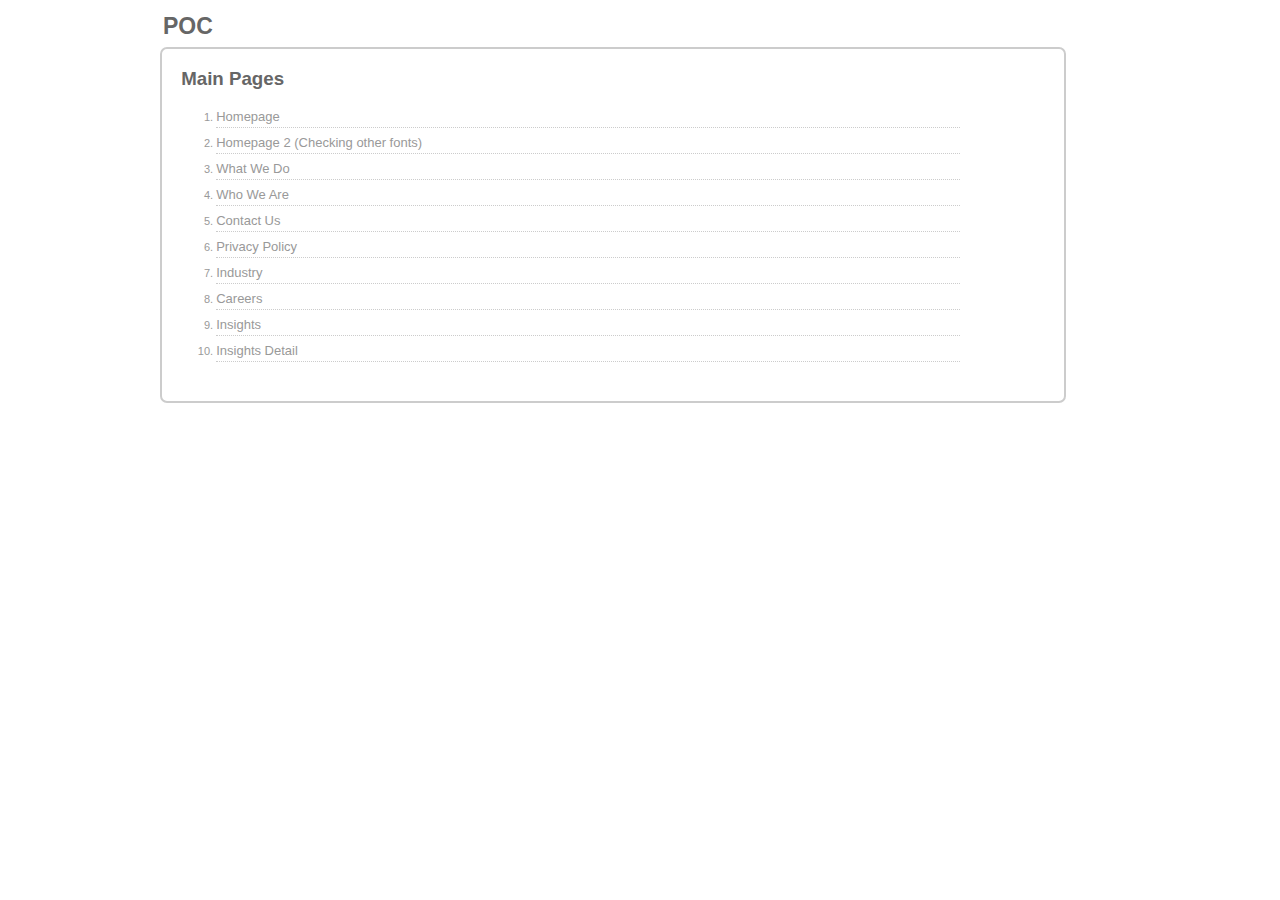
<file: index.html>
<!DOCTYPE html>
<html lang="en">
  <head>
    <meta http-equiv="Content-Type" content="text/html; charset=UTF-8">
    <meta name="viewport" content="width=device-width, initial-scale=1, maximum-scale=1">
    <link rel="icon" type="image/x-icon" href="images/favicon.ico">
    <title>POC</title>
    <style>
      body {
        font-family: Arial, Helvetica, sans-serif;
      }

      .mid_pannel {
        width: 960px;
        margin-right: auto;
        margin-left: auto;
      }

      .pnlleftone {
        float: left;
        width: 100%;
        margin-right: 1%;
      }

      .headingmainaprov {
        width: 100%;
        float: left;
        font-size: 23px;
        text-transform: uppercase;
        color: #666;
        margin: 5px 3px 7px 3px;
        font-weight: bold;
      }

      .panlrittwo {
        float: left;
        width: 49px;
      }

      .pnl_list_main {
        width: 90%;
        float: left;
        border: solid 2px #ccc;
        border-radius: 7px;
        padding: 2%;
      }

      .pnl_list_main ol {
        margin: 0px 3px 20px 35px;
        padding: 0px;
      }

      .pnl_list_main ol li {
        width: 90%;
        font-size: 11px;
        color: #999;
        text-decoration: none;
        margin-bottom: 7px;
        border-bottom: dotted 1px #ccc;
        padding-bottom: 3px;
      }

      .pnl_list_main ol li a {
        font-size: 13px;
        color: #999;
        text-decoration: none;
        width: 100%;
      }

      .pnl_list_main ol li a:hover {
        color: #333;
        text-decoration: underline;
      }

      .pageheading {
        font-size: 14px;
        float: left;
        color: #666;
        margin: 5px 5px 7px 5px;
        width: 100%;
        text-transform: uppercase;
      }

      .pageheading2 {
        font-size: 14px;
        float: left;
        color: #666;
        margin: 9px 5px 7px -29px;
        width: 100%;
        text-transform: uppercase;
      }

      .pageheading3 {
        font-size: 14px;
        float: left;
        color: #666;
        margin: 9px 5px 0px -29px;
        width: 100%;
        text-transform: uppercase;
      }

      h3 {
        color: #666666;
        text-transform: capitalize;
        margin-top: 0;
      }
    </style>
  </head>

  <body>
    <div class="mid_pannel">
      <div class="pnlleftone">
        <div class="headingmainaprov">POC</div>
        <div class="pnl_list_main">

          <h3>Main Pages</h3>
          <ol type="1">
            <li><a href="homepage.html" target="_blank">Homepage</a></li>
            <li><a href="homepage-2.html" target="_blank">Homepage 2 (Checking other fonts)</a></li>
            <li><a href="what-we-do.html" target="_blank">What We Do</a></li>
            <li><a href="who-we-are.html" target="_blank">Who We Are</a></li>
            <li><a href="contact-us.html" target="_blank">Contact Us</a></li>
            <li><a href="privacy-policy.html" target="_blank">Privacy Policy</a></li>
            <li><a href="industry.html" target="_blank">Industry</a></li>
            <li><a href="careers.html" target="_blank">Careers</a></li>
            <li><a href="insights.html" target="_blank">Insights</a></li>
            <li><a href="insights-detail.html" target="_blank">Insights Detail</a></li>
          </ol>
        </div>
      </div>
    </div>
  </body>

</html>
</file>
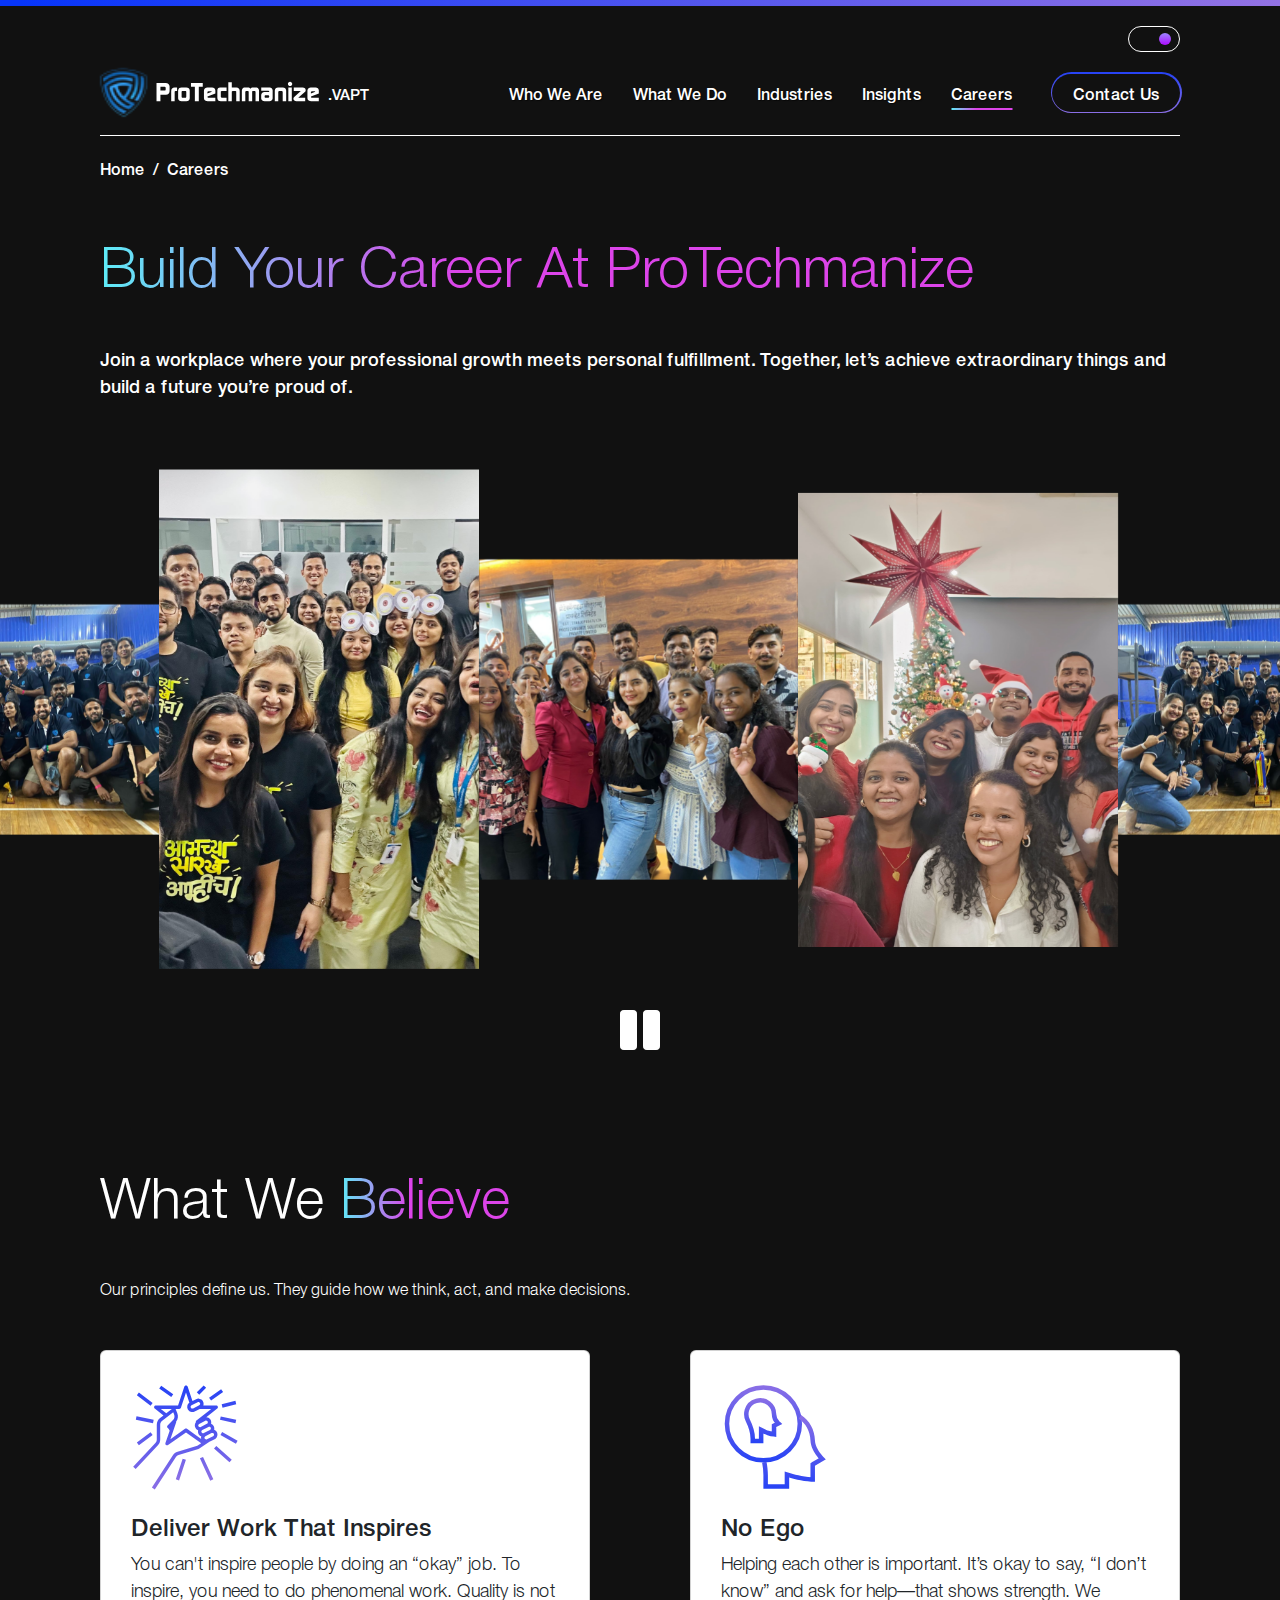
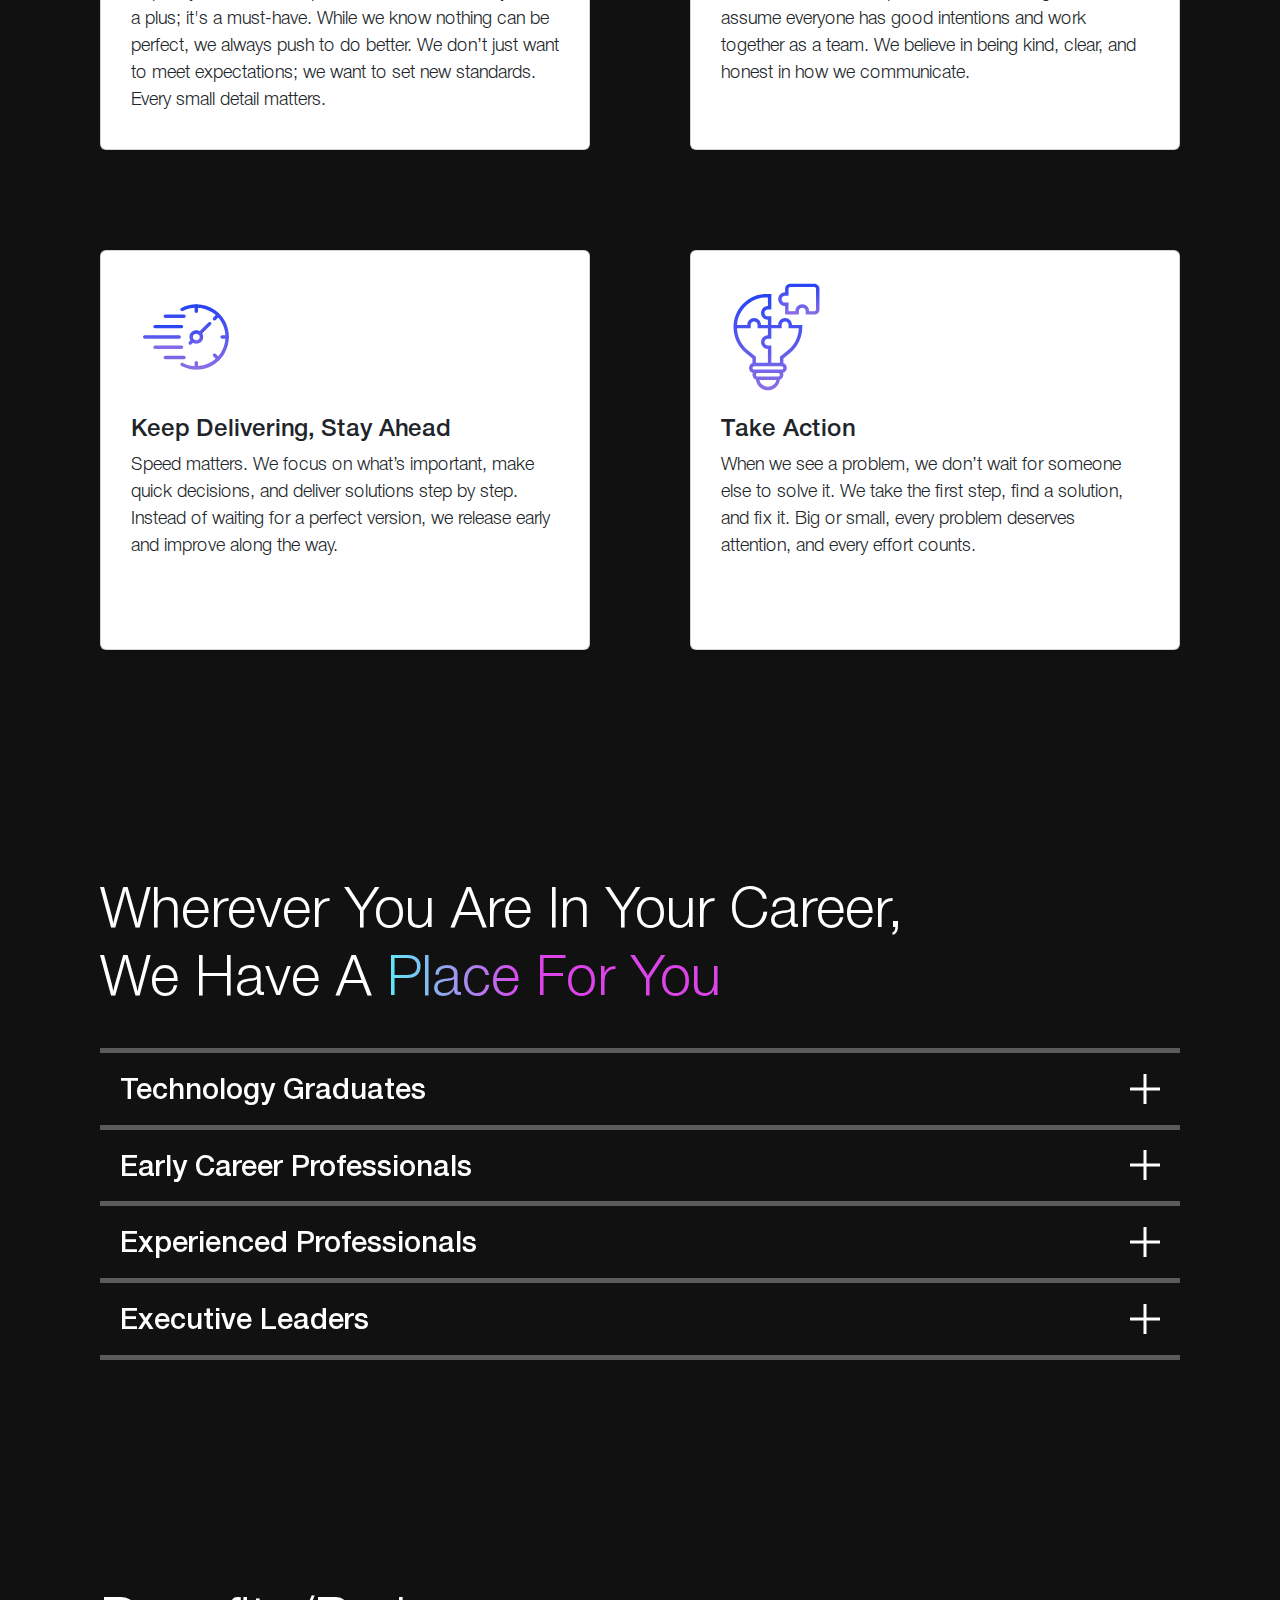
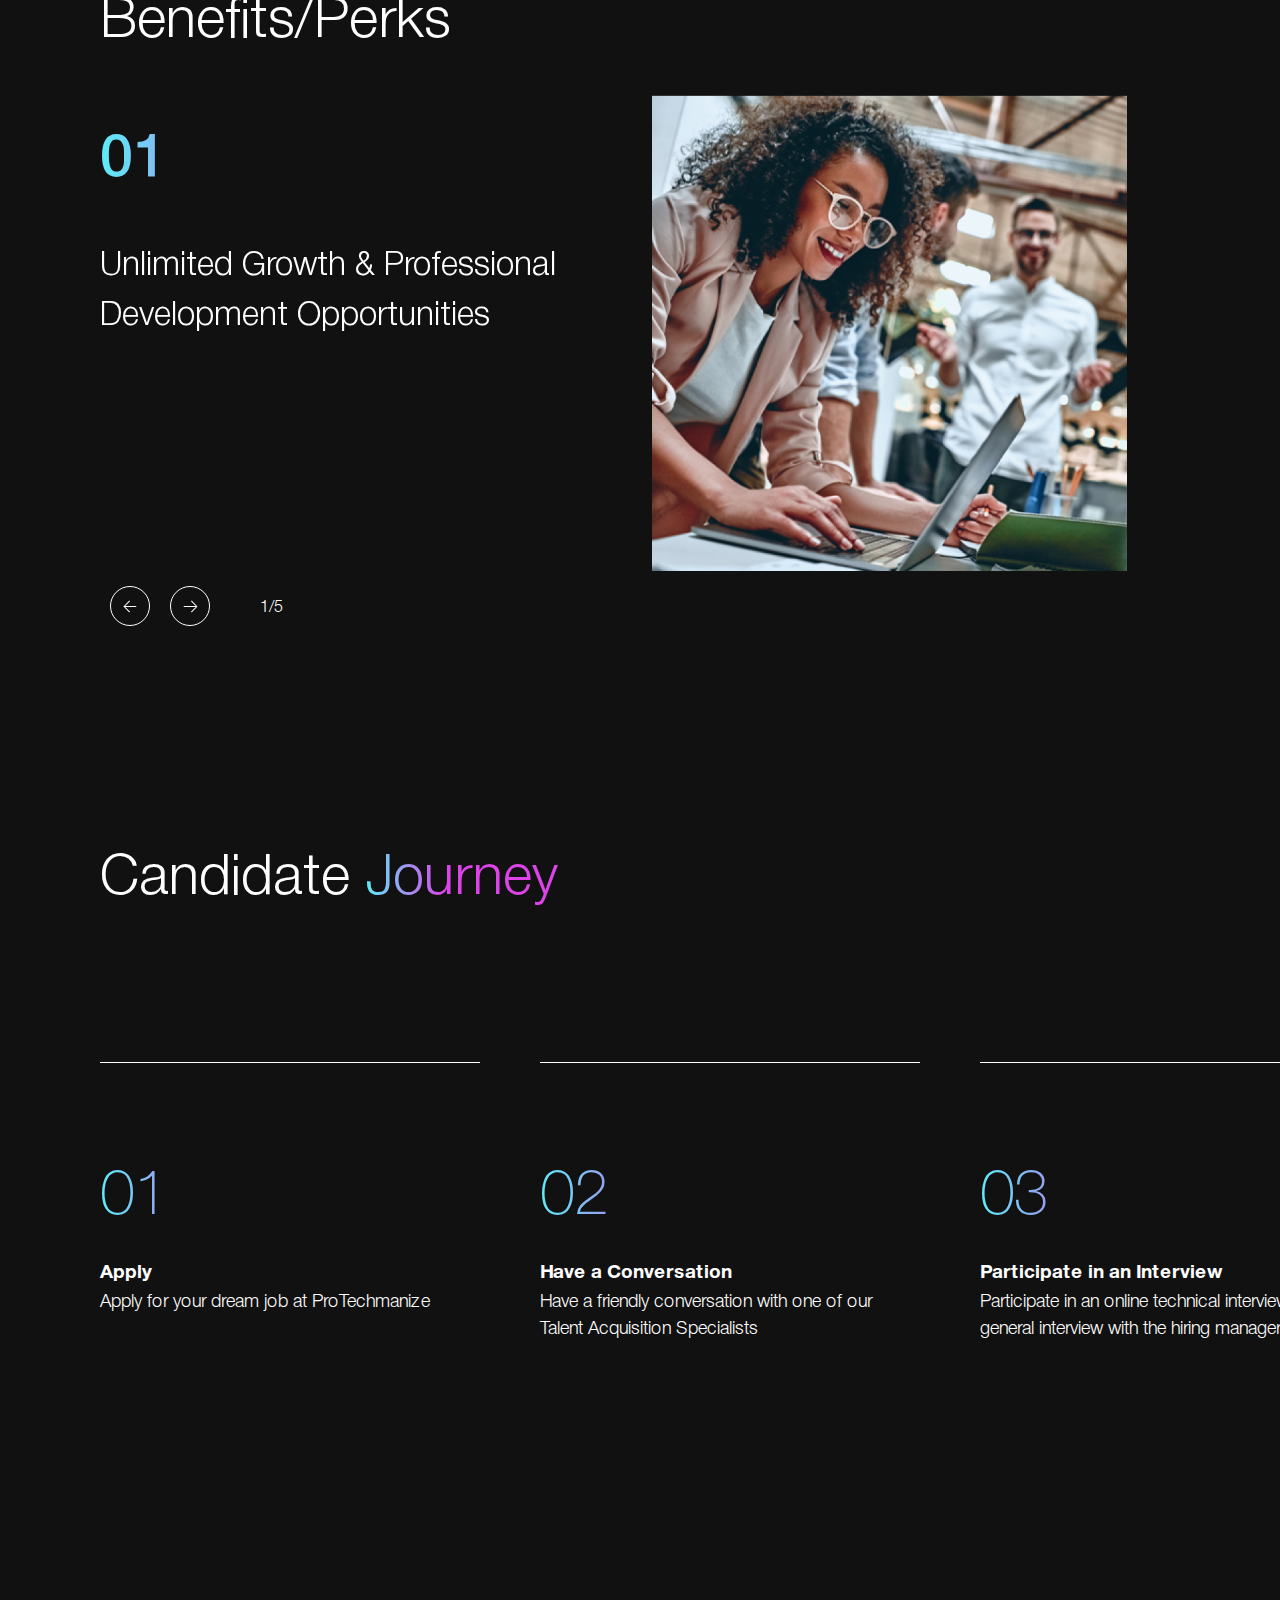
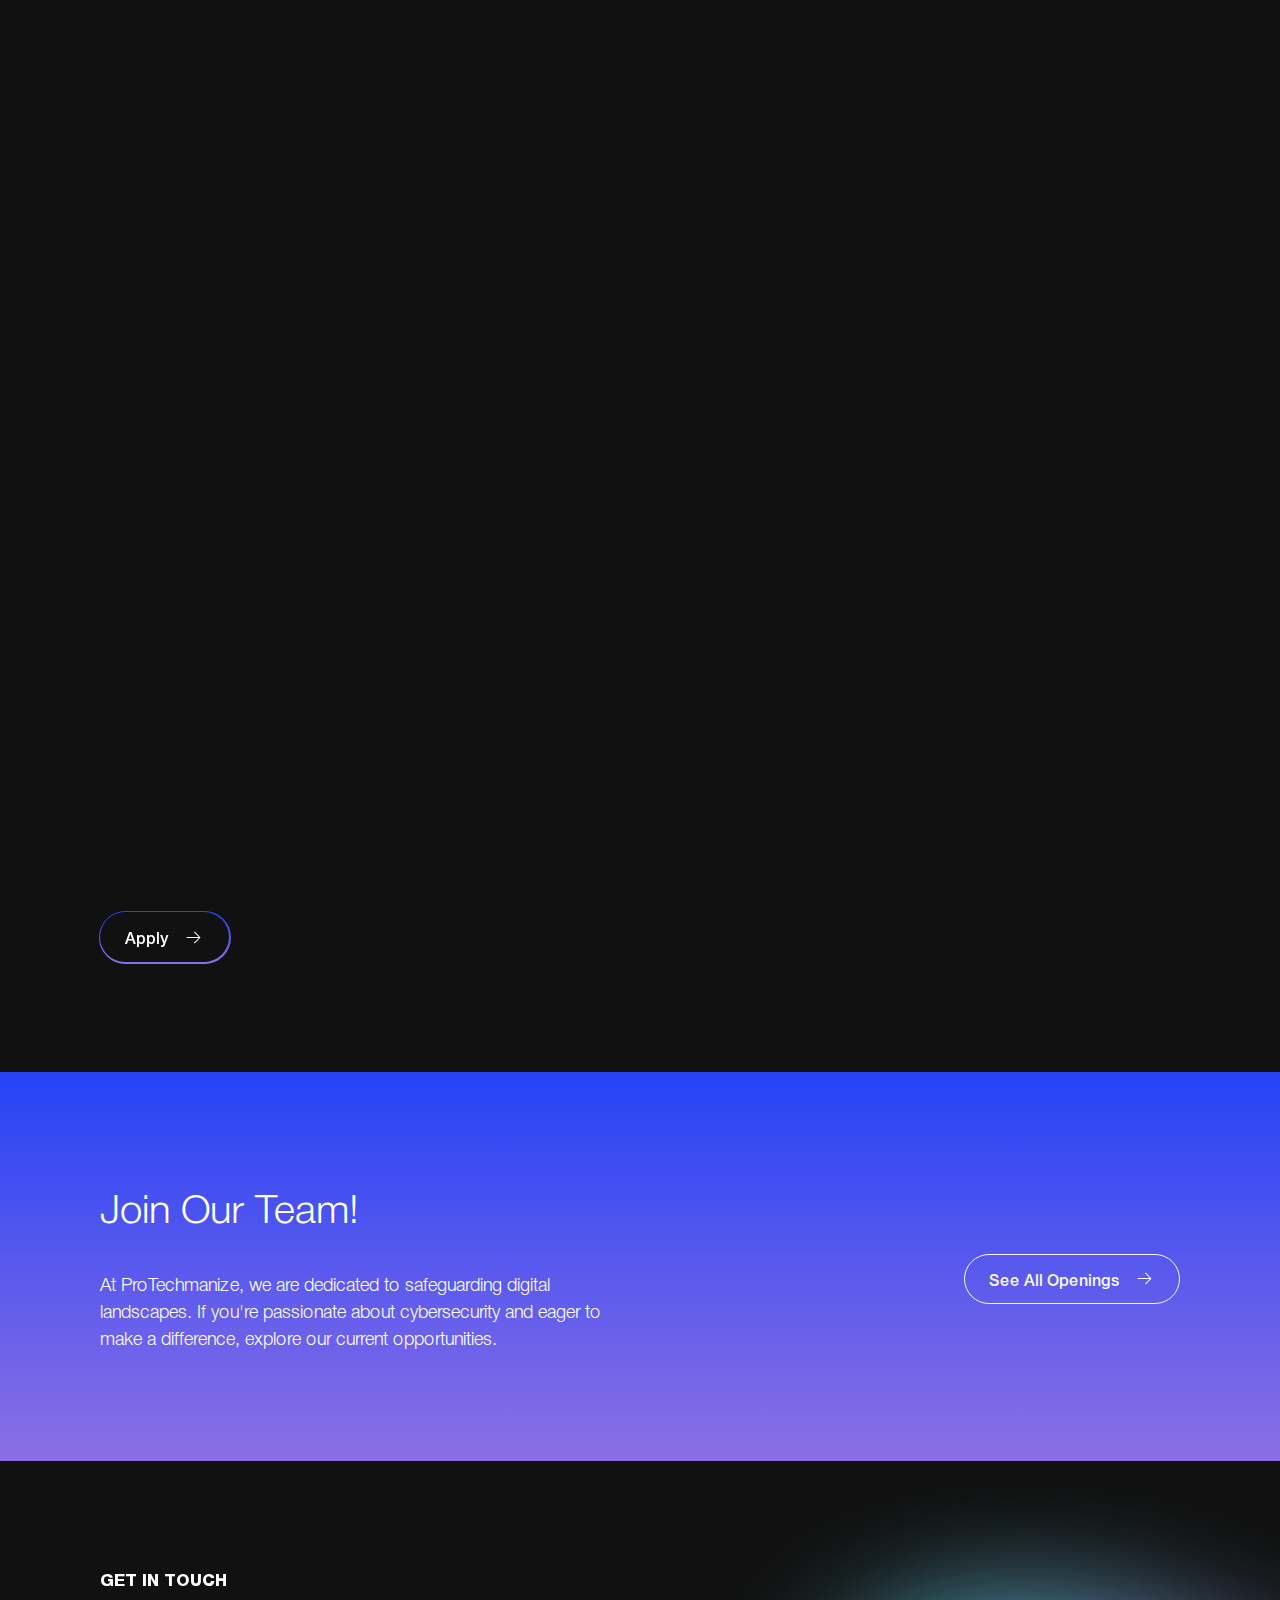
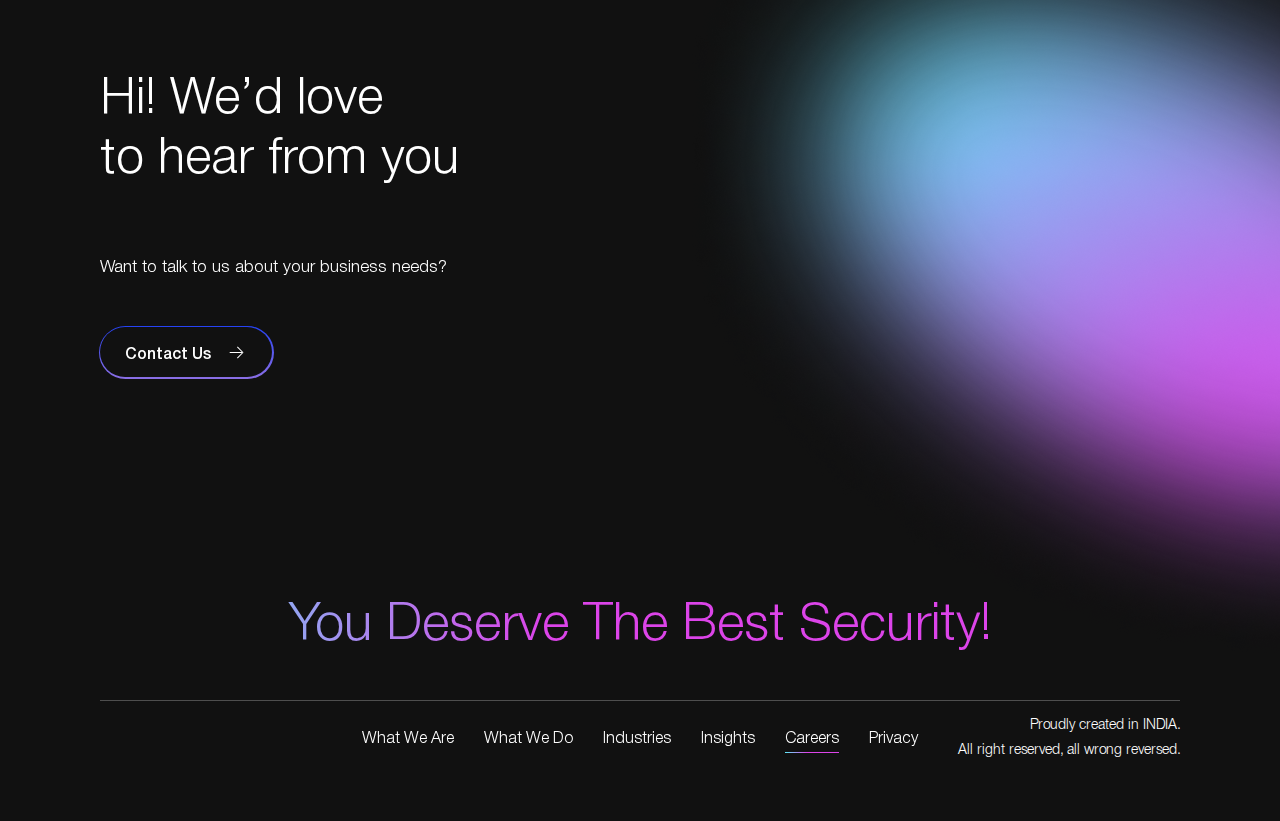
<file: careers.html>
<!DOCTYPE html>
<html lang="en" data-theme="dark">

<head>
  <meta charset="utf-8">
  <meta http-equiv="X-UA-Compatible" content="IE=edge">
  <meta name="viewport" content="width=device-width, initial-scale=1, maximum-scale=1">
  <link rel="shortcut icon" href="#">
  <title>ProTechmanize</title>
  <link rel="stylesheet" href="css/bootstrap.min.css">
  <link rel="stylesheet" href="css/owl.carousel.min.css">
  <link rel="stylesheet" href="css/owl.theme.default.min.css">
  <link rel="stylesheet" href="css/style.css">
  <script src="js/onload.js"></script>
</head>

<body>
  <!-- header -->
  <div class="header__wrap">
    <div class="header-line"></div>
    <div class="container-fluid">
      <!-- header top -->
      <div class="header__top">
        <!-- <div class="input-group search-group">
          <img src="images/icons/search-normal.svg" class="img-fluid" alt="" loading="lazy">
          <input type="text" class="form-control" placeholder="Search...">
          <button class="btn p-1" id="close-search-grp"><img src="images/icons/cross.svg" class="img-fluid"
              alt=""></button>
        </div>
        <div class="input-group country-select">
          <img src="images/icons/global.svg" class="img-fluid" alt="" loading="lazy">
          <select class="form-select">
            <option disabled>Country</option>
            <option value="1" selected>India</option>
            <option value="2">Australia</option>
            <option value="2">Africa</option>
          </select>
        </div> -->
        <label class="theme-switch">
          <input type="checkbox" hidden>
          <span class="slider"></span>
        </label>
      </div>
      <!-- /header top -->
      <!-- main header -->
      <header class="header">
        <nav class="navbar navbar-expand-lg navbar-dark">
          <div class="logo navbar-brand">
            <a href="homepage.html" class="d-block">
              <img src="images/logo/main-logo.svg" class="img-fluid dark-theme-logo" alt="" loading="eager">
              <img src="images/logo/main-logo-light.svg" class="img-fluid light-theme-logo" alt="" loading="eager">
            </a>
            <div class="logo-text">
              <span>
                .VAPT <br>
                .Network Security <br>
                .Cloud Security <br>
                .GRC <br>
                .SOC <br>
                .VAPT <br>
              </span>
            </div>
          </div>
          <div class="header__actions">
            <!-- <button class="btn p-1" id="search-btn"><img src="images/icons/search-normal.svg" class="img-fluid" alt=""
                loading="lazy"></button> -->
            <button class="navbar-toggler" type="button" data-bs-toggle="collapse" data-bs-target="#navbarNav"
              aria-controls="navbarNav" aria-expanded="false" aria-label="Toggle navigation">
              <span class="bar"></span>
              <span class="bar"></span>
              <span class="bar"></span>
            </button>
            <div class="search-box">
              <input type="text" class="form-control" placeholder="Search Here....">
              <button class="btn p-1" id="close-search-box"><img src="images/icons/cross.svg" class="img-fluid"
                  alt=""></button>
            </div>
          </div>

          <div class="collapse navbar-collapse" id="navbarNav">
            <div class="navbar-collapse__content">
              <ul class="navbar-nav">
                <li class="nav-item">
                  <a class="nav-link" href="who-we-are.html">Who We Are</a>
                </li>
                <li class="nav-item">
                  <a class="nav-link" href="what-we-do.html">What We Do</a>
                </li>
                <li class="nav-item">
                  <a class="nav-link" href="industry.html">Industries</a>
                </li>
                <li class="nav-item">
                  <a class="nav-link" href="insights.html">Insights</a>
                </li>
                <li class="nav-item">
                  <a class="nav-link active" href="careers.html">Careers</a>
                </li>
              </ul>
              <div class="contact-us">
                <a href="contact-us.html" class="btn btn-link">Contact Us</a>
              </div>
            </div>
            <div class="mobile-only-action">
              <!-- <div class="input-group country-select">
                <img src="images/icons/global.svg" class="img-fluid" alt="" loading="lazy">
                <select class="form-select">
                  <option disabled>Country</option>
                  <option value="1" selected>India</option>
                </select>
              </div> -->
              <div></div>
              <label class="theme-switch-2">
                <input type="checkbox" hidden>
                <span class="slider"></span>
              </label>
            </div>
          </div>
        </nav>
      </header>
      <!-- /main header -->
    </div>
  </div>

  <!-- careers -->
  <div class="careers">
    <!-- breadcrumb -->
    <div class="container-fluid">
      <nav aria-label="breadcrumb">
        <ol class="breadcrumb">
          <li class="breadcrumb-item"><a href="homepage.html">Home</a></li>
          <li class="breadcrumb-item active" aria-current="page">Careers</li>
        </ol>
      </nav>
    </div>

    <!-- inner-page-banner -->
    <section class="inner-page-banner">
      <div class="container-fluid">
        <div class="inner-page-banner__top">
          <h2 class="inner-page-title mb-5"><span>Build Your Career At ProTechmanize</span>
          </h2>
          <p>Join a workplace where your professional growth meets personal fulfillment. Together, let’s achieve
            extraordinary things and build a future you’re proud of.</p>
        </div>
      </div>
      <div class="career-banner-carosuel owl-carousel owl-theme">
        <div class="item">
          <img src="images/banner/carosuel/career-banner-1.png" class="img-fluid" alt="">
        </div>
        <div class="item">
          <img src="images/banner/carosuel/career-banner-2.png" class="img-fluid" alt="">
        </div>
        <div class="item">
          <img src="images/banner/carosuel/career-banner-3.png" class="img-fluid" alt="">
        </div>
        <div class="item">
          <img src="images/banner/carosuel/career-banner-4.png" class="img-fluid" alt="">
        </div>
      </div>
      <div class="career-banner-carosuel__actions">
        <button class="btn" id="playpausebtn"><img src="images/icons/pause.svg" class="img-fluid" alt=""></button>
      </div>
    </section>

    <!-- what-we-believe -->
    <section class="what-we-believe">
      <div class="container-fluid">
        <h2 class="inner-page-title mb-5">What We <span>Believe</span>
        </h2>
        <p>Our principles define us. They guide how we think, act, and make decisions.</p>
        <ul class="list-unstyled mb-0">
          <li>
            <div class="card">
              <div class="card-body">
                <img src="images/careers/inspire.svg" class="img-fluid" alt="" loading="lazy">
                <h4>Deliver Work That Inspires</h4>
                <p>You can't inspire people by doing an “okay” job. To inspire, you need to do phenomenal work. Quality
                  is not a plus; it's a must-have. While we know nothing can be perfect, we always push to do better. We
                  don’t just want to meet expectations; we want to set new standards. Every small detail matters.</p>
              </div>
            </div>
          </li>
          <li>
            <div class="card">
              <div class="card-body">
                <img src="images/careers/no-ego.svg" class="img-fluid" alt="" loading="lazy">
                <h4>No Ego</h4>
                <p>Helping each other is important. It’s okay to say, “I don’t know” and ask for help—that shows
                  strength. We assume everyone has good intentions and work together as a team. We believe in being
                  kind, clear, and honest in how we communicate.</p>
              </div>
            </div>
          </li>
          <li>
            <div class="card">
              <div class="card-body">
                <img src="images/careers/stay-ahead.svg" class="img-fluid" alt="" loading="lazy">
                <h4>Keep Delivering, Stay Ahead</h4>
                <p>Speed matters. We focus on what’s important, make quick decisions, and deliver solutions step by
                  step. Instead of waiting for a perfect version, we release early and improve along the way.</p>
              </div>
            </div>
          </li>
          <li>
            <div class="card">
              <div class="card-body">
                <img src="images/careers/take-action.svg" class="img-fluid" alt="" loading="lazy">
                <h4>Take Action</h4>
                <p>When we see a problem, we don’t wait for someone else to solve it. We take the first step, find a
                  solution, and fix it. Big or small, every problem deserves attention, and every effort counts.</p>
              </div>
            </div>
          </li>
        </ul>
      </div>
    </section>

    <!-- place-for-you -->
    <section class="place-for-you">
      <div class="container-fluid">
        <h2 class="inner-page-title mb-5">Wherever You Are in Your Career, <br>We Have a <span>Place for You</span>
        </h2>
        <div class="accordion" id="careersAccordion">
          <div class="accordion-item">
            <h2 class="accordion-header">
              <button class="accordion-button collapsed" type="button" data-bs-toggle="collapse"
                data-bs-target="#technical-graduates" aria-expanded="false">
                Technology Graduates
              </button>
            </h2>
            <div id="technical-graduates" class="accordion-collapse collapse" data-bs-parent="#careersAccordion">
              <div class="accordion-body">
                <div class="row align-items-center">
                  <div class="col-md-8">
                    <p>Start your journey with us! From internships to hands-on projects, this is the perfect place to
                      grow your skills, explore your potential, and kickstart an exciting career in technology.</p>
                  </div>
                  <div class="col-md-4">
                    <div class="img-box">
                      <img src="images/icons/technology-graduates.svg" class="img-fluid" alt="">
                    </div>
                  </div>
                </div>
              </div>
            </div>
          </div>
          <div class="accordion-item">
            <h2 class="accordion-header">
              <button class="accordion-button collapsed" type="button" data-bs-toggle="collapse"
                data-bs-target="#early-career" aria-expanded="false">
                Early Career Professionals
              </button>
            </h2>
            <div id="early-career" class="accordion-collapse collapse" data-bs-parent="#careersAccordion">
              <div class="accordion-body">
                <div class="row align-items-center">
                  <div class="col-md-8">
                    <p>Bring your passion and ideas to the table! Work with cutting-edge technology and help solve
                      meaningful challenges while growing into tomorrow’s leaders.</p>
                  </div>
                  <div class="col-md-4">
                    <div class="img-box">
                      <img src="images/icons/early-professional.svg" class="img-fluid" alt="">
                    </div>
                  </div>
                </div>
              </div>
            </div>
          </div>
          <div class="accordion-item">
            <h2 class="accordion-header">
              <button class="accordion-button collapsed" type="button" data-bs-toggle="collapse"
                data-bs-target="#experienced-professional" aria-expanded="false">
                Experienced Professionals
              </button>
            </h2>
            <div id="experienced-professional" class="accordion-collapse collapse" data-bs-parent="#careersAccordion">
              <div class="accordion-body">
                <div class="row align-items-center">
                  <div class="col-md-8">
                    <p>Your expertise matters. Join our team of innovators to design solutions, drive transformation,
                      and make a lasting impact across industries.</p>
                  </div>
                  <div class="col-md-4">
                    <div class="img-box">
                      <img src="images/icons/expert-professional.svg" class="img-fluid" alt="">
                    </div>
                  </div>
                </div>
              </div>
            </div>
          </div>
          <div class="accordion-item">
            <h2 class="accordion-header">
              <button class="accordion-button collapsed" type="button" data-bs-toggle="collapse"
                data-bs-target="#executive-leaders" aria-expanded="false">
                Executive Leaders
              </button>
            </h2>
            <div id="executive-leaders" class="accordion-collapse collapse" data-bs-parent="#careersAccordion">
              <div class="accordion-body">
                <div class="row align-items-center">
                  <div class="col-md-8">
                    <p>Lead the way with vision and ingenuity. Tackle big challenges, inspire change, and shape the
                      future with us.</p>
                  </div>
                  <div class="col-md-4">
                    <div class="img-box">
                      <img src="images/icons/executive-leaders.svg" class="img-fluid" alt="">
                    </div>
                  </div>
                </div>
              </div>
            </div>
          </div>
        </div>
      </div>
    </section>

    <!-- benifits-perks -->
    <section class="benifits-perks">
      <div class="container-fluid">
        <h2 class="inner-page-title mb-5">Benefits/Perks</h2>
        <div class="benifits-perks-carousel owl-carousel owl-theme">
          <div class="item">
            <div class="row">
              <div class="col-md-6">
                <h2>01</h2>
                <p>Unlimited Growth & Professional Development Opportunities</p>
              </div>
              <div class="col-md-6">
                <div class="img-box">
                  <img src="images/careers/growth-opportunities.png" class="img-fluid" alt="">
                </div>
              </div>
            </div>
          </div>
          <div class="item">
            <div class="row">
              <div class="col-md-6">
                <h2>02</h2>
                <p>Challenging & Exciting Projects</p>
              </div>
              <div class="col-md-6">
                <div class="img-box">
                  <img src="images/careers/challenging-projects.png" class="img-fluid" alt="">
                </div>
              </div>
            </div>
          </div>
          <div class="item">
            <div class="row">
              <div class="col-md-6">
                <h2>03</h2>
                <p>Competitive Salary & Comprehensive Benefits Package</p>
              </div>
              <div class="col-md-6">
                <div class="img-box">
                  <img src="images/careers/salary-package.png" class="img-fluid" alt="">
                </div>
              </div>
            </div>
          </div>
          <div class="item">
            <div class="row">
              <div class="col-md-6">
                <h2>04</h2>
                <p>Flexibility - Work From the Office or Remotely</p>
              </div>
              <div class="col-md-6">
                <div class="img-box">
                  <img src="images/careers/flexibility.png" class="img-fluid" alt="">
                </div>
              </div>
            </div>
          </div>
          <div class="item">
            <div class="row">
              <div class="col-md-6">
                <h2>05</h2>
                <p>Collaborate with Friendly & Skilled Colleagues From All Over the World</p>
              </div>
              <div class="col-md-6">
                <div class="img-box">
                  <img src="images/careers/collaborate-with-friend.png" class="img-fluid" alt="">
                </div>
              </div>
            </div>
          </div>
        </div>
        <div class="benifits-perks-carousel__counter"></div>
      </div>
    </section>

    <!-- candidate-journey -->
    <section class="candidate-journey">
      <div class="container-fluid candidate-journey-title">
        <h2 class="inner-page-title mb-5">Candidate <span>Journey</span></h2>
      </div>
      <div class="pinned-scroll" id="pinned-section">
        <div class="horizontal-scroll">
          <div class="content" id="scroll-container">
            <div class="candidate-journey__content">
              <h3>01</h3>
              <span>Apply</span>
              <p>Apply for your dream job at ProTechmanize</p>
            </div>
            <div class="candidate-journey__content">
              <h3>02</h3>
              <span>Have a Conversation</span>
              <p>Have a friendly conversation with one of our Talent Acquisition Specialists</p>
            </div>
            <div class="candidate-journey__content">
              <h3>03</h3>
              <span>Participate in an Interview</span>
              <p>Participate in an online technical interview and general interview with the hiring manager</p>
            </div>
            <div class="candidate-journey__content">
              <h3>04</h3>
              <span>Receive an Offer</span>
              <p>If you pass the interviews receive an offer</p>
            </div>
            <div class="candidate-journey__content">
              <h3>05</h3>
              <span>Welcome Aboard</span>
              <p>Accept our offer and join our team, welcome aboard</p>
            </div>
          </div>
        </div>
      </div>
      <div class="container-fluid apply-container">
        <a href="javascript:void(0);" class="btn btn-link">Apply <img src="images/icons/long-arrow-right.svg"
            alt="" loading="lazy"></a>
      </div>
    </section>

    <!-- join-our-team -->
    <section class="join-our-team">
      <div class="container-fluid">
        <div class="join-our-team__content">
          <div>
            <h2>Join Our Team!</h2>
            <p>At ProTechmanize, we are dedicated to safeguarding digital landscapes. If you're passionate about
              cybersecurity and eager to make a difference, explore our current opportunities.</p>
          </div>
          <button class="btn btn-outline-light mt-4">See All Openings <img src="images/icons/long-arrow-right.svg"
              alt="" loading="lazy"></button>
        </div>
      </div>
    </section>

    <!-- get-in-touch -->
    <section class="get-in-touch">
      <div class="container-fluid">
        <div class="get-in-touch__content">
          <h5>GET IN TOUCH</h5>
          <h3>Hi! We’d love <br>
            to hear from you</h3>
          <p>Want to talk to us about your business needs?</p>
          <a href="contact-us.html" class="btn btn-link">Contact Us <img src="images/icons/long-arrow-right.svg" alt=""
              loading="lazy"></a>
        </div>
      </div>
      <img src="images/get-in-touch-bg.png" class="img-fluid float-img" alt="">
    </section>
  </div>

  <!-- footer -->
  <section class="footer__wrap">
    <div class="container-fluid">
      <h2>You Deserve The Best Security!</h2>
      <footer class="footer">
        <div class="social-links">
          <ul class="navbar-nav">
            <li class="nav-item">
              <a class="nav-link" href="javascript:void(0);">
                <img src="images/social-icon/Twitter.svg" class="img-fluid" alt="" loading="lazy">
              </a>
            </li>
            <li class="nav-item">
              <a class="nav-link" href="javascript:void(0);">
                <img src="images/social-icon/LinkedIn.svg" class="img-fluid" alt="" loading="lazy">
              </a>
            </li>
            <li class="nav-item">
              <a class="nav-link" href="javascript:void(0);">
                <img src="images/social-icon/FB.svg" class="img-fluid" alt="" loading="lazy">
              </a>
            </li>
            <li class="nav-item">
              <a class="nav-link" href="javascript:void(0);">
                <img src="images/social-icon/Insta.svg" class="img-fluid" alt="" loading="lazy">
              </a>
            </li>
          </ul>
        </div>
        <div class="footer__links">
          <ul class="navbar-nav">
            <li class="nav-item">
              <a class="nav-link" href="who-we-are.html">What We Are</a>
            </li>
            <li class="nav-item">
              <a class="nav-link" href="what-we-do.html">What We Do</a>
            </li>
            <li class="nav-item">
              <a class="nav-link" href="industry.html">Industries</a>
            </li>
            <li class="nav-item">
              <a class="nav-link" href="insights.html">Insights</a>
            </li>
            <li class="nav-item">
              <a class="nav-link active" href="careers.html">Careers</a>
            </li>
            <li class="nav-item">
              <a class="nav-link" href="privacy-policy.html">Privacy</a>
            </li>
          </ul>
        </div>
        <div class="copyright">
          Proudly created in INDIA.<br>
          All right reserved, all wrong reversed.
        </div>
      </footer>
    </div>
  </section>

  <script src="js/jquery.min.js"></script>
  <script src="js/owl.carousel.min.js"></script>
  <script src="js/bootstrap.bundle.min.js"></script>
  <script src="js/custom.js"></script>
</body>

</html>
</file>
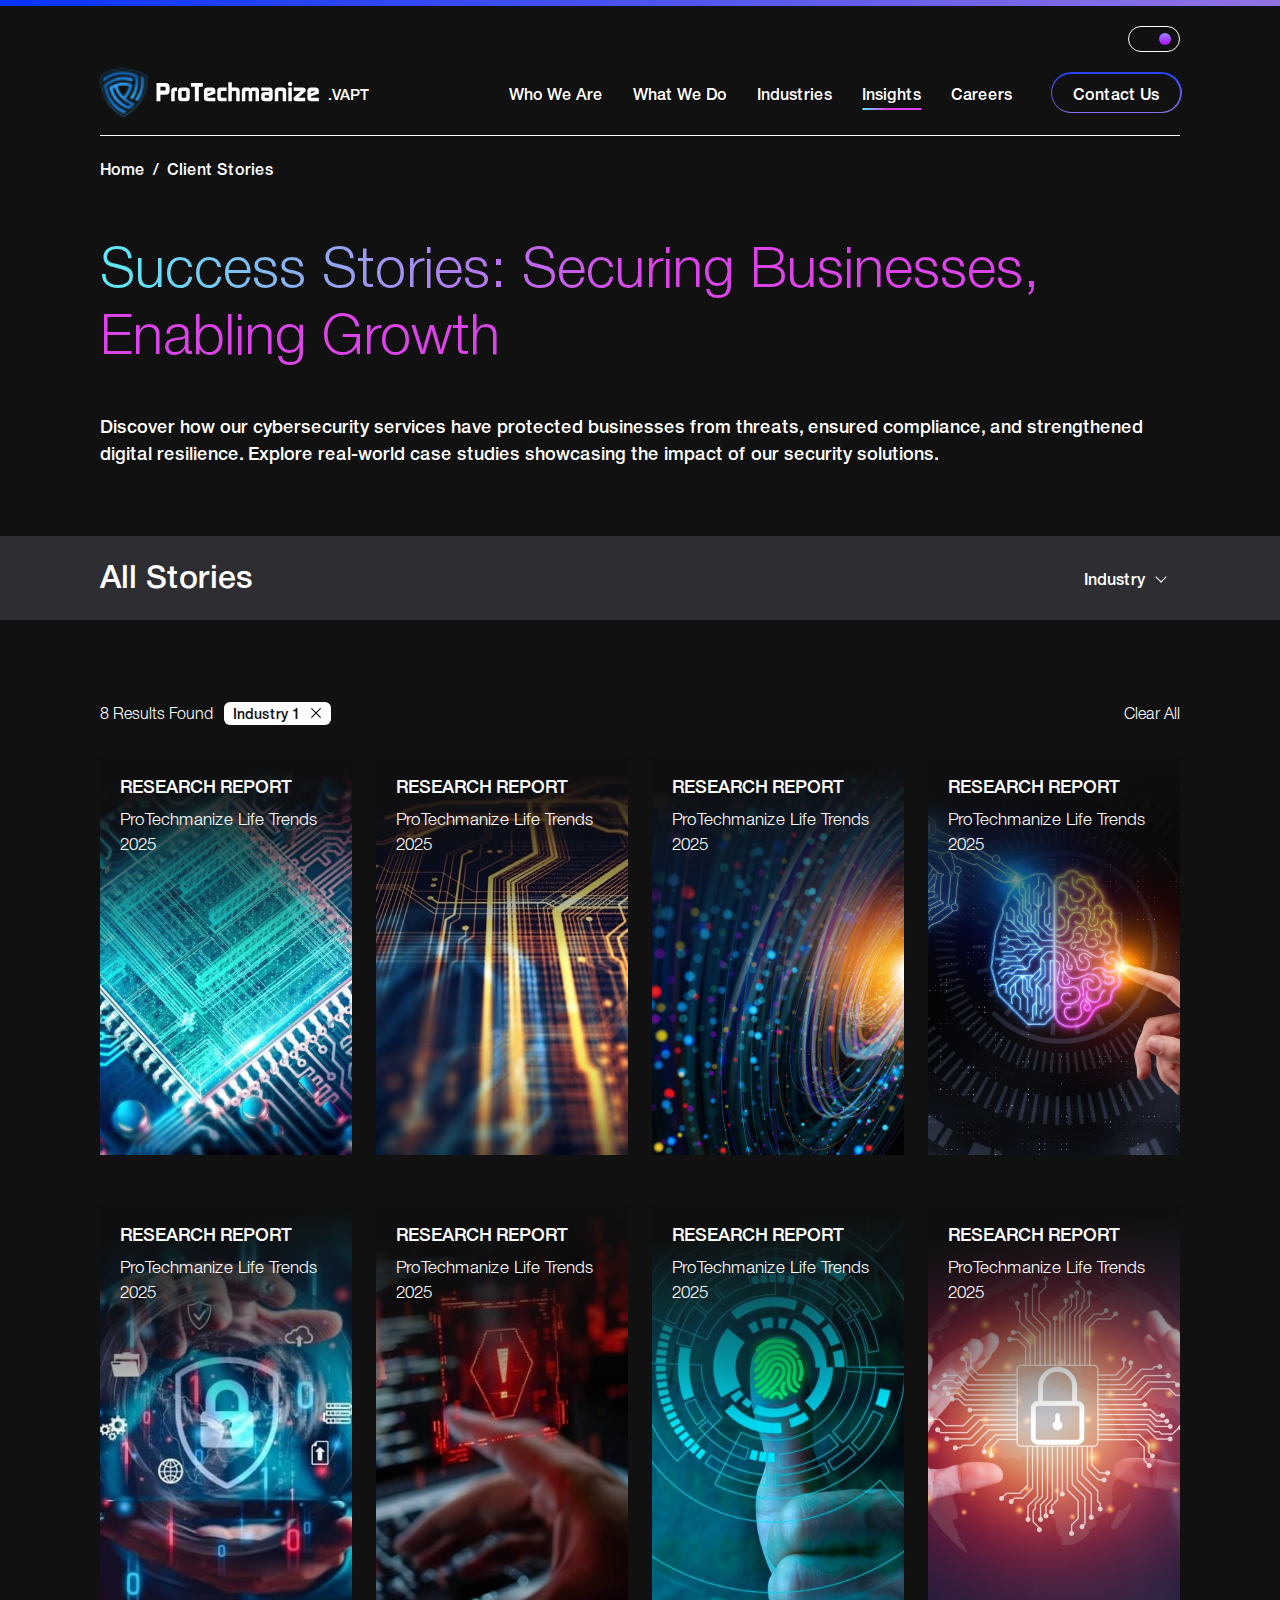
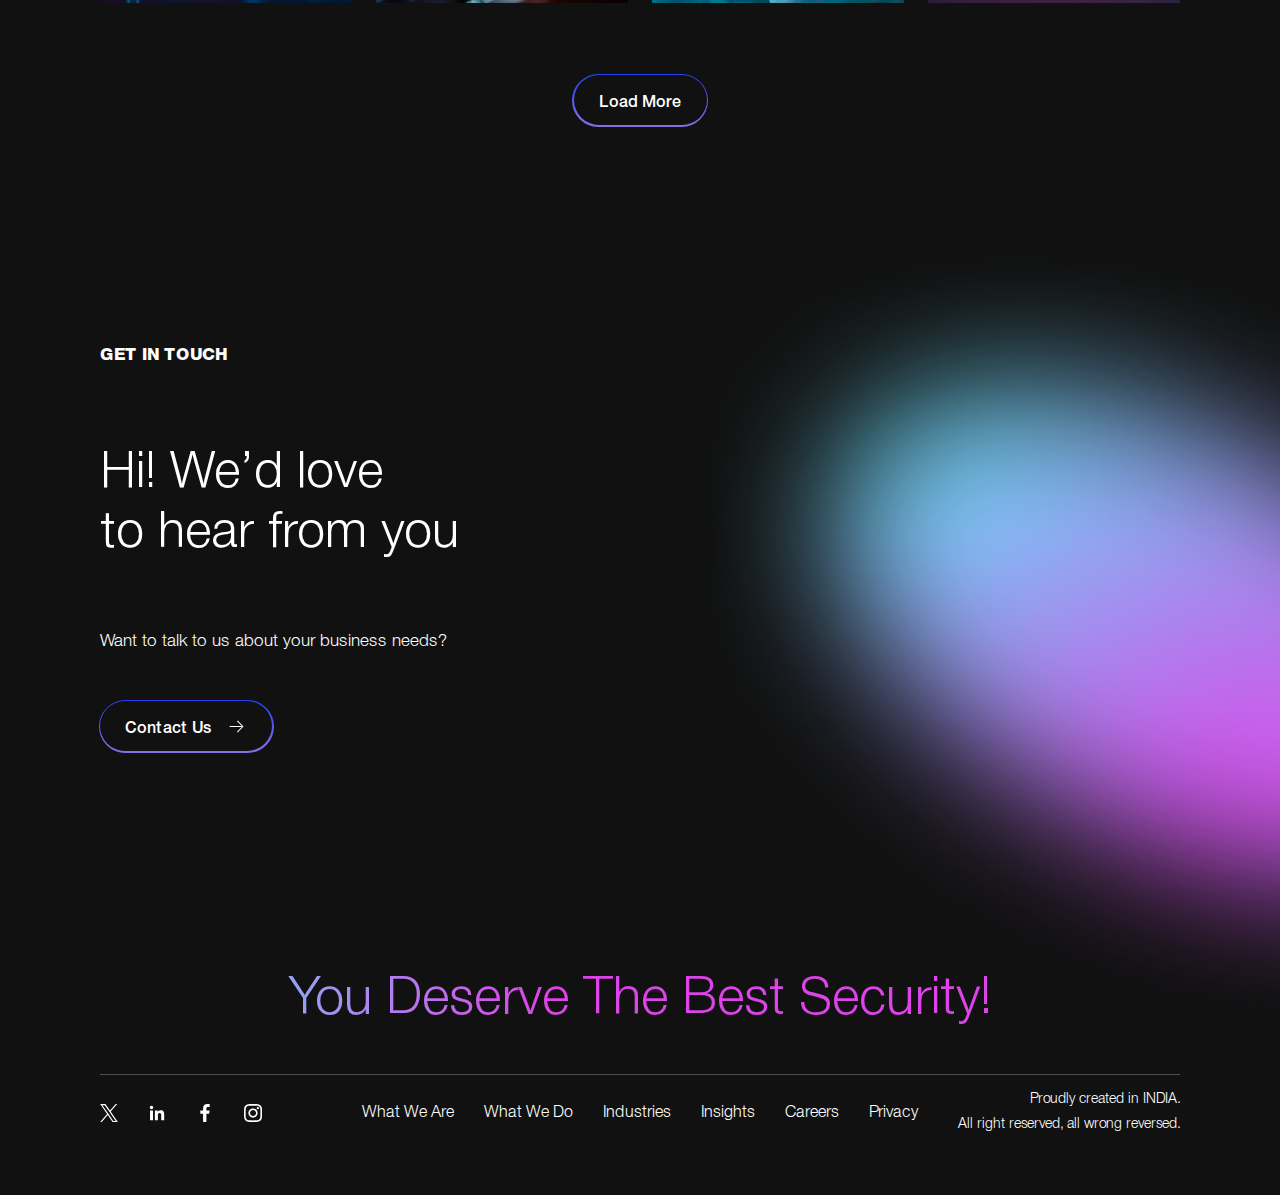
<file: client-stories.html>
<!DOCTYPE html>
<html lang="en" data-theme="dark">

<head>
  <meta charset="utf-8">
  <meta http-equiv="X-UA-Compatible" content="IE=edge">
  <meta name="viewport" content="width=device-width, initial-scale=1, maximum-scale=1">
  <link rel="shortcut icon" href="#">
  <title>ProTechmanize</title>
  <link rel="stylesheet" href="css/bootstrap.min.css">
  <link rel="stylesheet" href="css/owl.carousel.min.css">
  <link rel="stylesheet" href="css/owl.theme.default.min.css">
  <link rel="stylesheet" href="css/style.css">
  <script src="js/onload.js"></script>
</head>

<body>
  <!-- header -->
  <div class="header__wrap">
    <div class="header-line"></div>
    <div class="container-fluid">
      <!-- header top -->
      <div class="header__top">
        <!-- <div class="input-group search-group">
          <img src="images/icons/search-normal.svg" class="img-fluid" alt="" loading="lazy">
          <input type="text" class="form-control" placeholder="Search...">
          <button class="btn p-1" id="close-search-grp"><img src="images/icons/cross.svg" class="img-fluid"
              alt=""></button>
        </div>
        <div class="input-group country-select">
          <img src="images/icons/global.svg" class="img-fluid" alt="" loading="lazy">
          <select class="form-select">
            <option disabled>Country</option>
            <option value="1" selected>India</option>
            <option value="2">Australia</option>
            <option value="2">Africa</option>
          </select>
        </div> -->
        <label class="theme-switch">
          <input type="checkbox" hidden>
          <span class="slider"></span>
        </label>
      </div>
      <!-- /header top -->
      <!-- main header -->
      <header class="header">
        <nav class="navbar navbar-expand-lg navbar-dark">
          <div class="logo navbar-brand">
            <a href="homepage.html" class="d-block">
              <img src="images/logo/main-logo.svg" class="img-fluid dark-theme-logo" alt="" loading="eager">
              <img src="images/logo/main-logo-light.svg" class="img-fluid light-theme-logo" alt="" loading="eager">
            </a>
            <div class="logo-text">
              <span>
                .VAPT <br>
                .Network Security <br>
                .Cloud Security <br>
                .GRC <br>
                .SOC <br>
                .VAPT <br>
              </span>
            </div>
          </div>
          <div class="header__actions">
            <!-- <button class="btn p-1" id="search-btn"><img src="images/icons/search-normal.svg" class="img-fluid" alt=""
                loading="lazy"></button> -->
            <button class="navbar-toggler" type="button" data-bs-toggle="collapse" data-bs-target="#navbarNav"
              aria-controls="navbarNav" aria-expanded="false" aria-label="Toggle navigation">
              <span class="bar"></span>
              <span class="bar"></span>
              <span class="bar"></span>
            </button>
            <div class="search-box">
              <input type="text" class="form-control" placeholder="Search Here....">
              <button class="btn p-1" id="close-search-box"><img src="images/icons/cross.svg" class="img-fluid"
                  alt=""></button>
            </div>
          </div>

          <div class="collapse navbar-collapse" id="navbarNav">
            <div class="navbar-collapse__content">
              <ul class="navbar-nav">
                <li class="nav-item">
                  <a class="nav-link" href="who-we-are.html">Who We Are</a>
                </li>
                <li class="nav-item">
                  <a class="nav-link" href="what-we-do.html">What We Do</a>
                </li>
                <li class="nav-item">
                  <a class="nav-link" href="industry.html">Industries</a>
                </li>
                <li class="nav-item">
                  <a class="nav-link active" href="insights.html">Insights</a>
                </li>
                <li class="nav-item">
                  <a class="nav-link" href="careers.html">Careers</a>
                </li>
              </ul>
              <div class="contact-us">
                <a href="contact-us.html" class="btn btn-link">Contact Us</a>
              </div>
            </div>
            <div class="mobile-only-action">
              <!-- <div class="input-group country-select">
                <img src="images/icons/global.svg" class="img-fluid" alt="" loading="lazy">
                <select class="form-select">
                  <option disabled>Country</option>
                  <option value="1" selected>India</option>
                </select>
              </div> -->
              <div></div>
              <label class="theme-switch-2">
                <input type="checkbox" hidden>
                <span class="slider"></span>
              </label>
            </div>
          </div>
        </nav>
      </header>
      <!-- /main header -->
    </div>
  </div>

  <!-- insights -->
  <div class="insights">
    <!-- breadcrumb -->
    <div class="container-fluid">
      <nav aria-label="breadcrumb">
        <ol class="breadcrumb">
          <li class="breadcrumb-item"><a href="homepage.html">Home</a></li>
          <li class="breadcrumb-item" aria-current="page">Client Stories</li>
        </ol>
      </nav>
    </div>

    <!-- inner-page-banner -->
    <section class="inner-page-banner">
      <div class="container-fluid">
        <div class="inner-page-banner__top">
          <h2 class="inner-page-title mb-5"><span>Success Stories: Securing Businesses, Enabling Growth</span>
          </h2>
          <p>Discover how our cybersecurity services have protected businesses from threats, ensured compliance, and strengthened digital resilience. Explore real-world case studies showcasing the impact of our security solutions.</p>
        </div>
      </div>
    </section>

    <!-- insights-filters -->
    <section class="insights-filters">
      <div class="container-fluid">
        <div class="insights-filters__content">
          <div>
            <h2>All Stories</h2>
            <div class="mobile-only">
              <button class="btn open-filter"><img src="images/icons/filter.svg" class="img-fluid" alt=""></button>
            </div>
          </div>
          <div class="insights-filters__content--btn">
            <div class="insights-filters__content--btn-inner">
              <div class="btn-group">
                <button type="button" class="btn dropdown-toggle" data-bs-toggle="dropdown" data-bs-auto-close="outside"
                  aria-expanded="false">
                  Industry
                </button>
                <ul class="dropdown-menu dropdown-menu-end">
                  <li>
                    <div class="form-check">
                      <input class="form-check-input" type="checkbox" checked value="" id="industry-1">
                      <label class="form-check-label" for="industry-1">
                        Industry 1
                      </label>
                    </div>
                  </li>
                  <li>
                    <div class="form-check">
                      <input class="form-check-input" type="checkbox" value="" id="industry-2">
                      <label class="form-check-label" for="industry-2">
                        Industry 2
                      </label>
                    </div>
                  </li>
                  <li>
                    <div class="form-check">
                      <input class="form-check-input" type="checkbox" value="" id="industry-3">
                      <label class="form-check-label" for="industry-3">
                        Industry 3
                      </label>
                    </div>
                  </li>
                  <li>
                    <div class="form-check">
                      <input class="form-check-input" type="checkbox" value="" id="industry-4">
                      <label class="form-check-label" for="industry-4">
                        Industry 4
                      </label>
                    </div>
                  </li>
                </ul>
              </div>
            </div>
          </div>
        </div>
      </div>
    </section>

    <section class="insights-grid mb-0">
      <div class="container-fluid">
        <div class="insights-grid__results">
          <div class="insights-grid__results--left">
            <span>8 results found</span>
            <ul class="list-unstyled mb-0">
              <li><span class="badge bg-light">Industry 1 <button class="btn"><img src="images/icons/cross.svg" class="img-fluid"
                      alt=""></button></span></li>
            </ul>
          </div>
          <div>
            <a href="javascript:void(0);">Clear All</a>
          </div>
        </div>
        <div class="row">
          <div class="col-lg-3 col-md-4 col-sm-6 mb-5">
            <a href="insights-detail.html">
              <div class="insights-grid__content">
                <img src="images/insights/insights-1.jpg" class="img-fluid" alt="">
                <div class="insights-grid__content--top">
                  <h4>Research report</h4>
                  <span>ProTechmanize Life Trends 2025</span>
                </div>
                <div class="insights-grid__content--bottom">
                  <p>In the gen AI era, securing the digital core is vital to protect data, systems, and trust. By
                    leveraging AI-powered threat detection, encryption, and zero trust frameworks, businesses can
                    prevent threats, ensure resilience, and thrive in a rapidly evolving digital landscape.</p>
                  <div class="text-end">
                    <span>Expand <img src="images/icons/long-arrow-right.svg" class="img-fluid" alt=""></span>
                  </div>
                </div>
              </div>
            </a>
          </div>
          <div class="col-lg-3 col-md-4 col-sm-6 mb-5">
            <a href="insights-detail.html">
              <div class="insights-grid__content">
                <img src="images/insights/insights-2.jpg" class="img-fluid" alt="">
                <div class="insights-grid__content--top">
                  <h4>Research report</h4>
                  <span>ProTechmanize Life Trends 2025</span>
                </div>
                <div class="insights-grid__content--bottom">
                  <p>In the gen AI era, securing the digital core is vital to protect data, systems, and trust. By
                    leveraging AI-powered threat detection, encryption, and zero trust frameworks, businesses can
                    prevent threats, ensure resilience, and thrive in a rapidly evolving digital landscape.</p>
                  <div class="text-end">
                    <span>Expand <img src="images/icons/long-arrow-right.svg" class="img-fluid" alt=""></span>
                  </div>
                </div>
              </div>
            </a>
          </div>
          <div class="col-lg-3 col-md-4 col-sm-6 mb-5">
            <a href="insights-detail.html">
              <div class="insights-grid__content">
                <img src="images/insights/insights-3.jpg" class="img-fluid" alt="">
                <div class="insights-grid__content--top">
                  <h4>Research report</h4>
                  <span>ProTechmanize Life Trends 2025</span>
                </div>
                <div class="insights-grid__content--bottom">
                  <p>In the gen AI era, securing the digital core is vital to protect data, systems, and trust. By
                    leveraging AI-powered threat detection, encryption, and zero trust frameworks, businesses can
                    prevent threats, ensure resilience, and thrive in a rapidly evolving digital landscape.</p>
                  <div class="text-end">
                    <span>Expand <img src="images/icons/long-arrow-right.svg" class="img-fluid" alt=""></span>
                  </div>
                </div>
              </div>
            </a>
          </div>
          <div class="col-lg-3 col-md-4 col-sm-6 mb-5">
            <a href="insights-detail.html">
              <div class="insights-grid__content">
                <img src="images/insights/insights-4.jpg" class="img-fluid" alt="">
                <div class="insights-grid__content--top">
                  <h4>Research report</h4>
                  <span>ProTechmanize Life Trends 2025</span>
                </div>
                <div class="insights-grid__content--bottom">
                  <p>In the gen AI era, securing the digital core is vital to protect data, systems, and trust. By
                    leveraging AI-powered threat detection, encryption, and zero trust frameworks, businesses can
                    prevent threats, ensure resilience, and thrive in a rapidly evolving digital landscape.</p>
                  <div class="text-end">
                    <span>Expand <img src="images/icons/long-arrow-right.svg" class="img-fluid" alt=""></span>
                  </div>
                </div>
              </div>
            </a>
          </div>
          <div class="col-lg-3 col-md-4 col-sm-6 mb-5">
            <a href="insights-detail.html">
              <div class="insights-grid__content">
                <img src="images/insights/insights-5.jpg" class="img-fluid" alt="">
                <div class="insights-grid__content--top">
                  <h4>Research report</h4>
                  <span>ProTechmanize Life Trends 2025</span>
                </div>
                <div class="insights-grid__content--bottom">
                  <p>In the gen AI era, securing the digital core is vital to protect data, systems, and trust. By
                    leveraging AI-powered threat detection, encryption, and zero trust frameworks, businesses can
                    prevent threats, ensure resilience, and thrive in a rapidly evolving digital landscape.</p>
                  <div class="text-end">
                    <span>Expand <img src="images/icons/long-arrow-right.svg" class="img-fluid" alt=""></span>
                  </div>
                </div>
              </div>
            </a>
          </div>
          <div class="col-lg-3 col-md-4 col-sm-6 mb-5">
            <a href="insights-detail.html">
              <div class="insights-grid__content">
                <img src="images/insights/insights-6.jpg" class="img-fluid" alt="">
                <div class="insights-grid__content--top">
                  <h4>Research report</h4>
                  <span>ProTechmanize Life Trends 2025</span>
                </div>
                <div class="insights-grid__content--bottom">
                  <p>In the gen AI era, securing the digital core is vital to protect data, systems, and trust. By
                    leveraging AI-powered threat detection, encryption, and zero trust frameworks, businesses can
                    prevent threats, ensure resilience, and thrive in a rapidly evolving digital landscape.</p>
                  <div class="text-end">
                    <span>Expand <img src="images/icons/long-arrow-right.svg" class="img-fluid" alt=""></span>
                  </div>
                </div>
              </div>
            </a>
          </div>
          <div class="col-lg-3 col-md-4 col-sm-6 mb-5">
            <a href="insights-detail.html">
              <div class="insights-grid__content">
                <img src="images/insights/insights-7.jpg" class="img-fluid" alt="">
                <div class="insights-grid__content--top">
                  <h4>Research report</h4>
                  <span>ProTechmanize Life Trends 2025</span>
                </div>
                <div class="insights-grid__content--bottom">
                  <p>In the gen AI era, securing the digital core is vital to protect data, systems, and trust. By
                    leveraging AI-powered threat detection, encryption, and zero trust frameworks, businesses can
                    prevent threats, ensure resilience, and thrive in a rapidly evolving digital landscape.</p>
                  <div class="text-end">
                    <span>Expand <img src="images/icons/long-arrow-right.svg" class="img-fluid" alt=""></span>
                  </div>
                </div>
              </div>
            </a>
          </div>
          <div class="col-lg-3 col-md-4 col-sm-6 mb-5">
            <a href="insights-detail.html">
              <div class="insights-grid__content">
                <img src="images/insights/insights-8.jpg" class="img-fluid" alt="">
                <div class="insights-grid__content--top">
                  <h4>Research report</h4>
                  <span>ProTechmanize Life Trends 2025</span>
                </div>
                <div class="insights-grid__content--bottom">
                  <p>In the gen AI era, securing the digital core is vital to protect data, systems, and trust. By
                    leveraging AI-powered threat detection, encryption, and zero trust frameworks, businesses can
                    prevent threats, ensure resilience, and thrive in a rapidly evolving digital landscape.</p>
                  <div class="text-end">
                    <span>Expand <img src="images/icons/long-arrow-right.svg" class="img-fluid" alt=""></span>
                  </div>
                </div>
              </div>
            </a>
          </div>
        </div>
        <div class="text-center mt-4">
          <button class="btn btn-link">Load More</button>
        </div>
      </div>
    </section>

    <!-- get-in-touch -->
    <section class="get-in-touch">
      <div class="container-fluid">
        <div class="get-in-touch__content">
          <h5>GET IN TOUCH</h5>
          <h3>Hi! We’d love <br>
            to hear from you</h3>
          <p>Want to talk to us about your business needs?</p>
          <a href="contact-us.html" class="btn btn-link">Contact Us <img src="images/icons/long-arrow-right.svg" alt=""
              loading="lazy"></a>
        </div>
      </div>
      <img src="images/get-in-touch-bg.png" class="img-fluid float-img" alt="">
    </section>
  </div>

  <!-- footer -->
  <section class="footer__wrap">
    <div class="container-fluid">
      <h2>You Deserve The Best Security!</h2>
      <footer class="footer">
        <div class="social-links">
          <ul class="navbar-nav">
            <li class="nav-item">
              <a class="nav-link" href="javascript:void(0);">
                <img src="images/social-icon/Twitter.svg" class="img-fluid" alt="" loading="lazy">
              </a>
            </li>
            <li class="nav-item">
              <a class="nav-link" href="javascript:void(0);">
                <img src="images/social-icon/LinkedIn.svg" class="img-fluid" alt="" loading="lazy">
              </a>
            </li>
            <li class="nav-item">
              <a class="nav-link" href="javascript:void(0);">
                <img src="images/social-icon/FB.svg" class="img-fluid" alt="" loading="lazy">
              </a>
            </li>
            <li class="nav-item">
              <a class="nav-link" href="javascript:void(0);">
                <img src="images/social-icon/Insta.svg" class="img-fluid" alt="" loading="lazy">
              </a>
            </li>
          </ul>
        </div>
        <div class="footer__links">
          <ul class="navbar-nav">
            <li class="nav-item">
              <a class="nav-link" href="who-we-are.html">What We Are</a>
            </li>
            <li class="nav-item">
              <a class="nav-link" href="what-we-do.html">What We Do</a>
            </li>
            <li class="nav-item">
              <a class="nav-link" href="industry.html">Industries</a>
            </li>
            <li class="nav-item">
              <a class="nav-link" href="insights.html">Insights</a>
            </li>
            <li class="nav-item">
              <a class="nav-link" href="careers.html">Careers</a>
            </li>
            <li class="nav-item">
              <a class="nav-link" href="privacy-policy.html">Privacy</a>
            </li>
          </ul>
        </div>
        <div class="copyright">
          Proudly created in INDIA.<br>
          All right reserved, all wrong reversed.
        </div>
      </footer>
    </div>
  </section>

  <script src="js/jquery.min.js"></script>
  <script src="js/owl.carousel.min.js"></script>
  <script src="js/bootstrap.bundle.min.js"></script>
  <script src="js/custom.js"></script>
</body>

</html>
</file>
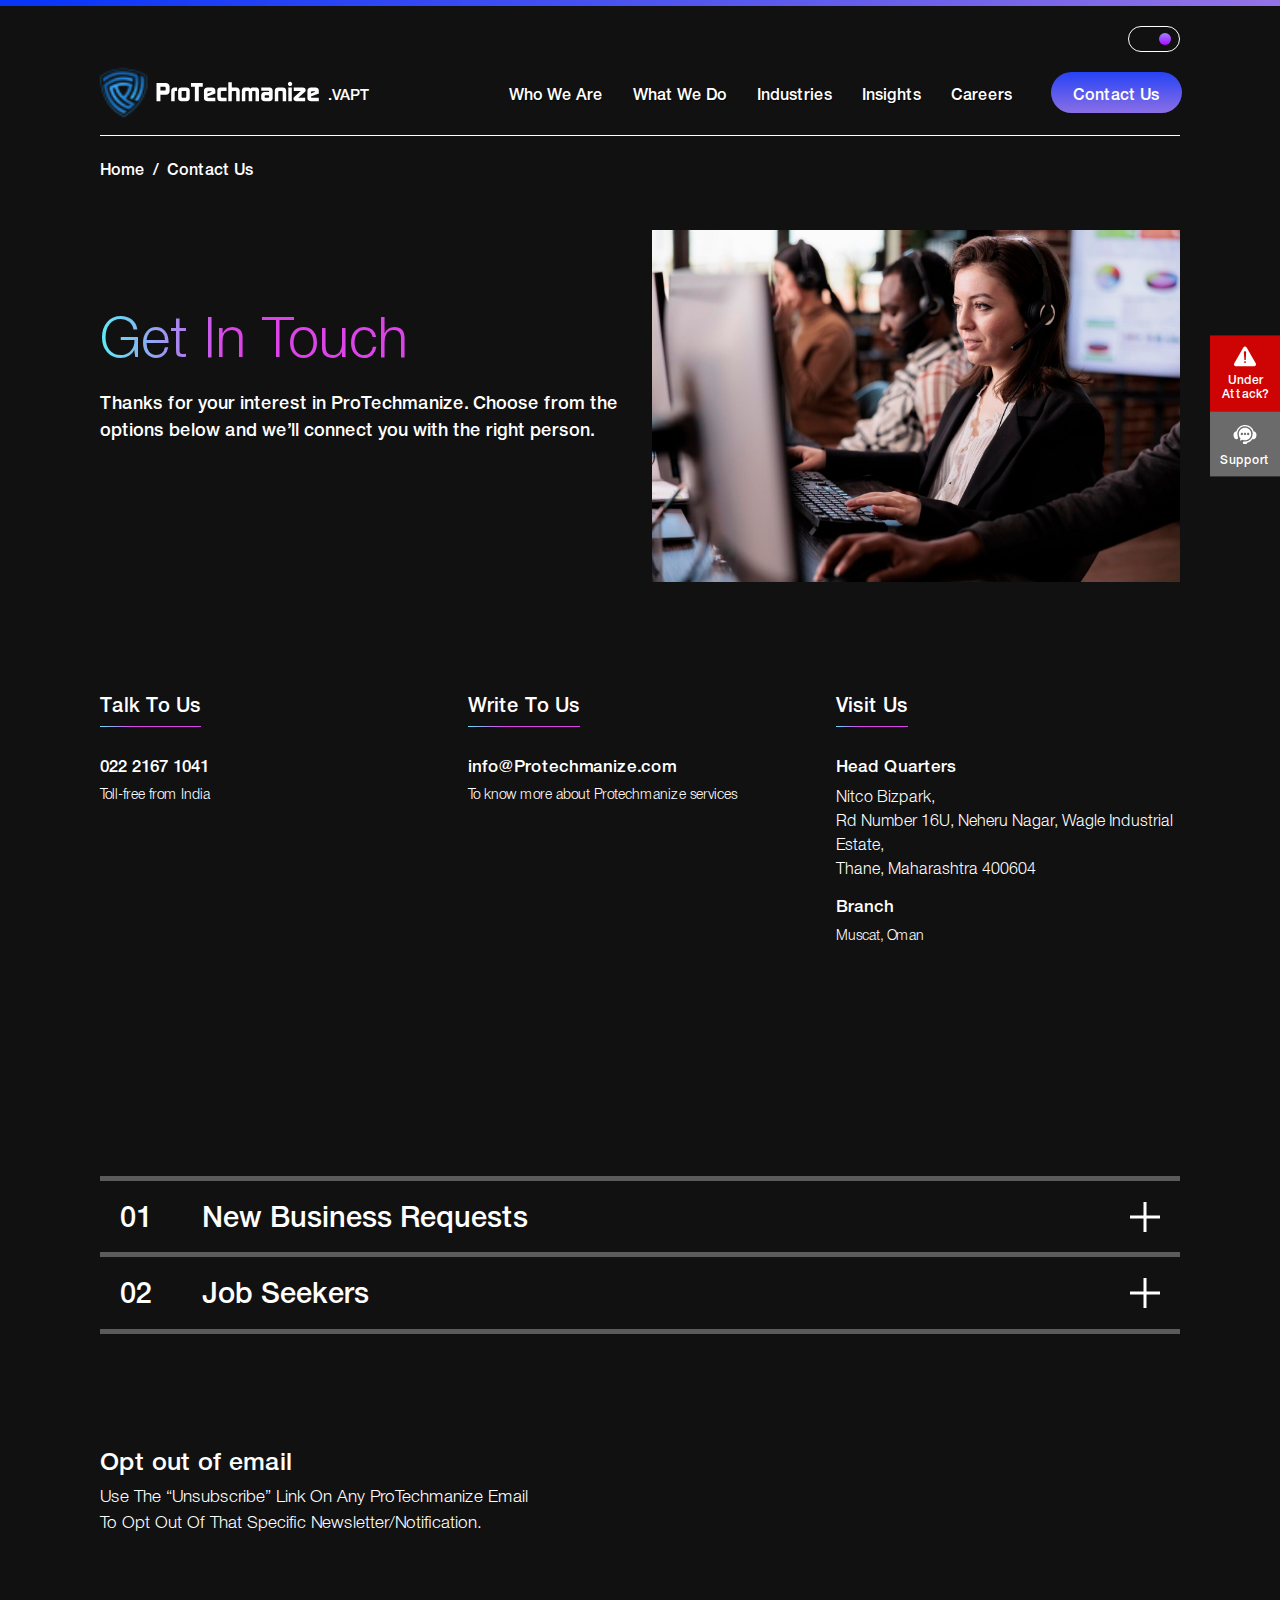
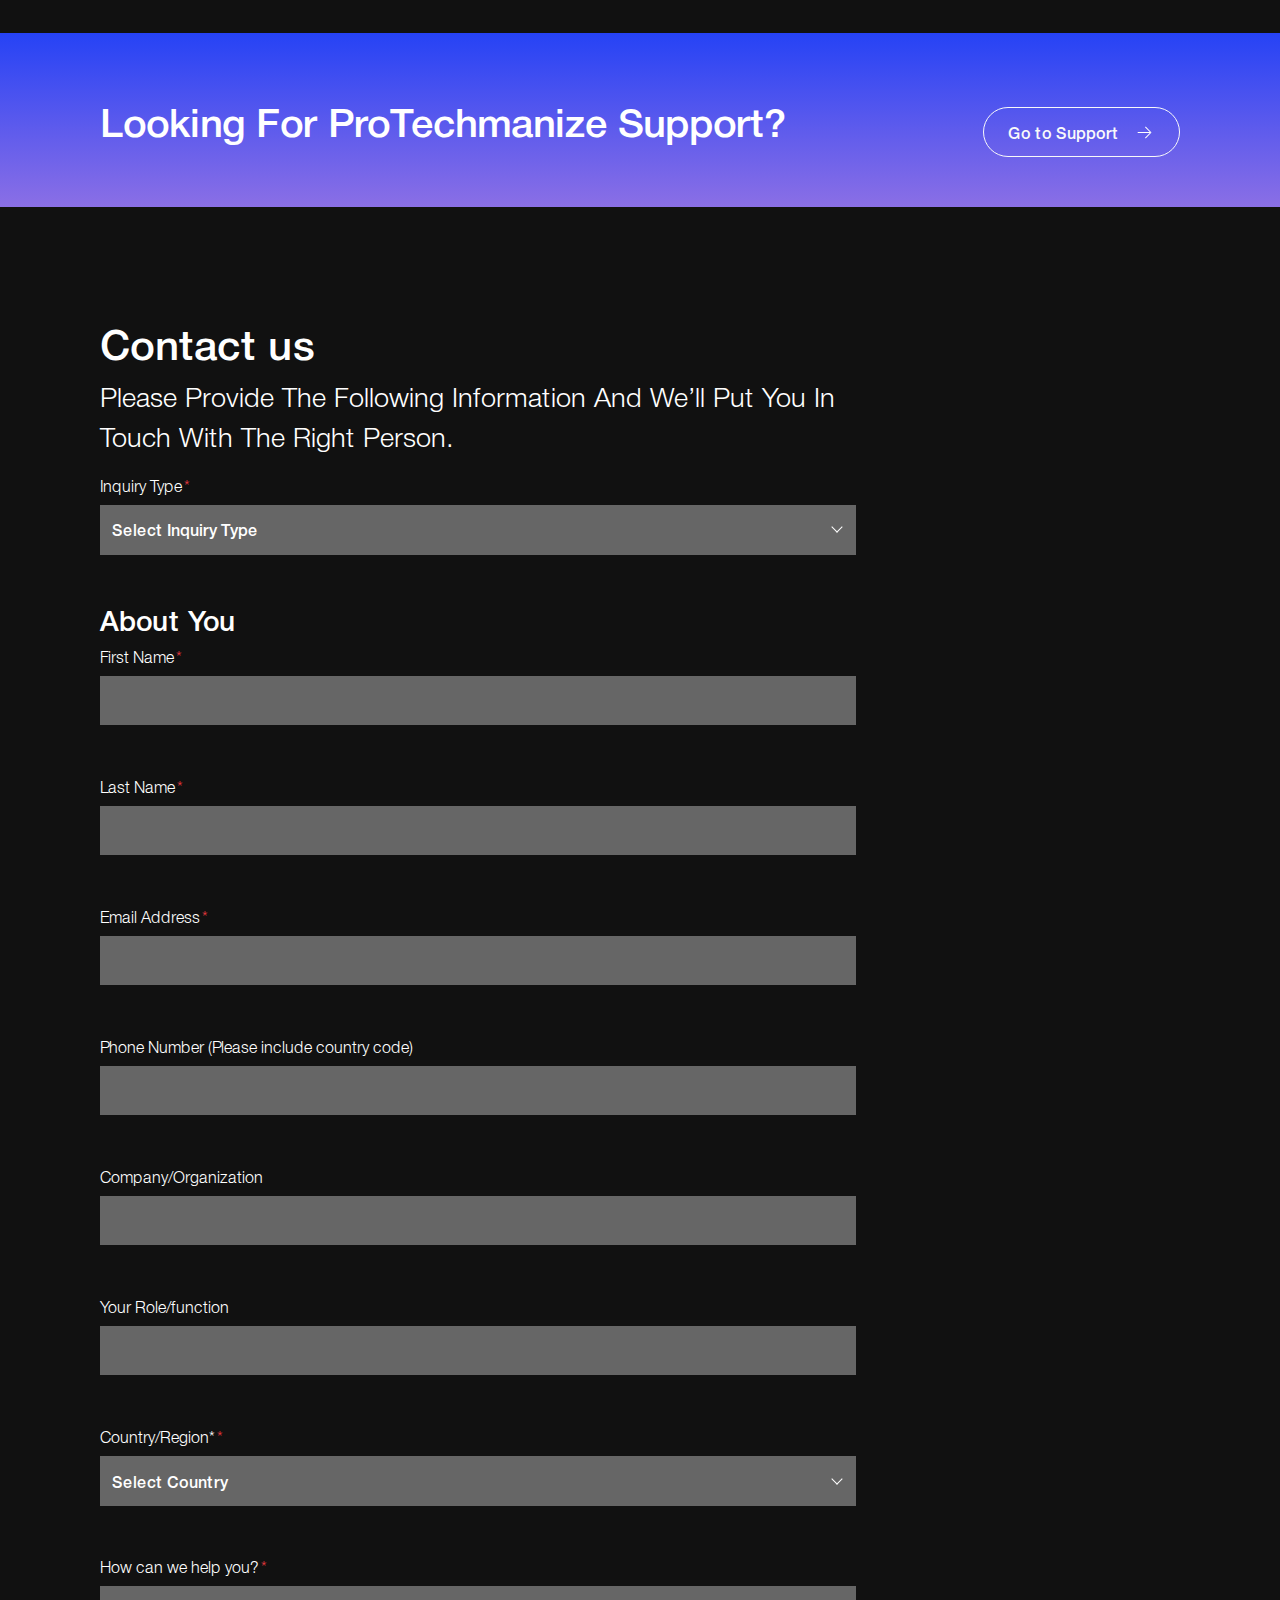
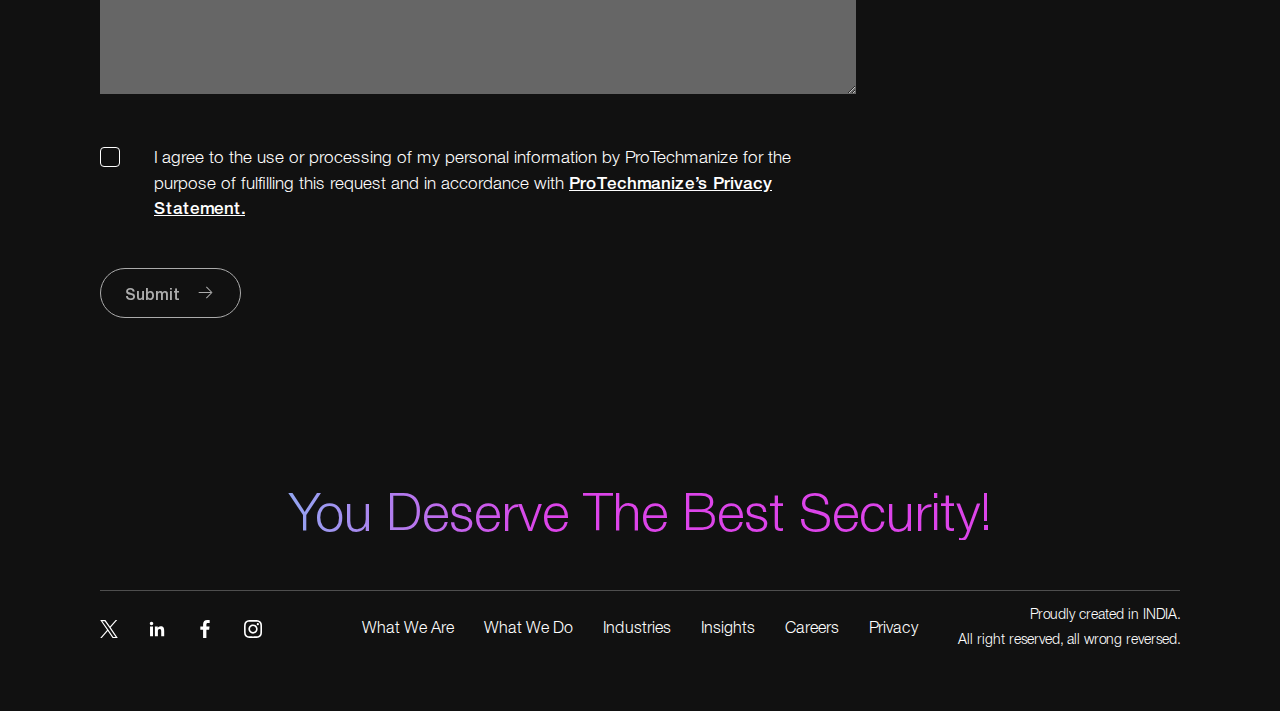
<file: contact-us.html>
<!DOCTYPE html>
<html lang="en" data-theme="dark">

<head>
  <meta charset="utf-8">
  <meta http-equiv="X-UA-Compatible" content="IE=edge">
  <meta name="viewport" content="width=device-width, initial-scale=1, maximum-scale=1">
  <link rel="shortcut icon" href="#">
  <title>ProTechmanize</title>
  <link rel="stylesheet" href="css/bootstrap.min.css">
  <link rel="stylesheet" href="css/owl.carousel.min.css">
  <link rel="stylesheet" href="css/owl.theme.default.min.css">
  <link rel="stylesheet" href="css/style.css">
  <script src="js/onload.js"></script>
</head>

<body>
  <!-- header -->
  <div class="header__wrap">
    <div class="header-line"></div>
    <div class="container-fluid">
      <!-- header top -->
      <div class="header__top">
        <!-- <div class="input-group search-group">
          <img src="images/icons/search-normal.svg" class="img-fluid" alt="" loading="lazy">
          <input type="text" class="form-control" placeholder="Search...">
          <button class="btn p-1" id="close-search-grp"><img src="images/icons/cross.svg" class="img-fluid"
              alt=""></button>
        </div>
        <div class="input-group country-select">
          <img src="images/icons/global.svg" class="img-fluid" alt="" loading="lazy">
          <select class="form-select">
            <option disabled>Country</option>
            <option value="1" selected>India</option>
            <option value="2">Australia</option>
            <option value="2">Africa</option>
          </select>
        </div> -->
        <label class="theme-switch">
          <input type="checkbox" hidden>
          <span class="slider"></span>
        </label>
      </div>
      <!-- /header top -->
      <!-- main header -->
      <header class="header">
        <nav class="navbar navbar-expand-lg navbar-dark">
          <div class="logo navbar-brand">
            <a href="homepage.html" class="d-block">
              <img src="images/logo/main-logo.svg" class="img-fluid dark-theme-logo" alt="" loading="eager">
              <img src="images/logo/main-logo-light.svg" class="img-fluid light-theme-logo" alt="" loading="eager">
            </a>
            <div class="logo-text">
              <span>
                .VAPT <br>
                .Network Security <br>
                .Cloud Security <br>
                .GRC <br>
                .SOC <br>
                .VAPT <br>
              </span>
            </div>
          </div>
          <div class="header__actions">
            <!-- <button class="btn p-1" id="search-btn"><img src="images/icons/search-normal.svg" class="img-fluid" alt=""
                loading="lazy"></button> -->
            <button class="navbar-toggler" type="button" data-bs-toggle="collapse" data-bs-target="#navbarNav"
              aria-controls="navbarNav" aria-expanded="false" aria-label="Toggle navigation">
              <span class="bar"></span>
              <span class="bar"></span>
              <span class="bar"></span>
            </button>
            <div class="search-box">
              <input type="text" class="form-control" placeholder="Search Here....">
              <button class="btn p-1" id="close-search-box"><img src="images/icons/cross.svg" class="img-fluid"
                  alt=""></button>
            </div>
          </div>

          <div class="collapse navbar-collapse" id="navbarNav">
            <div class="navbar-collapse__content">
              <ul class="navbar-nav">
                <li class="nav-item">
                  <a class="nav-link" href="who-we-are.html">Who We Are</a>
                </li>
                <li class="nav-item">
                  <a class="nav-link" href="what-we-do.html">What We Do</a>
                </li>
                <li class="nav-item">
                  <a class="nav-link" href="industry.html">Industries</a>
                </li>
                <li class="nav-item">
                  <a class="nav-link" href="insights.html">Insights</a>
                </li>
                <li class="nav-item">
                  <a class="nav-link" href="careers.html">Careers</a>
                </li>
              </ul>
              <div class="contact-us">
                <a href="contact-us.html" class="btn btn-link active">Contact Us</a>
              </div>
            </div>
            <div class="mobile-only-action">
              <!-- <div class="input-group country-select">
                <img src="images/icons/global.svg" class="img-fluid" alt="" loading="lazy">
                <select class="form-select">
                  <option disabled>Country</option>
                  <option value="1" selected>India</option>
                </select>
              </div> -->
              <div></div>
              <label class="theme-switch-2">
                <input type="checkbox" hidden>
                <span class="slider"></span>
              </label>
            </div>
          </div>
        </nav>
      </header>
      <!-- /main header -->
    </div>
  </div>

  <!-- contact-us -->
  <div class="contact-us">
    <!-- breadcrumb -->
    <div class="container-fluid">
      <nav aria-label="breadcrumb">
        <ol class="breadcrumb">
          <li class="breadcrumb-item"><a href="homepage.html">Home</a></li>
          <li class="breadcrumb-item active" aria-current="page">Contact Us</li>
        </ol>
      </nav>
    </div>

    <!-- inner-page-banner -->
    <section class="inner-page-banner">
      <div class="container-fluid">
        <div class="row align-items-center">
          <div class="col-md-6">
            <div class="inner-page-banner__top">
              <h2 class="inner-page-title"><span>Get In Touch</span></h2>
              <p>Thanks for your interest in ProTechmanize. Choose from the options below and we’ll connect you with the
                right person.</p>
            </div>
          </div>
          <div class="col-md-6">
            <img src="images/banner/contact-us.png" class="img-fluid" alt="">
          </div>
        </div>
      </div>
      <div class="banner-links">
        <ul class="list-unstyled mb-0">
          <li>
            <a href="javascript:void(0);" class="danger-btn"><img src="images/icons/danger.svg" alt="" loading="lazy"
                class="img-fluid">
              Under <br>Attack?</a>
          </li>
          <li>
            <a href="javascript:void(0);" class="support-btn"><img src="images/icons/support.svg" alt="" loading="lazy"
                class="img-fluid">
              Support</a>
          </li>
        </ul>
      </div>
    </section>

    <!-- contact-us__contacts -->
    <section class="contact-us__contacts">
      <div class="container-fluid">
        <div class="row">
          <div class="col-md-4 col-6 mb-4 mb-md-0">
            <div class="contact-us__contacts--content">
              <h5>Talk To Us</h5>
              <h6><a href="tel:02221671041">022 2167 1041</a></h6>
              <p>Toll-free from India</p>
            </div>
          </div>
          <div class="col-md-4 col-6 mb-4 mb-md-0">
            <div class="contact-us__contacts--content">
              <h5>Write To Us</h5>
              <h6><a href="mailto:info@Protechmanize.com">info@Protechmanize.com</a></h6>
              <p>To know more about Protechmanize services</p>
            </div>
          </div>
          <div class="col-md-4">
            <div class="contact-us__contacts--content">
              <h5>Visit Us</h5>
              <h6>Head Quarters</h6>
              <address>Nitco Bizpark,<br>
                Rd Number 16U, Neheru Nagar, Wagle Industrial Estate,<br>
                Thane, Maharashtra 400604</address>
              <h6>Branch</h6>
              <p>Muscat, Oman</p>
            </div>
          </div>
        </div>
      </div>
    </section>

    <!-- contact-us__accordion -->
    <section class="contact-us__accordion">
      <div class="container-fluid">
        <div class="accordion" id="contactUsAccordion">
          <div class="accordion-item">
            <h2 class="accordion-header">
              <button class="accordion-button collapsed" type="button" data-bs-toggle="collapse"
                data-bs-target="#new-business" aria-expanded="false">
                <span>01</span> New Business Requests
              </button>
            </h2>
            <div id="new-business" class="accordion-collapse collapse" data-bs-parent="#contactUsAccordion">
              <div class="accordion-body">
                <p>Seeking a strategic partnership or have a specific project in mind? We're here to listen and eager to
                  explore how we can collaborate with you. Drop us a message below if you have a request for proposal or
                  aspire to partner with ProTechmanize.</p>
                <div class="d-flex flex-wrap gap-4 mb-3">
                  <a href="#contact-form" class="btn btn-link select-link" data-value="new-business-request">Message for
                    new business request</a>
                  <a href="#contact-form" class="btn btn-link select-link" data-value="new-partnerships">Message for new
                    partnerships</a>
                </div>
              </div>
            </div>
          </div>
          <div class="accordion-item">
            <h2 class="accordion-header">
              <button class="accordion-button collapsed" type="button" data-bs-toggle="collapse"
                data-bs-target="#job-seeker" aria-expanded="false">
                <span>02</span> Job Seekers
              </button>
            </h2>
            <div id="job-seeker" class="accordion-collapse collapse" data-bs-parent="#contactUsAccordion">
              <div class="accordion-body">
                <a class="link" href="javascript:void(0);">Careers Homepage</a>
                <p>ProTechmanize seeks a diverse range of professionals to deliver value to our clients, partners,
                  shareholders, people and communities. We are proud to be consistently recognized as one of the leading cybersecurity company in INDIA.</p>
                <a href="#contact-form" class="btn btn-link select-link mb-3" data-value="job-seeker">Get in Touch</a>
              </div>
            </div>
          </div>
          <!-- <div class="accordion-item">
            <h2 class="accordion-header">
              <button class="accordion-button collapsed" type="button" data-bs-toggle="collapse"
                data-bs-target="#media-press" aria-expanded="false">
                <span>03</span> Media and Press
              </button>
            </h2>
            <div id="media-press" class="accordion-collapse collapse" data-bs-parent="#contactUsAccordion">
              <div class="accordion-body">
                <div class="row mb-3">
                  <div class="col-md-4 mb-2">
                    <div class="media-press__content">
                      <h4>Rachel Frey</h4>
                      <span>Head of corporate communications</span>
                      <a href="tel:1-(917)-452-4421" class="link">1-(917)-452-4421</a>
                    </div>
                  </div>
                  <div class="col-md-8 mb-2">
                    <div class="media-press__content">
                      <h4>Peter Y. Soh</h4>
                      <span>Senior Director of Corporate Communications</span>
                      <a href="tel:1-(703)-947-2571" class="link">1-(703)-947-2571</a>
                    </div>
                  </div>
                  <div class="col-md-4 mb-2">
                    <div class="media-press__content">
                      <h4>Jeff Frances</h4>
                      <span>Global Analyst Relations</span>
                    </div>
                  </div>
                </div>
                <a href="#contact-form" class="btn btn-link select-link mb-3" data-value="media-press">Send Media
                  Inquiry</a>
              </div>
            </div>
          </div>
          <div class="accordion-item">
            <h2 class="accordion-header">
              <button class="accordion-button collapsed" type="button" data-bs-toggle="collapse"
                data-bs-target="#investors" aria-expanded="false">
                <span>04</span> Investors
              </button>
            </h2>
            <div id="investors" class="accordion-collapse collapse" data-bs-parent="#contactUsAccordion">
              <div class="accordion-body">
                <div class="row mb-3">
                  <div class="col-md-4 mb-2">
                    <div class="media-press__content">
                      <h4>Investor Relations Hotline</h4>
                      <span>Global</span>
                      <a href="tel:1-(917)-452-4421" class="link">1-(917)-452-4421</a>
                    </div>
                  </div>
                  <div class="col-md-8 mb-2">
                    <div class="media-press__content">
                      <h4>Sabeen Kuraishi (New York)</h4>
                      <span>Senior Manager, Investor Relations</span>
                      <a href="tel:1-(973)-301-3135" class="link">1-(973)-301-3135</a>
                    </div>
                  </div>
                </div>
              </div>
            </div>
          </div>
          <div class="accordion-item">
            <h2 class="accordion-header">
              <button class="accordion-button collapsed" type="button" data-bs-toggle="collapse"
                data-bs-target="#suppliers" aria-expanded="false">
                <span>05</span> Suppliers
              </button>
            </h2>
            <div id="suppliers" class="accordion-collapse collapse" data-bs-parent="#contactUsAccordion">
              <div class="accordion-body">
                <p>A self-enabled site where our valued current or potential suppliers can centrally find important
                  information.</p>
                <div class="d-flex flex-wrap gap-4 mb-3">
                  <a href="#contact-form" class="btn btn-link select-link" data-value="procurement-vendors">Message
                    procurement & vendors</a>
                  <a href="#contact-form" class="btn btn-link select-link" data-value="payables-receivables">Message
                    payables & receivables</a>
                </div>
              </div>
            </div>
          </div>
          <div class="accordion-item">
            <h2 class="accordion-header">
              <button class="accordion-button collapsed" type="button" data-bs-toggle="collapse"
                data-bs-target="#new-hires" aria-expanded="false">
                <span>06</span> ProTechmanize New Hires
              </button>
            </h2>
            <div id="new-hires" class="accordion-collapse collapse" data-bs-parent="#contactUsAccordion">
              <div class="accordion-body">
                <a href="javascript:void(0);" class="link">Countdown to ProTechmanize</a>
                <p>Learn more about what you should expect leading up to your first day at ProTechmanize.</p>
                <a href="javascript:void(0);" class="link">Onboarding Dashboard</a>
                <p>Keep track of your tasks required before onboarding.</p>
                <a href="#contact-form" class="btn btn-link select-link mb-3" data-value="protechmanize-new-hires">Get
                  in Touch</a>
              </div>
            </div>
          </div>
          <div class="accordion-item">
            <h2 class="accordion-header">
              <button class="accordion-button collapsed" type="button" data-bs-toggle="collapse"
                data-bs-target="#employees" aria-expanded="false">
                <span>07</span> ProTechmanize Employees
              </button>
            </h2>
            <div id="employees" class="accordion-collapse collapse" data-bs-parent="#contactUsAccordion">
              <div class="accordion-body">
                <p>If you are an ProTechmanize employee with a question about company-related benefits, services or
                  administrative issues, please use the resources available to you below.</p>
                <p>Note that you will need your Enterprise ID and password to access both the ProTechmanize Portal and
                  Resource Center.</p>
                <a href="javascript:void(0);" class="link">ProTechmanize Portal</a>
                <p>Access this password-protected intranet to view internal ProTechmanize employee information including
                  benefits, training, employee contact information, and links to ProTechmanize webmail.</p>
                <a href="javascript:void(0);" class="link">ProTechmanize Alumni</a>
                <p>Your gateway to all aspects of our alumni program—including news, events and jobs.</p>
                <a href="javascript:void(0);" class="link">ProTechmanize Support</a>
                <p>Update your personal information as a former employee.</p>
                <a href="#contact-form" class="btn btn-link select-link mb-3" data-value="protechmanize-employees">Get
                  in Touch</a>
              </div>
            </div>
          </div>
          <div class="accordion-item">
            <h2 class="accordion-header">
              <button class="accordion-button collapsed" type="button" data-bs-toggle="collapse"
                data-bs-target="#former-employees" aria-expanded="false">
                <span>08</span> Former ProTechmanize Employees
              </button>
            </h2>
            <div id="former-employees" class="accordion-collapse collapse" data-bs-parent="#contactUsAccordion">
              <div class="accordion-body">
                <a href="javascript:void(0);" class="link">ProTechmanize Alumini</a>
                <p>Your gateway to all aspects of our alumni program—including news, events and jobs.</p>
                <a href="#contact-form" class="btn btn-link select-link mb-3"
                  data-value="protechmanize-former-employees">Get in Touch</a>
              </div>
            </div>
          </div> -->
        </div>
      </div>
    </section>

    <!-- opt-email -->
    <section class="opt-email">
      <div class="container-fluid">
        <div class="opt-email__content">
          <h4>Opt out of email</h4>
          <p>Use the “Unsubscribe” link on any ProTechmanize email to opt out of that specific newsletter/notification.
          </p>
        </div>
      </div>
    </section>

    <!-- support -->
    <section class="support">
      <div class="container-fluid">
        <div class="support__content">
          <h2>Looking For ProTechmanize Support?</h2>
          <button class="btn btn-outline-light mt-4">Go to Support <img src="images/icons/long-arrow-right.svg" alt=""
              loading="lazy"></button>
        </div>
      </div>
    </section>

    <!-- contact-form -->
    <section class="contact-form" id="contact-form">
      <div class="container-fluid">
        <div class="contact-form__top">
          <h2>Contact us</h2>
          <p>Please provide the following information and we’ll put you in touch with the right person.</p>
        </div>
        <div class="contact-form__form">
          <form novalidate>
            <div class="mb-5">
              <label class="form-label required">Inquiry Type</label>
              <div class="select-form">
                <select class="form-select" id="inquirySelect" required>
                  <option selected disabled value="">Select Inquiry Type</option>
                  <option value="new-business-request">New Business Request</option>
                  <option value="new-partnerships">New Partnerships</option>
                  <option value="job-seeker">Job Seeker</option>
                  <!-- <option value="media-press">Media and Press Inquiries</option>
                  <option value="procurement-vendors">Procurement & Vendors</option>
                  <option value="payables-receivables">Accounts Payables & receivables</option>
                  <option value="protechmanize-new-hires">ProTechmanize New Hires</option>
                  <option value="protechmanize-employees">Current Employee Request (IT & HR)</option>
                  <option value="protechmanize-former-employees">Former Employee</option> -->
                </select>
              </div>
            </div>
            <h3>About You</h3>
            <div class="mb-5">
              <label class="form-label required">First Name</label>
              <input class="form-control" type="text" placeholder="" required>
              <div class="invalid-feedback">
                First Name field is required and cannot be empty.
              </div>
            </div>
            <div class="mb-5">
              <label class="form-label required">Last Name</label>
              <input class="form-control" type="text" placeholder="" required>
              <div class="invalid-feedback">
                Last Name field is required and cannot be empty.
              </div>
            </div>
            <div class="mb-5">
              <label class="form-label required">Email Address</label>
              <input class="form-control" type="email" placeholder="" required>
              <div class="invalid-feedback">
                Email field is required and cannot be empty.
              </div>
            </div>
            <div class="mb-5">
              <label class="form-label">Phone Number (Please include country code)</label>
              <input class="form-control" type="number" placeholder="">
            </div>
            <div class="mb-5">
              <label class="form-label">Company/Organization</label>
              <input class="form-control" type="text" placeholder="">
              <div class="invalid-feedback">
                Company/Organization field is required and cannot be empty.
              </div>
            </div>
            <div class="mb-5">
              <label class="form-label">Your Role/function</label>
              <input class="form-control" type="text" placeholder="">
            </div>
            <div class="mb-5">
              <label class="form-label required">Country/Region*</label>
              <div class="select-form">
                <select class="form-select" required>
                  <option selected disabled value="">Select Country</option>
                  <option value="1">India</option>
                  <option value="2">Australia</option>
                  <option value="2">Africa</option>
                </select>
              </div>
              <div class="invalid-feedback">
                This field is required. Please select your country or region.
              </div>
            </div>
            <div class="mb-5">
              <label class="form-label required">How can we help you?</label>
              <textarea class="form-control" rows="4" required></textarea>
              <div class="invalid-feedback">
                Comments field is required and cannot be empty.
              </div>
            </div>
            <div class="mb-5">
              <div class="form-check">
                <input class="form-check-input" type="checkbox" value="" id="flexCheckDefault">
                <label class="form-check-label" for="flexCheckDefault">
                  I agree to the use or processing of my personal information by ProTechmanize for the purpose of
                  fulfilling this request and in accordance with <a href="privacy-policy.html">ProTechmanize’s Privacy
                    Statement.</a>
                </label>
              </div>
            </div>
            <div>
              <button class="btn btn-outline-light" disabled>Submit <img src="images/icons/long-arrow-right.svg" alt=""
                  loading="lazy"></button>
            </div>
          </form>
        </div>
      </div>
    </section>
  </div>

  <!-- footer -->
  <section class="footer__wrap">
    <div class="container-fluid">
      <h2>You Deserve The Best Security!</h2>
      <footer class="footer">
        <div class="social-links">
          <ul class="navbar-nav">
            <li class="nav-item">
              <a class="nav-link" href="javascript:void(0);">
                <img src="images/social-icon/Twitter.svg" class="img-fluid" alt="" loading="lazy">
              </a>
            </li>
            <li class="nav-item">
              <a class="nav-link" href="javascript:void(0);">
                <img src="images/social-icon/LinkedIn.svg" class="img-fluid" alt="" loading="lazy">
              </a>
            </li>
            <li class="nav-item">
              <a class="nav-link" href="javascript:void(0);">
                <img src="images/social-icon/FB.svg" class="img-fluid" alt="" loading="lazy">
              </a>
            </li>
            <li class="nav-item">
              <a class="nav-link" href="javascript:void(0);">
                <img src="images/social-icon/Insta.svg" class="img-fluid" alt="" loading="lazy">
              </a>
            </li>
          </ul>
        </div>
        <div class="footer__links">
          <ul class="navbar-nav">
            <li class="nav-item">
              <a class="nav-link" href="who-we-are.html">What We Are</a>
            </li>
            <li class="nav-item">
              <a class="nav-link" href="what-we-do.html">What We Do</a>
            </li>
            <li class="nav-item">
              <a class="nav-link" href="industry.html">Industries</a>
            </li>
            <li class="nav-item">
              <a class="nav-link" href="insights.html">Insights</a>
            </li>
            <li class="nav-item">
              <a class="nav-link" href="careers.html">Careers</a>
            </li>
            <li class="nav-item">
              <a class="nav-link" href="privacy-policy.html">Privacy</a>
            </li>
          </ul>
        </div>
        <div class="copyright">
          Proudly created in INDIA.<br>
          All right reserved, all wrong reversed.
        </div>
      </footer>
    </div>
  </section>

  <script src="js/jquery.min.js"></script>
  <script src="js/owl.carousel.min.js"></script>
  <script src="js/bootstrap.bundle.min.js"></script>
  <script src="js/custom.js"></script>
</body>

</html>
</file>
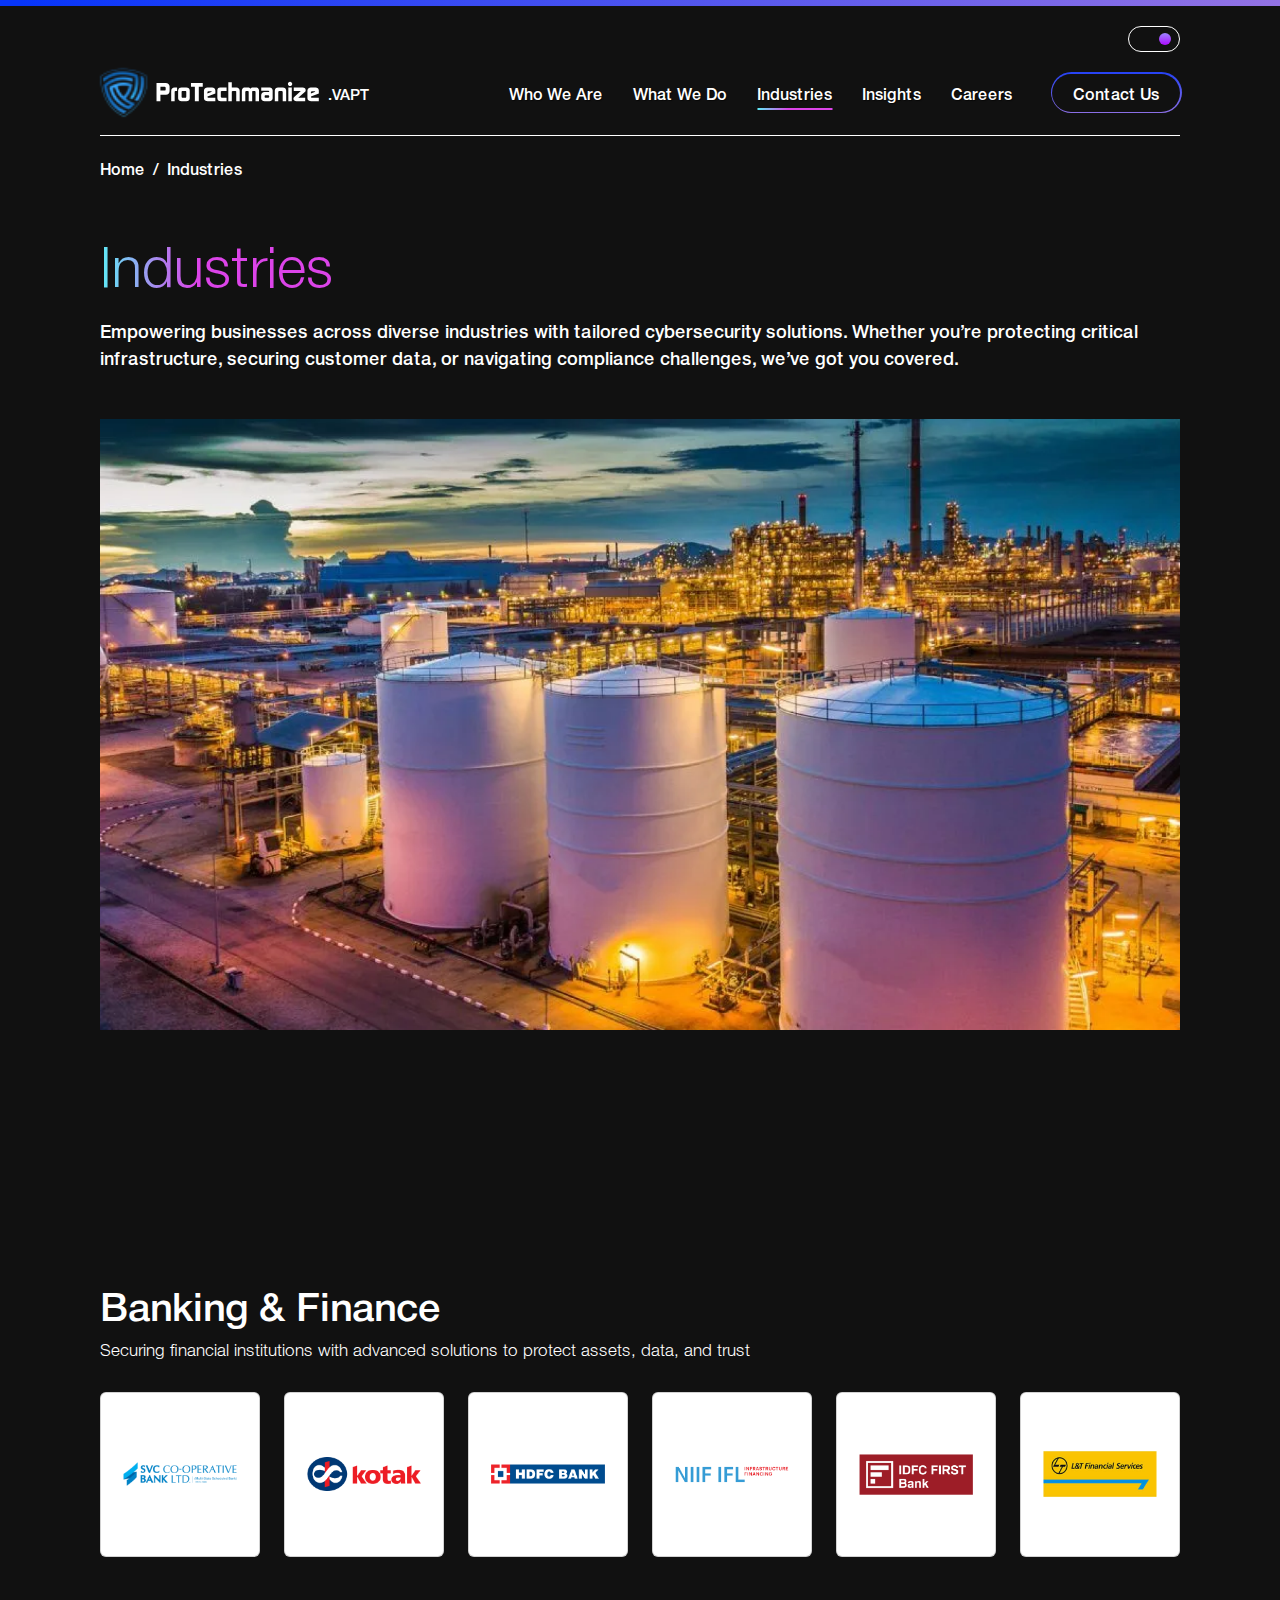
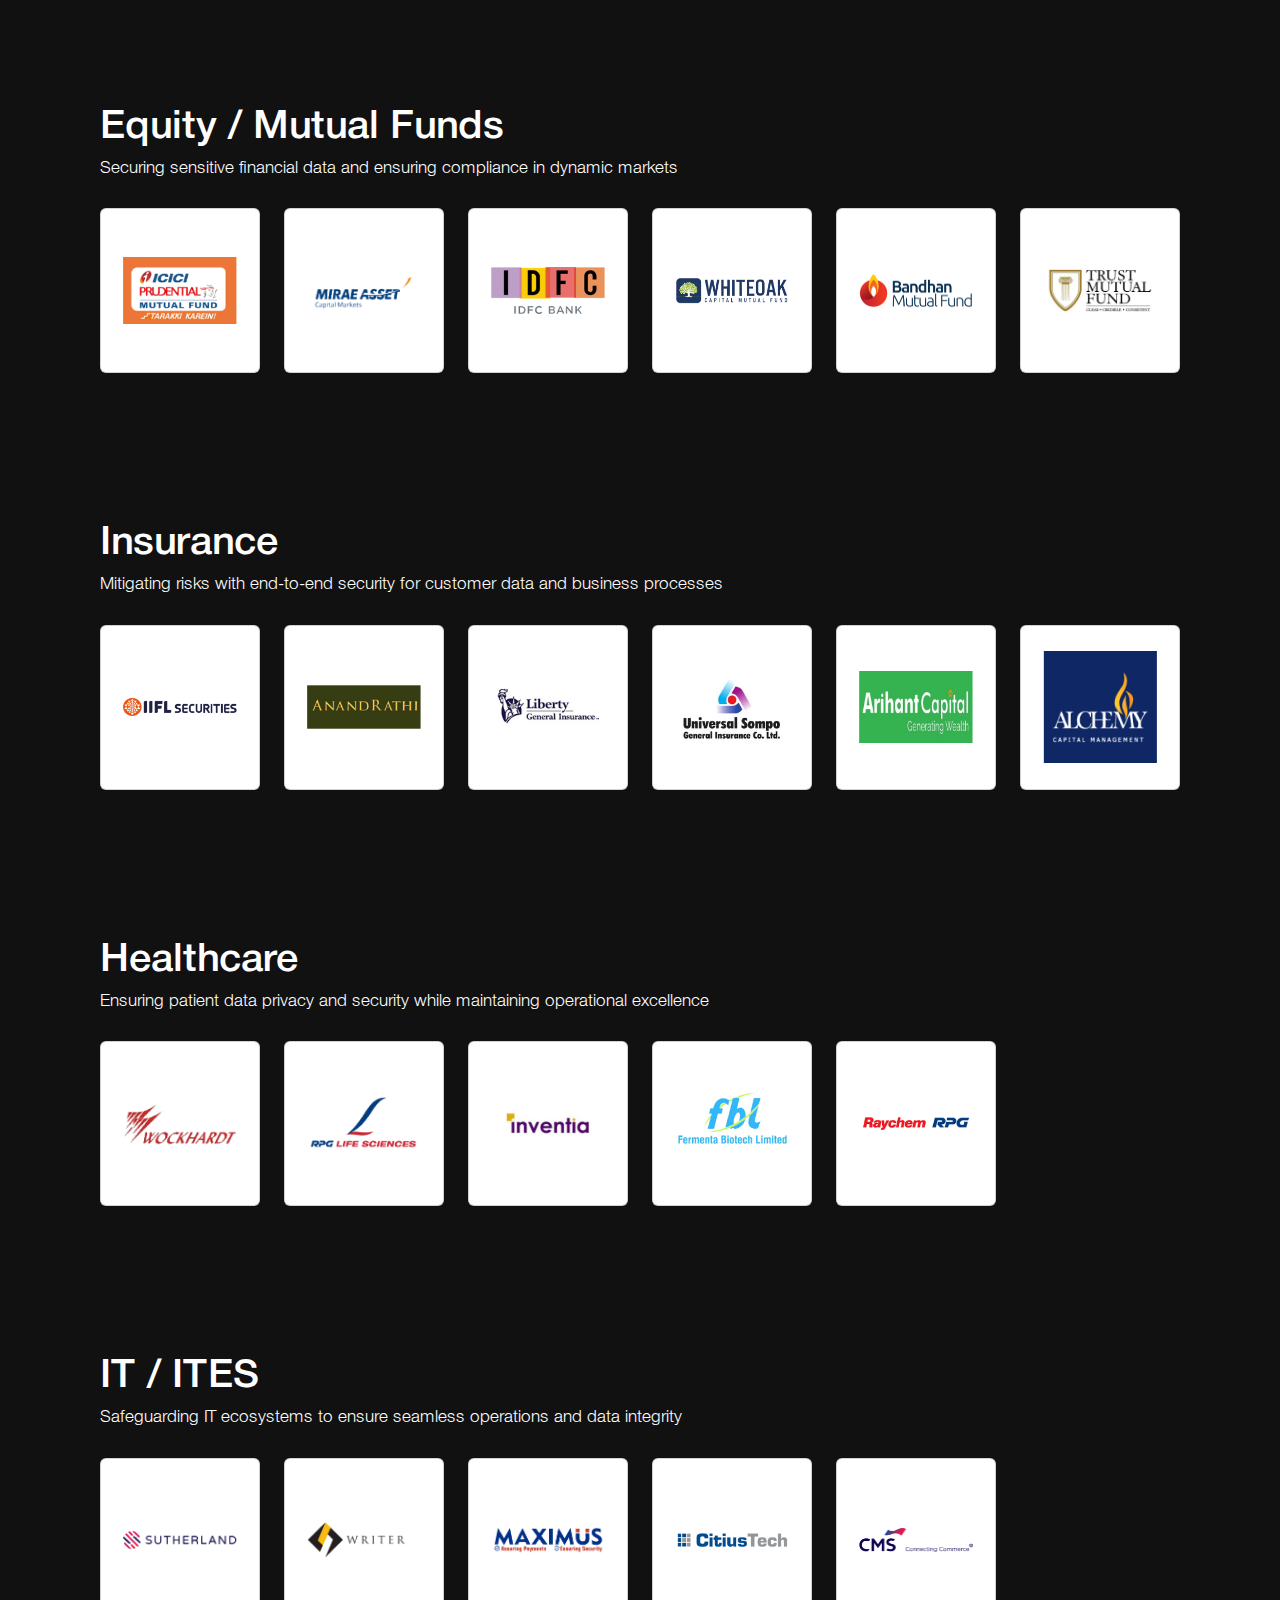
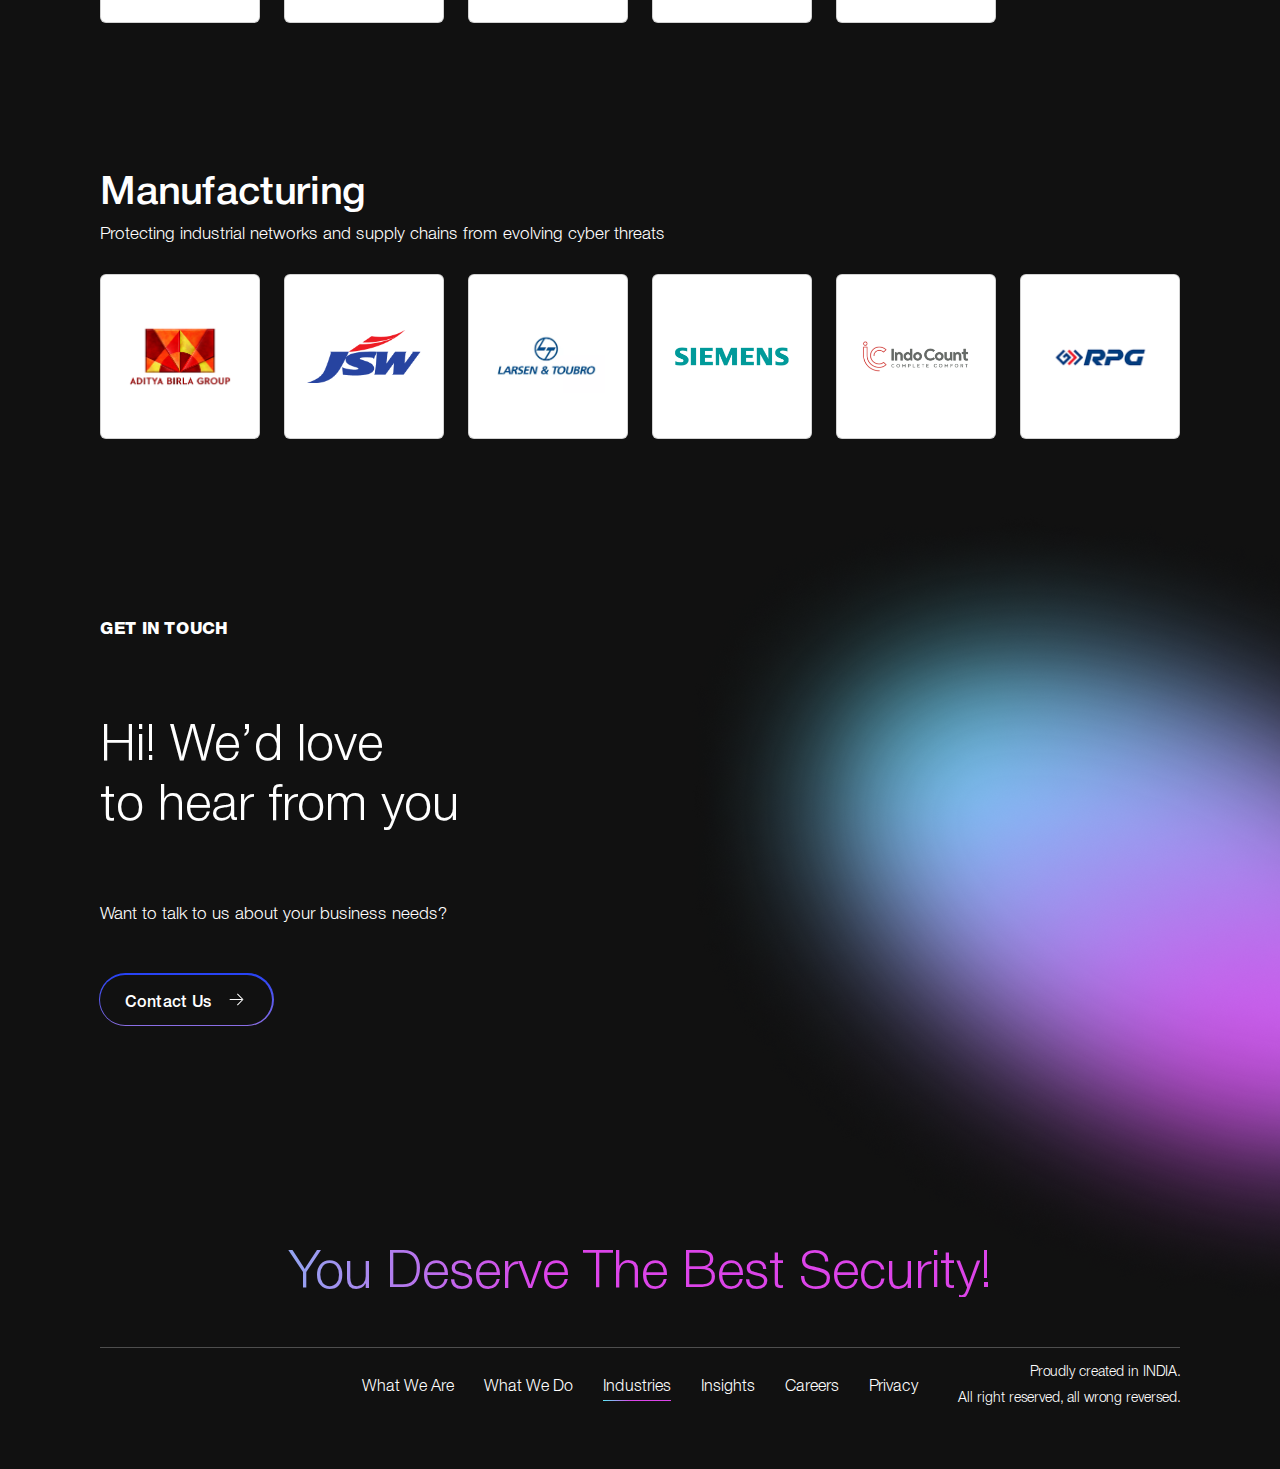
<file: industry.html>
<!DOCTYPE html>
<html lang="en" data-theme="dark">

<head>
  <meta charset="utf-8">
  <meta http-equiv="X-UA-Compatible" content="IE=edge">
  <meta name="viewport" content="width=device-width, initial-scale=1, maximum-scale=1">
  <link rel="shortcut icon" href="#">
  <title>ProTechmanize</title>
  <link rel="stylesheet" href="css/bootstrap.min.css">
  <link rel="stylesheet" href="css/owl.carousel.min.css">
  <link rel="stylesheet" href="css/owl.theme.default.min.css">
  <link rel="stylesheet" href="css/style.css">
  <script src="js/onload.js"></script>
</head>

<body>
  <!-- header -->
  <div class="header__wrap">
    <div class="header-line"></div>
    <div class="container-fluid">
      <!-- header top -->
      <div class="header__top">
        <!-- <div class="input-group search-group">
          <img src="images/icons/search-normal.svg" class="img-fluid" alt="" loading="lazy">
          <input type="text" class="form-control" placeholder="Search...">
          <button class="btn p-1" id="close-search-grp"><img src="images/icons/cross.svg" class="img-fluid"
              alt=""></button>
        </div>
        <div class="input-group country-select">
          <img src="images/icons/global.svg" class="img-fluid" alt="" loading="lazy">
          <select class="form-select">
            <option disabled>Country</option>
            <option value="1" selected>India</option>
            <option value="2">Australia</option>
            <option value="2">Africa</option>
          </select>
        </div> -->
        <label class="theme-switch">
          <input type="checkbox" hidden>
          <span class="slider"></span>
        </label>
      </div>
      <!-- /header top -->
      <!-- main header -->
      <header class="header">
        <nav class="navbar navbar-expand-lg navbar-dark">
          <div class="logo navbar-brand">
            <a href="homepage.html" class="d-block">
              <img src="images/logo/main-logo.svg" class="img-fluid dark-theme-logo" alt="" loading="eager">
              <img src="images/logo/main-logo-light.svg" class="img-fluid light-theme-logo" alt="" loading="eager">
            </a>
            <div class="logo-text">
              <span>
                .VAPT <br>
                .Network Security <br>
                .Cloud Security <br>
                .GRC <br>
                .SOC <br>
                .VAPT <br>
              </span>
            </div>
          </div>
          <div class="header__actions">
            <!-- <button class="btn p-1" id="search-btn"><img src="images/icons/search-normal.svg" class="img-fluid" alt=""
                loading="lazy"></button> -->
            <button class="navbar-toggler" type="button" data-bs-toggle="collapse" data-bs-target="#navbarNav"
              aria-controls="navbarNav" aria-expanded="false" aria-label="Toggle navigation">
              <span class="bar"></span>
              <span class="bar"></span>
              <span class="bar"></span>
            </button>
            <div class="search-box">
              <input type="text" class="form-control" placeholder="Search Here....">
              <button class="btn p-1" id="close-search-box"><img src="images/icons/cross.svg" class="img-fluid"
                  alt=""></button>
            </div>
          </div>

          <div class="collapse navbar-collapse" id="navbarNav">
            <div class="navbar-collapse__content">
              <ul class="navbar-nav">
                <li class="nav-item">
                  <a class="nav-link" href="who-we-are.html">Who We Are</a>
                </li>
                <li class="nav-item">
                  <a class="nav-link" href="what-we-do.html">What We Do</a>
                </li>
                <li class="nav-item">
                  <a class="nav-link active" href="industry.html">Industries</a>
                </li>
                <li class="nav-item">
                  <a class="nav-link" href="insights.html">Insights</a>
                </li>
                <li class="nav-item">
                  <a class="nav-link" href="careers.html">Careers</a>
                </li>
              </ul>
              <div class="contact-us">
                <a href="contact-us.html" class="btn btn-link">Contact Us</a>
              </div>
            </div>
            <div class="mobile-only-action">
              <!-- <div class="input-group country-select">
                <img src="images/icons/global.svg" class="img-fluid" alt="" loading="lazy">
                <select class="form-select">
                  <option disabled>Country</option>
                  <option value="1" selected>India</option>
                </select>
              </div> -->
              <label class="theme-switch-2">
                <input type="checkbox" hidden>
                <span class="slider"></span>
              </label>
            </div>
          </div>
        </nav>
      </header>
      <!-- /main header -->
    </div>
  </div>

  <!-- industry -->
  <div class="industry">
    <!-- breadcrumb -->
    <div class="container-fluid">
      <nav aria-label="breadcrumb">
        <ol class="breadcrumb">
          <li class="breadcrumb-item"><a href="homepage.html">Home</a></li>
          <li class="breadcrumb-item active" aria-current="page">Industries</li>
        </ol>
      </nav>
    </div>

    <!-- inner-page-banner -->
    <section class="inner-page-banner">
      <div class="container-fluid">
        <div class="inner-page-banner__top">
          <h2 class="inner-page-title"><span>Industries</span></h2>
          <p class="mb-5">Empowering businesses across diverse industries with tailored cybersecurity solutions. Whether
            you’re protecting critical infrastructure, securing customer data, or navigating compliance challenges,
            we’ve got you covered.</p>
          <img src="images/banner/industry-banner.png" class="img-fluid w-100" alt="">
        </div>
      </div>
    </section>

    <section class="industry__content">
      <div class="container-fluid">
        <div class="industry__content--inner" id="banking-&-finance">
          <h2>Banking & Finance</h2>
          <p>Securing financial institutions with advanced solutions to protect assets, data, and trust</p>
          <div class="row">
            <div class="col-lg-2 col-md-3 col-4 mb-4 mb-lg-0">
              <div class="card">
                <div class="card-body">
                  <img src="images/industry/svc-bank.png" class="img-fluid" alt="">
                </div>
              </div>
            </div>
            <div class="col-lg-2 col-md-3 col-4 mb-4 mb-lg-0">
              <div class="card">
                <div class="card-body">
                  <img src="images/industry/kotak-bank.png" class="img-fluid" alt="">
                </div>
              </div>
            </div>
            <div class="col-lg-2 col-md-3 col-4 mb-4 mb-lg-0">
              <div class="card">
                <div class="card-body">
                  <img src="images/industry/hdfc-bank.png" class="img-fluid" alt="">
                </div>
              </div>
            </div>
            <div class="col-lg-2 col-md-3 col-4 mb-4 mb-lg-0">
              <div class="card">
                <div class="card-body">
                  <img src="images/industry/niif-bank.png" class="img-fluid" alt="">
                </div>
              </div>
            </div>
            <div class="col-lg-2 col-md-3 col-4 mb-4 mb-md-0">
              <div class="card">
                <div class="card-body">
                  <img src="images/industry/idfc-bank.png" class="img-fluid" alt="">
                </div>
              </div>
            </div>
            <div class="col-lg-2 col-md-3 col-4">
              <div class="card">
                <div class="card-body">
                  <img src="images/industry/l&t-bank.png" class="img-fluid" alt="">
                </div>
              </div>
            </div>
          </div>
        </div>
        <div class="industry__content--inner" id="equity-mutual-funds">
          <h2>Equity / Mutual Funds</h2>
          <p>Securing sensitive financial data and ensuring compliance in dynamic markets</p>
          <div class="row">
            <div class="col-lg-2 col-md-3 col-4 mb-4 mb-lg-0">
              <div class="card">
                <div class="card-body">
                  <img src="images/industry/icici-fund.png" class="img-fluid" alt="">
                </div>
              </div>
            </div>
            <div class="col-lg-2 col-md-3 col-4 mb-4 mb-lg-0">
              <div class="card">
                <div class="card-body">
                  <img src="images/industry/mirae-fund.png" class="img-fluid" alt="">
                </div>
              </div>
            </div>
            <div class="col-lg-2 col-md-3 col-4 mb-4 mb-lg-0">
              <div class="card">
                <div class="card-body">
                  <img src="images/industry/idfc-fund.png" class="img-fluid" alt="">
                </div>
              </div>
            </div>
            <div class="col-lg-2 col-md-3 col-4 mb-4 mb-lg-0">
              <div class="card">
                <div class="card-body">
                  <img src="images/industry/whiteoak-fund.png" class="img-fluid" alt="">
                </div>
              </div>
            </div>
            <div class="col-lg-2 col-md-3 col-4 mb-4 mb-md-0">
              <div class="card">
                <div class="card-body">
                  <img src="images/industry/bandhan-fund.png" class="img-fluid" alt="">
                </div>
              </div>
            </div>
            <div class="col-lg-2 col-md-3 col-4">
              <div class="card">
                <div class="card-body">
                  <img src="images/industry/trust-mutual-fund.png" class="img-fluid" alt="">
                </div>
              </div>
            </div>
          </div>
        </div>
        <div class="industry__content--inner" id="insurance">
          <h2>Insurance</h2>
          <p>Mitigating risks with end-to-end security for customer data and business processes</p>
          <div class="row">
            <div class="col-lg-2 col-md-3 col-4 mb-4 mb-lg-0">
              <div class="card">
                <div class="card-body">
                  <img src="images/industry/iifl-insurance.png" class="img-fluid" alt="">
                </div>
              </div>
            </div>
            <div class="col-lg-2 col-md-3 col-4 mb-4 mb-lg-0">
              <div class="card">
                <div class="card-body">
                  <img src="images/industry/anandrathi-insurance.png" class="img-fluid" alt="">
                </div>
              </div>
            </div>
            <div class="col-lg-2 col-md-3 col-4 mb-4 mb-lg-0">
              <div class="card">
                <div class="card-body">
                  <img src="images/industry/Liberty-Insurance.png" class="img-fluid" alt="">
                </div>
              </div>
            </div>
            <div class="col-lg-2 col-md-3 col-4 mb-4 mb-lg-0">
              <div class="card">
                <div class="card-body">
                  <img src="images/industry/UniversalSompo-insurance.png" class="img-fluid" alt="">
                </div>
              </div>
            </div>
            <div class="col-lg-2 col-md-3 col-4 mb-4 mb-md-0">
              <div class="card">
                <div class="card-body">
                  <img src="images/industry/ArihantCapital-insurance.png" class="img-fluid" alt="">
                </div>
              </div>
            </div>
            <div class="col-lg-2 col-md-3 col-4">
              <div class="card">
                <div class="card-body">
                  <img src="images/industry/Alchmey-insurance.png" class="img-fluid" alt="">
                </div>
              </div>
            </div>
          </div>
        </div>
        <div class="industry__content--inner" id="healthcare">
          <h2>Healthcare</h2>
          <p>Ensuring patient data privacy and security while maintaining operational excellence</p>
          <div class="row">
            <div class="col-lg-2 col-md-3 col-4 mb-4 mb-lg-0">
              <div class="card">
                <div class="card-body">
                  <img src="images/industry/wockhardt-healthcare.png" class="img-fluid" alt="">
                </div>
              </div>
            </div>
            <div class="col-lg-2 col-md-3 col-4 mb-4 mb-lg-0">
              <div class="card">
                <div class="card-body">
                  <img src="images/industry/rpg-life-healthcare.png" class="img-fluid" alt="">
                </div>
              </div>
            </div>
            <div class="col-lg-2 col-md-3 col-4 mb-4 mb-lg-0">
              <div class="card">
                <div class="card-body">
                  <img src="images/industry/inventia-healthcare.png" class="img-fluid" alt="">
                </div>
              </div>
            </div>
            <div class="col-lg-2 col-md-3 col-4 mb-4 mb-lg-0">
              <div class="card">
                <div class="card-body">
                  <img src="images/industry/Fermenta-healthcare.png" class="img-fluid" alt="">
                </div>
              </div>
            </div>
            <div class="col-lg-2 col-md-3 col-4">
              <div class="card">
                <div class="card-body">
                  <img src="images/industry/raychem-healthcare.png" class="img-fluid" alt="">
                </div>
              </div>
            </div>
          </div>
        </div>
        <div class="industry__content--inner" id="it-ites">
          <h2>IT / ITES</h2>
          <p>Safeguarding IT ecosystems to ensure seamless operations and data integrity</p>
          <div class="row">
            <div class="col-lg-2 col-md-3 col-4 mb-4 mb-lg-0">
              <div class="card">
                <div class="card-body">
                  <img src="images/industry/sutherland-it.png" class="img-fluid" alt="">
                </div>
              </div>
            </div>
            <div class="col-lg-2 col-md-3 col-4 mb-4 mb-lg-0">
              <div class="card">
                <div class="card-body">
                  <img src="images/industry/writer-it.png" class="img-fluid" alt="">
                </div>
              </div>
            </div>
            <div class="col-lg-2 col-md-3 col-4 mb-4 mb-lg-0">
              <div class="card">
                <div class="card-body">
                  <img src="images/industry/maximus-it.png" class="img-fluid" alt="">
                </div>
              </div>
            </div>
            <div class="col-lg-2 col-md-3 col-4 mb-4 mb-lg-0">
              <div class="card">
                <div class="card-body">
                  <img src="images/industry/citiustech-it.png" class="img-fluid" alt="">
                </div>
              </div>
            </div>
            <div class="col-lg-2 col-md-3 col-4">
              <div class="card">
                <div class="card-body">
                  <img src="images/industry/cms-it.png" class="img-fluid" alt="">
                </div>
              </div>
            </div>
          </div>
        </div>
        <div class="industry__content--inner" id="manufacturing">
          <h2>Manufacturing</h2>
          <p>Protecting industrial networks and supply chains from evolving cyber threats</p>
          <div class="row">
            <div class="col-lg-2 col-md-3 col-4 mb-4 mb-lg-0">
              <div class="card">
                <div class="card-body">
                  <img src="images/industry/aditya-birla-manufature.png" class="img-fluid" alt="">
                </div>
              </div>
            </div>
            <div class="col-lg-2 col-md-3 col-4 mb-4 mb-lg-0">
              <div class="card">
                <div class="card-body">
                  <img src="images/industry/jsw-manufacture.png" class="img-fluid" alt="">
                </div>
              </div>
            </div>
            <div class="col-lg-2 col-md-3 col-4 mb-4 mb-lg-0">
              <div class="card">
                <div class="card-body">
                  <img src="images/industry/larsen-toubro-manufature.png" class="img-fluid" alt="">
                </div>
              </div>
            </div>
            <div class="col-lg-2 col-md-3 col-4 mb-4 mb-lg-0">
              <div class="card">
                <div class="card-body">
                  <img src="images/industry/siemens-manufacture.png" class="img-fluid" alt="">
                </div>
              </div>
            </div>
            <div class="col-lg-2 col-md-3 col-4 mb-4 mb-md-0">
              <div class="card">
                <div class="card-body">
                  <img src="images/industry/indocount-manufacture.png" class="img-fluid" alt="">
                </div>
              </div>
            </div>
            <div class="col-lg-2 col-md-3 col-4">
              <div class="card">
                <div class="card-body">
                  <img src="images/industry/rpg-manufacture.png" class="img-fluid" alt="">
                </div>
              </div>
            </div>
          </div>
        </div>
      </div>
    </section>

    <!-- get-in-touch -->
    <section class="get-in-touch">
      <div class="container-fluid">
        <div class="get-in-touch__content">
          <h5>GET IN TOUCH</h5>
          <h3>Hi! We’d love <br>
            to hear from you</h3>
          <p>Want to talk to us about your business needs?</p>
          <a href="contact-us.html" class="btn btn-link">Contact Us <img src="images/icons/long-arrow-right.svg"
              alt="" loading="lazy"></a>
        </div>
      </div>
      <img src="images/get-in-touch-bg.png" class="img-fluid float-img" alt="">
    </section>
  </div>

  <!-- footer -->
  <section class="footer__wrap">
    <div class="container-fluid">
      <h2>You Deserve The Best Security!</h2>
      <footer class="footer">
        <div class="social-links">
          <ul class="navbar-nav">
            <li class="nav-item">
              <a class="nav-link" href="javascript:void(0);">
                <img src="images/social-icon/Twitter.svg" class="img-fluid" alt="" loading="lazy">
              </a>
            </li>
            <li class="nav-item">
              <a class="nav-link" href="javascript:void(0);">
                <img src="images/social-icon/LinkedIn.svg" class="img-fluid" alt="" loading="lazy">
              </a>
            </li>
            <li class="nav-item">
              <a class="nav-link" href="javascript:void(0);">
                <img src="images/social-icon/FB.svg" class="img-fluid" alt="" loading="lazy">
              </a>
            </li>
            <li class="nav-item">
              <a class="nav-link" href="javascript:void(0);">
                <img src="images/social-icon/Insta.svg" class="img-fluid" alt="" loading="lazy">
              </a>
            </li>
          </ul>
        </div>
        <div class="footer__links">
          <ul class="navbar-nav">
            <li class="nav-item">
              <a class="nav-link" href="who-we-are.html">What We Are</a>
            </li>
            <li class="nav-item">
              <a class="nav-link" href="what-we-do.html">What We Do</a>
            </li>
            <li class="nav-item">
              <a class="nav-link active" href="industry.html">Industries</a>
            </li>
            <li class="nav-item">
              <a class="nav-link" href="insights.html">Insights</a>
            </li>
            <li class="nav-item">
              <a class="nav-link" href="careers.html">Careers</a>
            </li>
            <li class="nav-item">
              <a class="nav-link" href="privacy-policy.html">Privacy</a>
            </li>
          </ul>
        </div>
        <div class="copyright">
          Proudly created in INDIA.<br>
          All right reserved, all wrong reversed.
        </div>
      </footer>
    </div>
  </section>

  <script src="js/jquery.min.js"></script>
  <script src="js/owl.carousel.min.js"></script>
  <script src="js/bootstrap.bundle.min.js"></script>
  <script src="js/custom.js"></script>
</body>

</html>
</file>
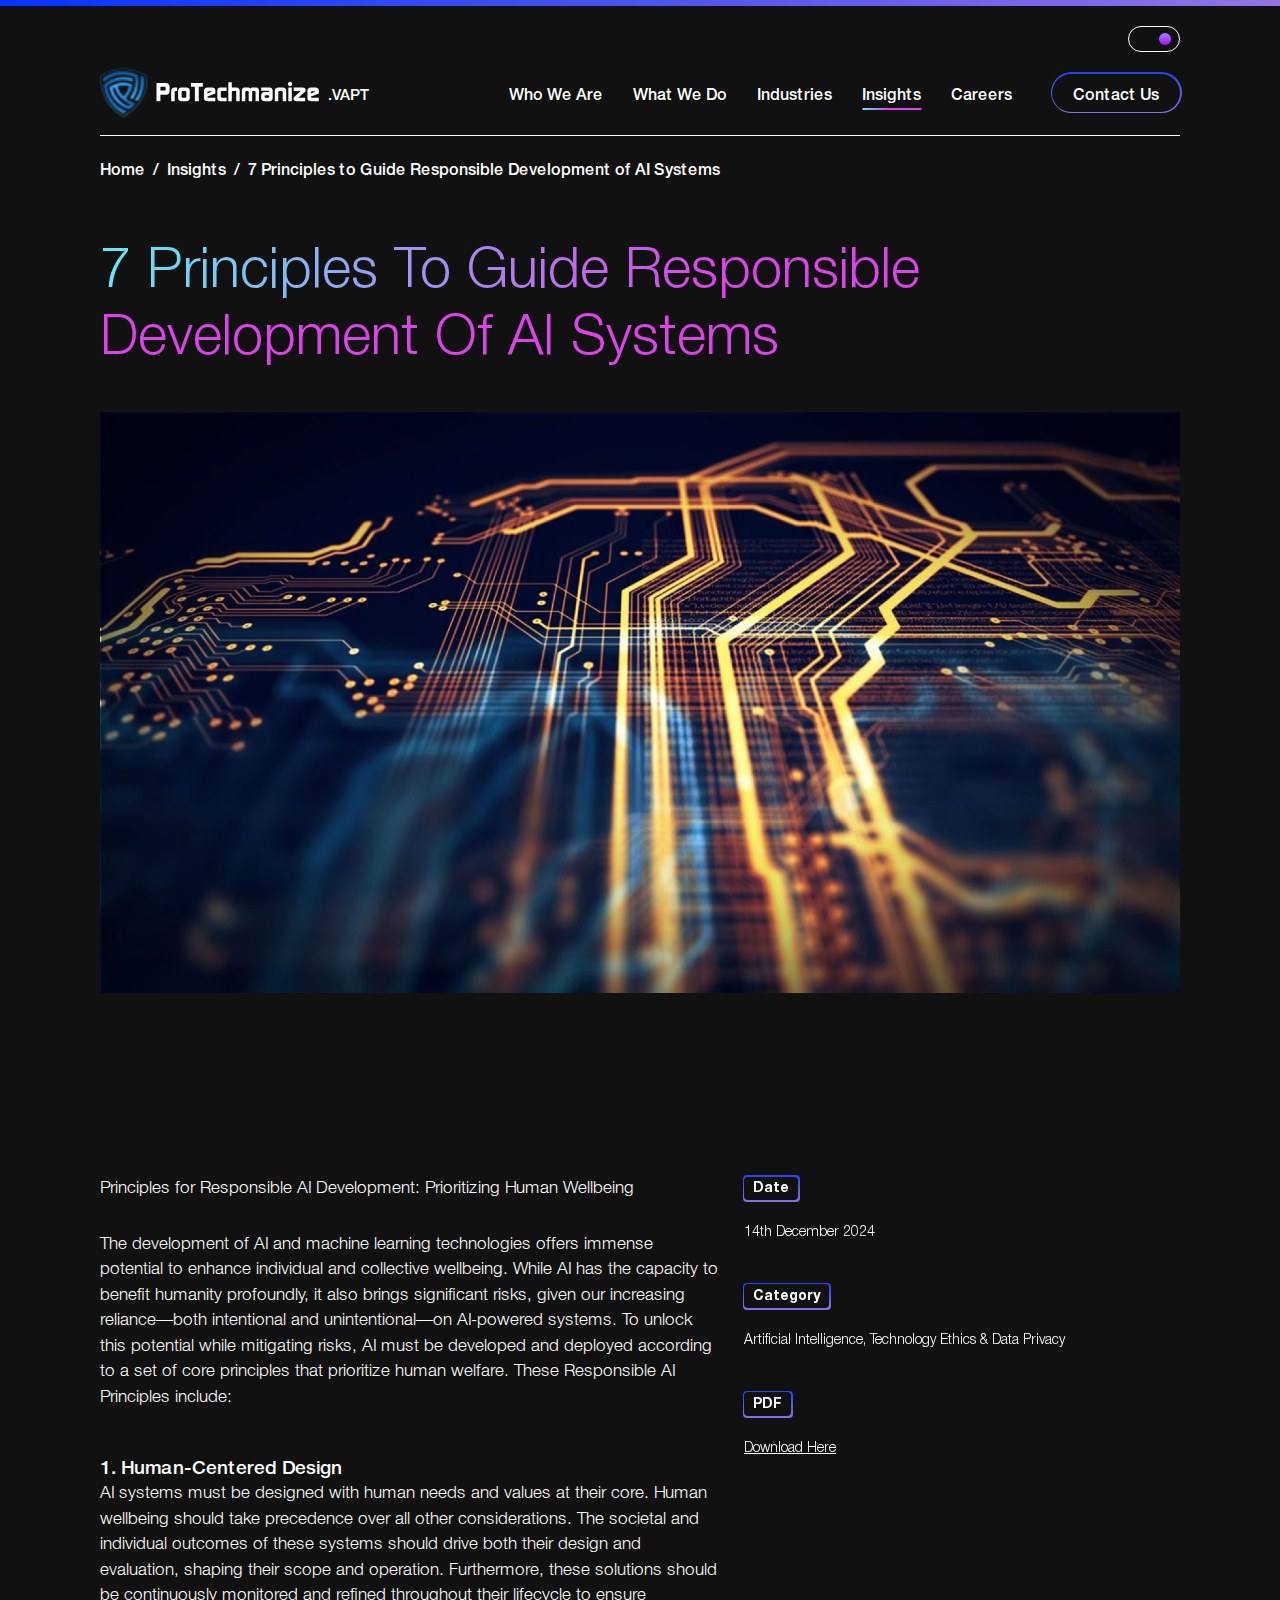
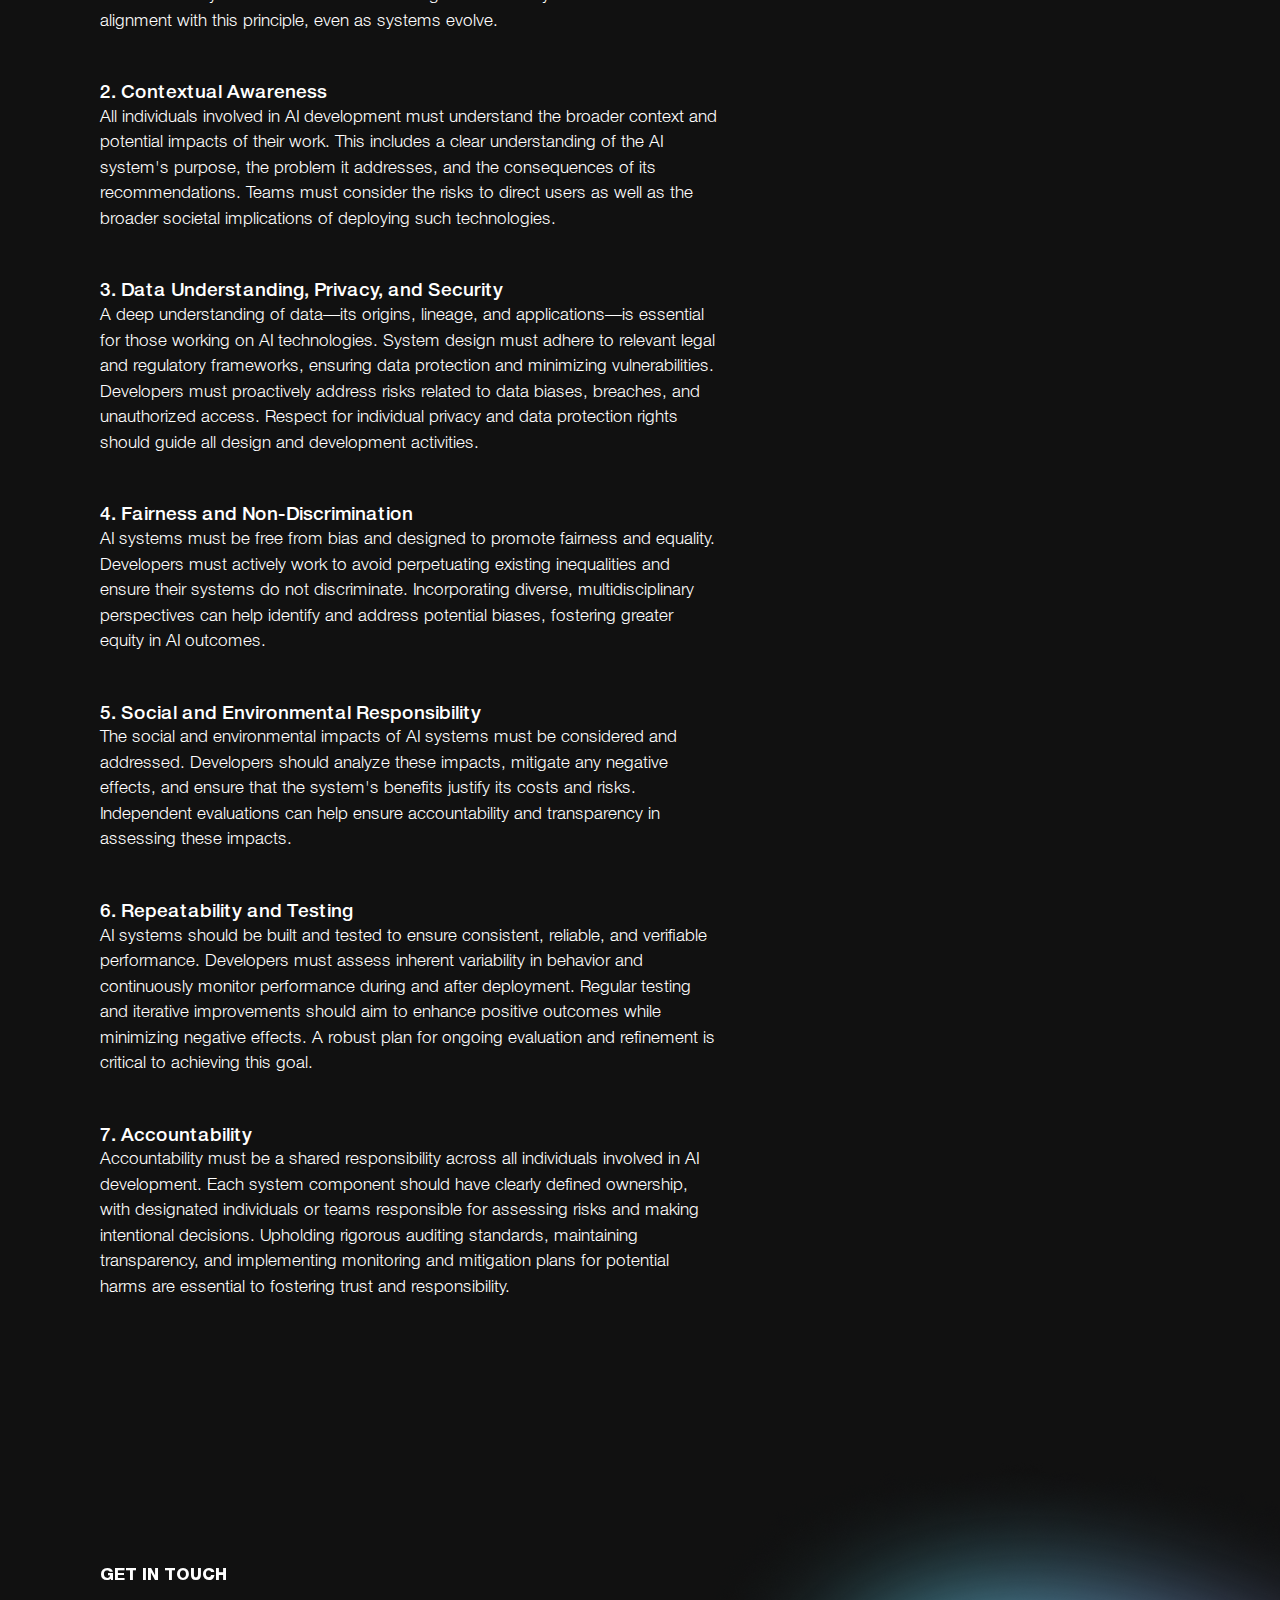
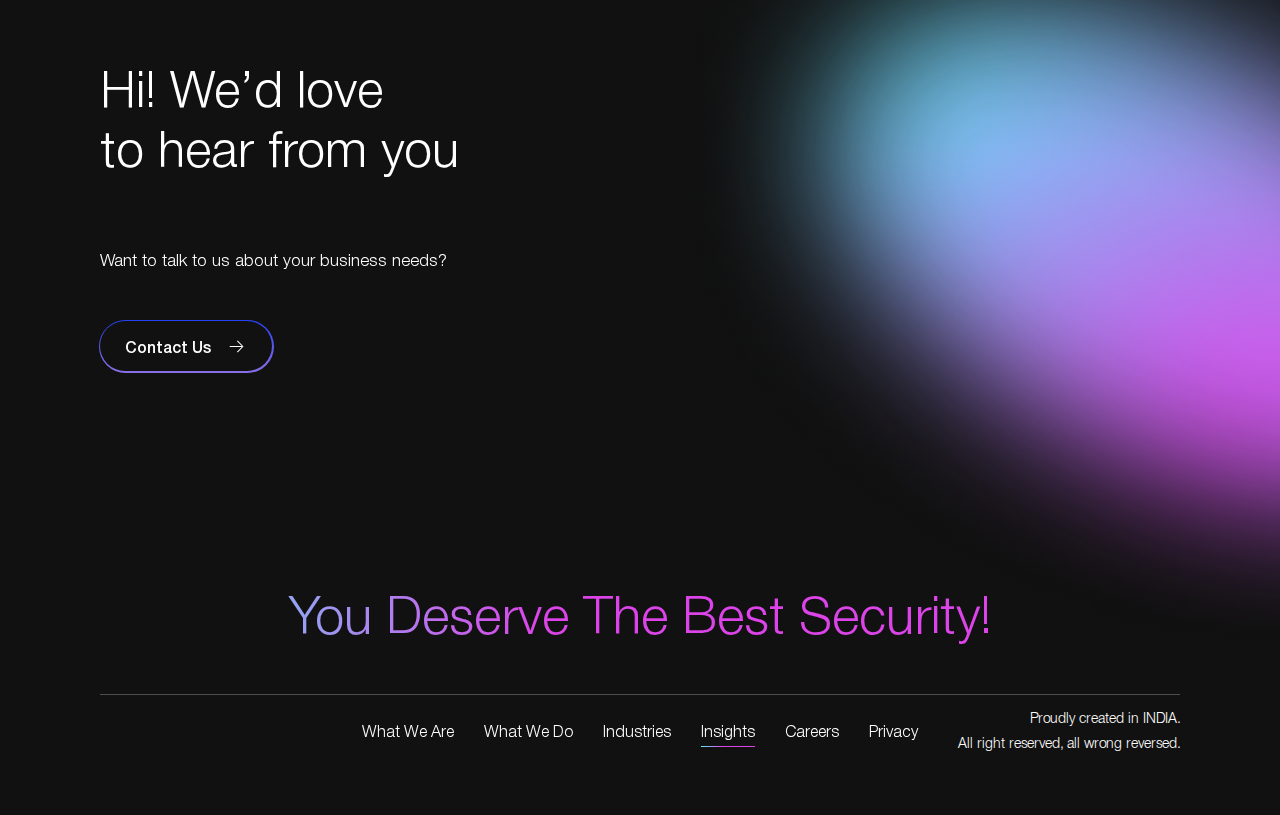
<file: insights-detail.html>
<!DOCTYPE html>
<html lang="en" data-theme="dark">

<head>
  <meta charset="utf-8">
  <meta http-equiv="X-UA-Compatible" content="IE=edge">
  <meta name="viewport" content="width=device-width, initial-scale=1, maximum-scale=1">
  <link rel="shortcut icon" href="#">
  <title>ProTechmanize</title>
  <link rel="stylesheet" href="css/bootstrap.min.css">
  <link rel="stylesheet" href="css/owl.carousel.min.css">
  <link rel="stylesheet" href="css/owl.theme.default.min.css">
  <link rel="stylesheet" href="css/style.css">
  <script src="js/onload.js"></script>
</head>

<body>
  <!-- header -->
  <div class="header__wrap">
    <div class="header-line"></div>
    <div class="container-fluid">
      <!-- header top -->
      <div class="header__top">
        <!-- <div class="input-group search-group">
          <img src="images/icons/search-normal.svg" class="img-fluid" alt="" loading="lazy">
          <input type="text" class="form-control" placeholder="Search...">
          <button class="btn p-1" id="close-search-grp"><img src="images/icons/cross.svg" class="img-fluid"
              alt=""></button>
        </div>
        <div class="input-group country-select">
          <img src="images/icons/global.svg" class="img-fluid" alt="" loading="lazy">
          <select class="form-select">
            <option disabled>Country</option>
            <option value="1" selected>India</option>
            <option value="2">Australia</option>
            <option value="2">Africa</option>
          </select>
        </div> -->
        <label class="theme-switch">
          <input type="checkbox" hidden>
          <span class="slider"></span>
        </label>
      </div>
      <!-- /header top -->
      <!-- main header -->
      <header class="header">
        <nav class="navbar navbar-expand-lg navbar-dark">
          <div class="logo navbar-brand">
            <a href="homepage.html" class="d-block">
              <img src="images/logo/main-logo.svg" class="img-fluid dark-theme-logo" alt="" loading="eager">
              <img src="images/logo/main-logo-light.svg" class="img-fluid light-theme-logo" alt="" loading="eager">
            </a>
            <div class="logo-text">
              <span>
                .VAPT <br>
                .Network Security <br>
                .Cloud Security <br>
                .GRC <br>
                .SOC <br>
                .VAPT <br>
              </span>
            </div>
          </div>
          <div class="header__actions">
            <!-- <button class="btn p-1" id="search-btn"><img src="images/icons/search-normal.svg" class="img-fluid" alt=""
                loading="lazy"></button> -->
            <button class="navbar-toggler" type="button" data-bs-toggle="collapse" data-bs-target="#navbarNav"
              aria-controls="navbarNav" aria-expanded="false" aria-label="Toggle navigation">
              <span class="bar"></span>
              <span class="bar"></span>
              <span class="bar"></span>
            </button>
            <div class="search-box">
              <input type="text" class="form-control" placeholder="Search Here....">
              <button class="btn p-1" id="close-search-box"><img src="images/icons/cross.svg" class="img-fluid"
                  alt=""></button>
            </div>
          </div>

          <div class="collapse navbar-collapse" id="navbarNav">
            <div class="navbar-collapse__content">
              <ul class="navbar-nav">
                <li class="nav-item">
                  <a class="nav-link" href="who-we-are.html">Who We Are</a>
                </li>
                <li class="nav-item">
                  <a class="nav-link" href="what-we-do.html">What We Do</a>
                </li>
                <li class="nav-item">
                  <a class="nav-link" href="industry.html">Industries</a>
                </li>
                <li class="nav-item">
                  <a class="nav-link active" href="insights.html">Insights</a>
                </li>
                <li class="nav-item">
                  <a class="nav-link" href="careers.html">Careers</a>
                </li>
              </ul>
              <div class="contact-us">
                <a href="contact-us.html" class="btn btn-link">Contact Us</a>
              </div>
            </div>
            <div class="mobile-only-action">
              <!-- <div class="input-group country-select">
                <img src="images/icons/global.svg" class="img-fluid" alt="" loading="lazy">
                <select class="form-select">
                  <option disabled>Country</option>
                  <option value="1" selected>India</option>
                </select>
              </div> -->
              <label class="theme-switch-2">
                <input type="checkbox" hidden>
                <span class="slider"></span>
              </label>
            </div>
          </div>
        </nav>
      </header>
      <!-- /main header -->
    </div>
  </div>

  <!-- insights-details -->
  <div class="insights-details">
    <!-- breadcrumb -->
    <div class="container-fluid">
      <nav aria-label="breadcrumb">
        <ol class="breadcrumb">
          <li class="breadcrumb-item"><a href="homepage.html">Home</a></li>
          <li class="breadcrumb-item"><a href="javascript:void(0);">Insights</a></li>
          <li class="breadcrumb-item active" aria-current="page">7 Principles to Guide Responsible Development of AI
            Systems</li>
        </ol>
      </nav>
    </div>

    <!-- inner-page-banner -->
    <section class="inner-page-banner">
      <div class="container-fluid">
        <div class="inner-page-banner__top">
          <h2 class="inner-page-title mb-5"><span>7 Principles to Guide Responsible Development of AI Systems</span>
          </h2>
          <img src="images/banner/insights-details-banner.png" class="img-fluid" alt="">
        </div>
      </div>
    </section>

    <section class="insights-details__content">
      <div class="container-fluid">
        <div class="row">
          <div class="col-lg-7 col-md-8">
            <div class="insights-details__content--inner">
              <p>Principles for Responsible AI Development: Prioritizing Human Wellbeing</p>
              <p class="mb-5">The development of AI and machine learning technologies offers immense potential to
                enhance individual and collective wellbeing. While AI has the capacity to benefit humanity profoundly,
                it also brings significant risks, given our increasing reliance—both intentional and unintentional—on
                AI-powered systems. To unlock this potential while mitigating risks, AI must be developed and deployed
                according to a set of core principles that prioritize human welfare. These Responsible AI Principles
                include:</p>
              <h5>1. Human-Centered Design</h5>
              <p class="mb-5">AI systems must be designed with human needs and values at their core. Human wellbeing
                should take precedence over all other considerations. The societal and individual outcomes of these
                systems should drive both their design and evaluation, shaping their scope and operation. Furthermore,
                these solutions should be continuously monitored and refined throughout their lifecycle to ensure
                alignment with this principle, even as systems evolve.</p>

              <h5>2. Contextual Awareness</h5>
              <p class="mb-5">All individuals involved in AI development must understand the broader context and
                potential impacts of their work. This includes a clear understanding of the AI system's purpose, the
                problem it addresses, and the consequences of its recommendations. Teams must consider the risks to
                direct users as well as the broader societal implications of deploying such technologies.</p>

              <h5>3. Data Understanding, Privacy, and Security</h5>
              <p class="mb-5">A deep understanding of data—its origins, lineage, and applications—is essential for those
                working on AI technologies. System design must adhere to relevant legal and regulatory frameworks,
                ensuring data protection and minimizing vulnerabilities. Developers must proactively address risks
                related to data biases, breaches, and unauthorized access. Respect for individual privacy and data
                protection rights should guide all design and development activities.</p>

              <h5>4. Fairness and Non-Discrimination</h5>
              <p class="mb-5">AI systems must be free from bias and designed to promote fairness and equality.
                Developers must actively work to avoid perpetuating existing inequalities and ensure their systems do
                not discriminate. Incorporating diverse, multidisciplinary perspectives can help identify and address
                potential biases, fostering greater equity in AI outcomes.</p>

              <h5>5. Social and Environmental Responsibility</h5>
              <p class="mb-5">The social and environmental impacts of AI systems must be considered and addressed.
                Developers should analyze these impacts, mitigate any negative effects, and ensure that the system's
                benefits justify its costs and risks. Independent evaluations can help ensure accountability and
                transparency in assessing these impacts.</p>

              <h5>6. Repeatability and Testing</h5>
              <p class="mb-5">AI systems should be built and tested to ensure consistent, reliable, and verifiable
                performance. Developers must assess inherent variability in behavior and continuously monitor
                performance during and after deployment. Regular testing and iterative improvements should aim to
                enhance positive outcomes while minimizing negative effects. A robust plan for ongoing evaluation and
                refinement is critical to achieving this goal.</p>

              <h5>7. Accountability</h5>
              <p class="mb-5">Accountability must be a shared responsibility across all individuals involved in AI
                development. Each system component should have clearly defined ownership, with designated individuals or
                teams responsible for assessing risks and making intentional decisions. Upholding rigorous auditing
                standards, maintaining transparency, and implementing monitoring and mitigation plans for potential
                harms are essential to fostering trust and responsibility.</p>
            </div>
          </div>
          <div class="col-lg-5 col-md-4">
            <div class="insights-details__content--right">
              <span class="badge badge-custom">Date</span>
              <p>14th December 2024</p>

              <span class="badge badge-custom">Category</span>
              <p>Artificial Intelligence, Technology Ethics & Data Privacy</p>

              <span class="badge badge-custom">PDF</span>
              <p><a href="javascript:void(0);">Download Here</a></p>
            </div>
          </div>
        </div>
      </div>
    </section>

    <!-- get-in-touch -->
    <section class="get-in-touch">
      <div class="container-fluid">
        <div class="get-in-touch__content">
          <h5>GET IN TOUCH</h5>
          <h3>Hi! We’d love <br>
            to hear from you</h3>
          <p>Want to talk to us about your business needs?</p>
          <a href="contact-us.html" class="btn btn-link">Contact Us <img src="images/icons/long-arrow-right.svg" alt=""
              loading="lazy"></a>
        </div>
      </div>
      <img src="images/get-in-touch-bg.png" class="img-fluid float-img" alt="">
    </section>
  </div>

  <!-- footer -->
  <section class="footer__wrap">
    <div class="container-fluid">
      <h2>You Deserve The Best Security!</h2>
      <footer class="footer">
        <div class="social-links">
          <ul class="navbar-nav">
            <li class="nav-item">
              <a class="nav-link" href="javascript:void(0);">
                <img src="images/social-icon/Twitter.svg" class="img-fluid" alt="" loading="lazy">
              </a>
            </li>
            <li class="nav-item">
              <a class="nav-link" href="javascript:void(0);">
                <img src="images/social-icon/LinkedIn.svg" class="img-fluid" alt="" loading="lazy">
              </a>
            </li>
            <li class="nav-item">
              <a class="nav-link" href="javascript:void(0);">
                <img src="images/social-icon/FB.svg" class="img-fluid" alt="" loading="lazy">
              </a>
            </li>
            <li class="nav-item">
              <a class="nav-link" href="javascript:void(0);">
                <img src="images/social-icon/Insta.svg" class="img-fluid" alt="" loading="lazy">
              </a>
            </li>
          </ul>
        </div>
        <div class="footer__links">
          <ul class="navbar-nav">
            <li class="nav-item">
              <a class="nav-link" href="who-we-are.html">What We Are</a>
            </li>
            <li class="nav-item">
              <a class="nav-link" href="what-we-do.html">What We Do</a>
            </li>
            <li class="nav-item">
              <a class="nav-link" href="industry.html">Industries</a>
            </li>
            <li class="nav-item">
              <a class="nav-link active" href="insights.html">Insights</a>
            </li>
            <li class="nav-item">
              <a class="nav-link" href="careers.html">Careers</a>
            </li>
            <li class="nav-item">
              <a class="nav-link" href="privacy-policy.html">Privacy</a>
            </li>
          </ul>
        </div>
        <div class="copyright">
          Proudly created in INDIA.<br>
          All right reserved, all wrong reversed.
        </div>
      </footer>
    </div>
  </section>

  <script src="js/jquery.min.js"></script>
  <script src="js/owl.carousel.min.js"></script>
  <script src="js/bootstrap.bundle.min.js"></script>
  <script src="js/custom.js"></script>
</body>

</html>
</file>
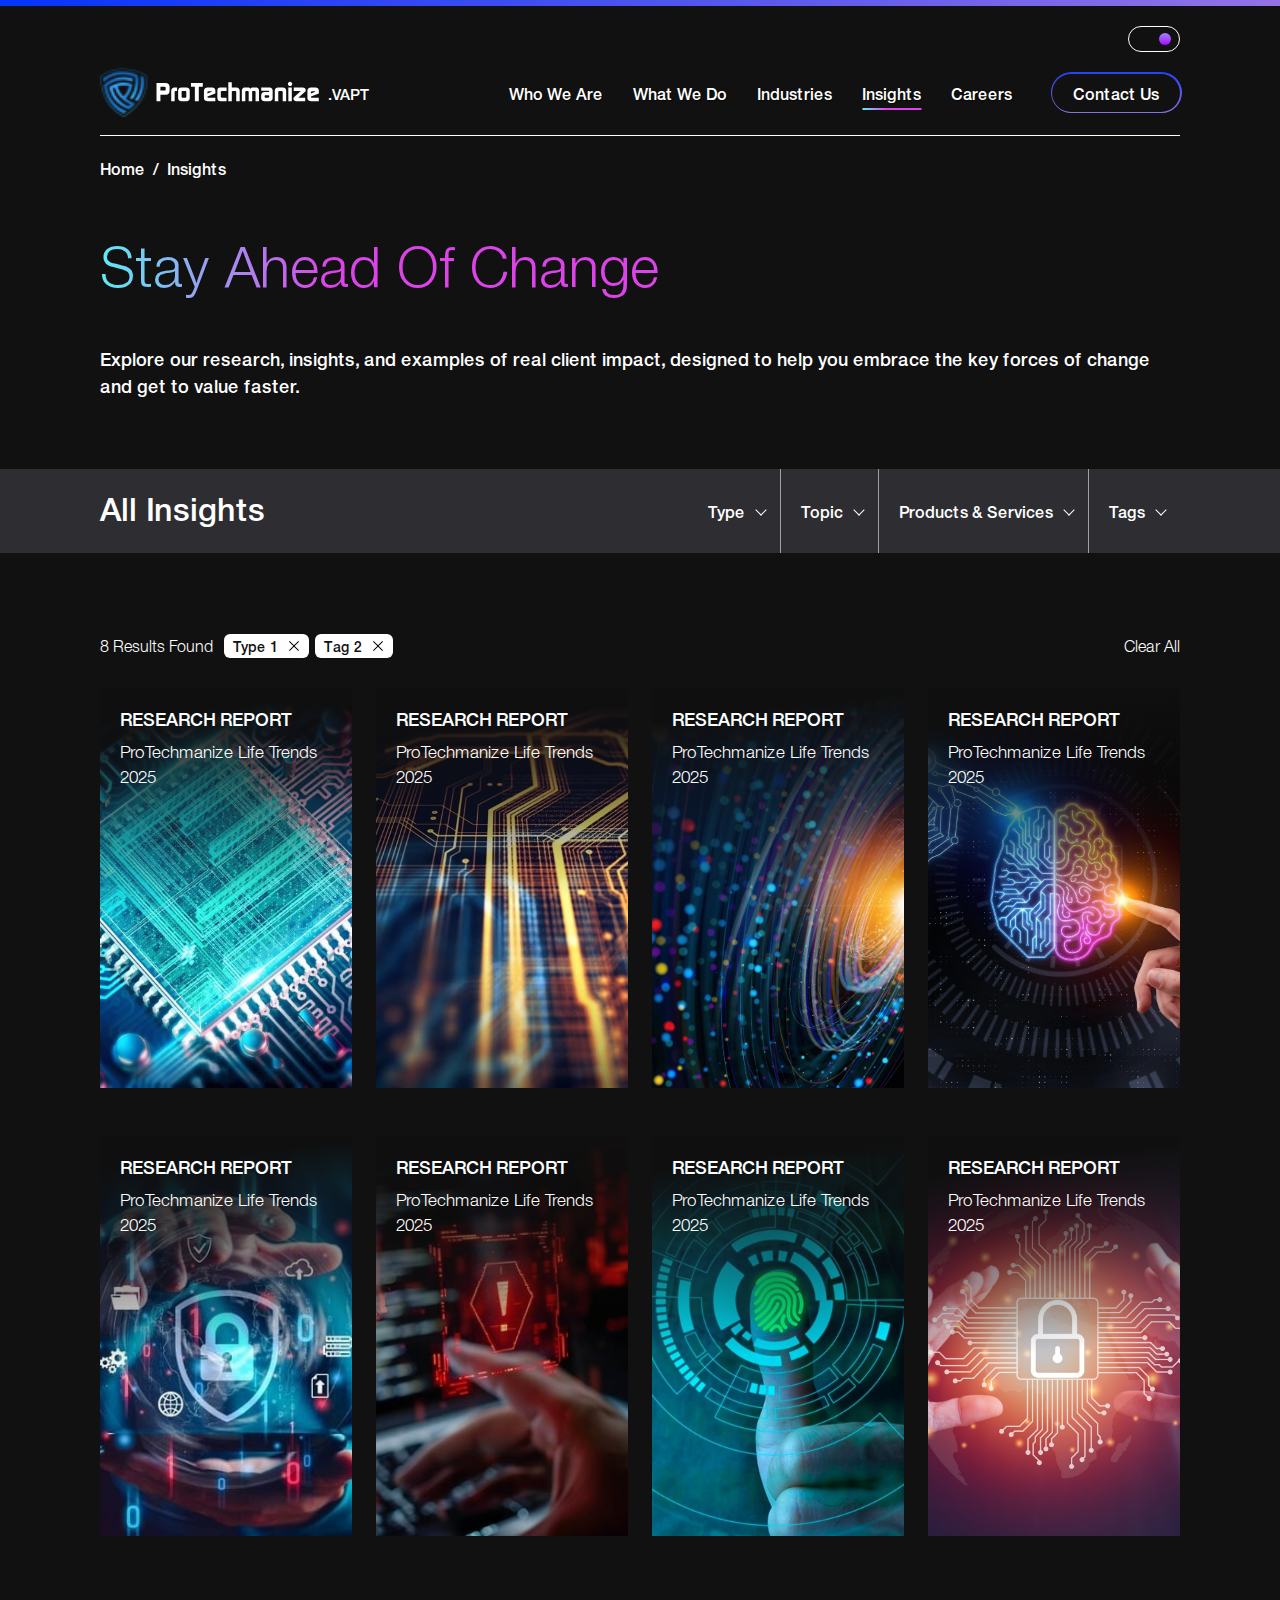
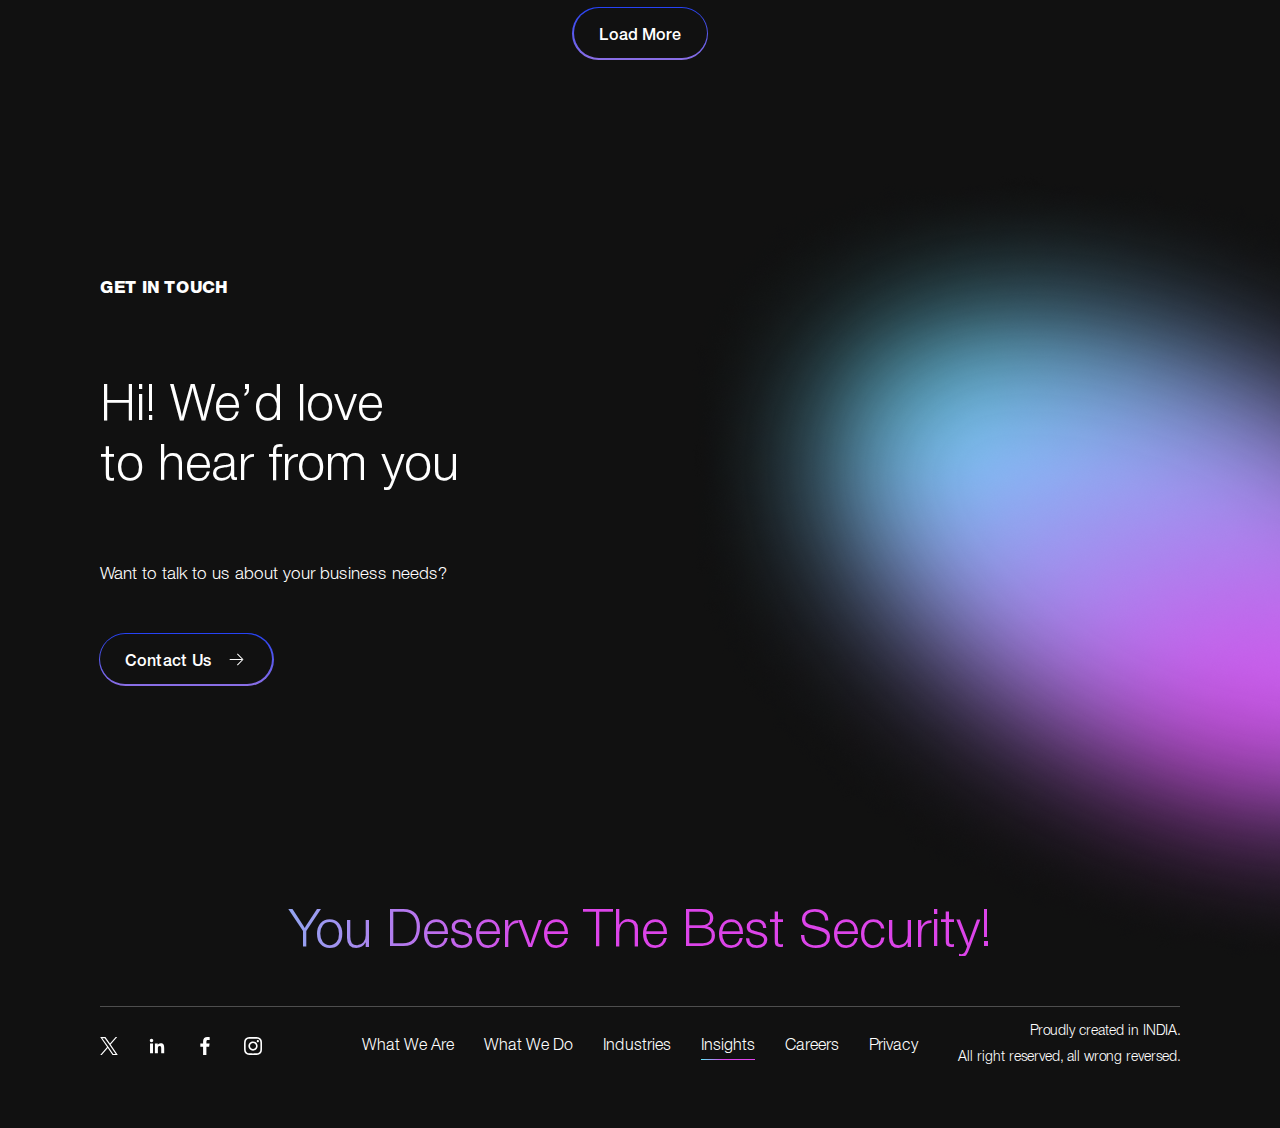
<file: insights.html>
<!DOCTYPE html>
<html lang="en" data-theme="dark">

<head>
  <meta charset="utf-8">
  <meta http-equiv="X-UA-Compatible" content="IE=edge">
  <meta name="viewport" content="width=device-width, initial-scale=1, maximum-scale=1">
  <link rel="shortcut icon" href="#">
  <title>ProTechmanize</title>
  <link rel="stylesheet" href="css/bootstrap.min.css">
  <link rel="stylesheet" href="css/owl.carousel.min.css">
  <link rel="stylesheet" href="css/owl.theme.default.min.css">
  <link rel="stylesheet" href="css/style.css">
  <script src="js/onload.js"></script>
</head>

<body>
  <!-- header -->
  <div class="header__wrap">
    <div class="header-line"></div>
    <div class="container-fluid">
      <!-- header top -->
      <div class="header__top">
        <!-- <div class="input-group search-group">
          <img src="images/icons/search-normal.svg" class="img-fluid" alt="" loading="lazy">
          <input type="text" class="form-control" placeholder="Search...">
          <button class="btn p-1" id="close-search-grp"><img src="images/icons/cross.svg" class="img-fluid"
              alt=""></button>
        </div>
        <div class="input-group country-select">
          <img src="images/icons/global.svg" class="img-fluid" alt="" loading="lazy">
          <select class="form-select">
            <option disabled>Country</option>
            <option value="1" selected>India</option>
            <option value="2">Australia</option>
            <option value="2">Africa</option>
          </select>
        </div> -->
        <label class="theme-switch">
          <input type="checkbox" hidden>
          <span class="slider"></span>
        </label>
      </div>
      <!-- /header top -->
      <!-- main header -->
      <header class="header">
        <nav class="navbar navbar-expand-lg navbar-dark">
          <div class="logo navbar-brand">
            <a href="homepage.html" class="d-block">
              <img src="images/logo/main-logo.svg" class="img-fluid dark-theme-logo" alt="" loading="eager">
              <img src="images/logo/main-logo-light.svg" class="img-fluid light-theme-logo" alt="" loading="eager">
            </a>
            <div class="logo-text">
              <span>
                .VAPT <br>
                .Network Security <br>
                .Cloud Security <br>
                .GRC <br>
                .SOC <br>
                .VAPT <br>
              </span>
            </div>
          </div>
          <div class="header__actions">
            <!-- <button class="btn p-1" id="search-btn"><img src="images/icons/search-normal.svg" class="img-fluid" alt=""
                loading="lazy"></button> -->
            <button class="navbar-toggler" type="button" data-bs-toggle="collapse" data-bs-target="#navbarNav"
              aria-controls="navbarNav" aria-expanded="false" aria-label="Toggle navigation">
              <span class="bar"></span>
              <span class="bar"></span>
              <span class="bar"></span>
            </button>
            <div class="search-box">
              <input type="text" class="form-control" placeholder="Search Here....">
              <button class="btn p-1" id="close-search-box"><img src="images/icons/cross.svg" class="img-fluid"
                  alt=""></button>
            </div>
          </div>

          <div class="collapse navbar-collapse" id="navbarNav">
            <div class="navbar-collapse__content">
              <ul class="navbar-nav">
                <li class="nav-item">
                  <a class="nav-link" href="who-we-are.html">Who We Are</a>
                </li>
                <li class="nav-item">
                  <a class="nav-link" href="what-we-do.html">What We Do</a>
                </li>
                <li class="nav-item">
                  <a class="nav-link" href="industry.html">Industries</a>
                </li>
                <li class="nav-item">
                  <a class="nav-link active" href="insights.html">Insights</a>
                </li>
                <li class="nav-item">
                  <a class="nav-link" href="careers.html">Careers</a>
                </li>
              </ul>
              <div class="contact-us">
                <a href="contact-us.html" class="btn btn-link">Contact Us</a>
              </div>
            </div>
            <div class="mobile-only-action">
              <!-- <div class="input-group country-select">
                <img src="images/icons/global.svg" class="img-fluid" alt="" loading="lazy">
                <select class="form-select">
                  <option disabled>Country</option>
                  <option value="1" selected>India</option>
                </select>
              </div> -->
              <label class="theme-switch-2">
                <input type="checkbox" hidden>
                <span class="slider"></span>
              </label>
            </div>
          </div>
        </nav>
      </header>
      <!-- /main header -->
    </div>
  </div>

  <!-- insights -->
  <div class="insights">
    <!-- breadcrumb -->
    <div class="container-fluid">
      <nav aria-label="breadcrumb">
        <ol class="breadcrumb">
          <li class="breadcrumb-item"><a href="homepage.html">Home</a></li>
          <li class="breadcrumb-item active" aria-current="page">Insights</li>
        </ol>
      </nav>
    </div>

    <!-- inner-page-banner -->
    <section class="inner-page-banner">
      <div class="container-fluid">
        <div class="inner-page-banner__top">
          <h2 class="inner-page-title mb-5"><span>Stay ahead of change</span>
          </h2>
          <p>Explore our research, insights, and examples of real client impact, designed to help you embrace the key
            forces of change and get to value faster.</p>
        </div>
      </div>
    </section>

    <!-- insights-filters -->
    <section class="insights-filters">
      <div class="container-fluid">
        <div class="insights-filters__content">
          <div>
            <h2>All Insights</h2>
            <div class="mobile-only">
              <button class="btn open-filter"><img src="images/icons/filter.svg" class="img-fluid" alt=""></button>
            </div>
          </div>
          <div class="insights-filters__content--btn">
            <div class="insights-filters__content--btn-inner">
              <div class="btn-group">
                <button type="button" class="btn dropdown-toggle" data-bs-toggle="dropdown" data-bs-auto-close="outside"
                  aria-expanded="false">
                  Type
                </button>
                <ul class="dropdown-menu dropdown-menu-end">
                  <li>
                    <div class="form-check">
                      <input class="form-check-input" type="checkbox" checked value="" id="type-1">
                      <label class="form-check-label" for="type-1">
                        Type 1
                      </label>
                    </div>
                  </li>
                  <li>
                    <div class="form-check">
                      <input class="form-check-input" type="checkbox" value="" id="type-2">
                      <label class="form-check-label" for="type-2">
                        Type 2
                      </label>
                    </div>
                  </li>
                  <li>
                    <div class="form-check">
                      <input class="form-check-input" type="checkbox" value="" id="type-3">
                      <label class="form-check-label" for="type-3">
                        Type 3
                      </label>
                    </div>
                  </li>
                  <li>
                    <div class="form-check">
                      <input class="form-check-input" type="checkbox" value="" id="type-4">
                      <label class="form-check-label" for="type-4">
                        Type 4
                      </label>
                    </div>
                  </li>
                </ul>
              </div>
              <div class="btn-group">
                <button type="button" class="btn dropdown-toggle" data-bs-toggle="dropdown" data-bs-auto-close="outside"
                  aria-expanded="false">
                  Topic
                </button>
                <ul class="dropdown-menu dropdown-menu-end">
                  <li>
                    <div class="form-check">
                      <input class="form-check-input" type="checkbox" value="" id="topic-1">
                      <label class="form-check-label" for="topic-1">
                        Topic 1
                      </label>
                    </div>
                  </li>
                  <li>
                    <div class="form-check">
                      <input class="form-check-input" type="checkbox" value="" id="topic-2">
                      <label class="form-check-label" for="topic-2">
                        Topic 2
                      </label>
                    </div>
                  </li>
                  <li>
                    <div class="form-check">
                      <input class="form-check-input" type="checkbox" value="" id="topic-3">
                      <label class="form-check-label" for="topic-3">
                        Topic 3
                      </label>
                    </div>
                  </li>
                  <li>
                    <div class="form-check">
                      <input class="form-check-input" type="checkbox" value="" id="topic-4">
                      <label class="form-check-label" for="topic-4">
                        Topic 4
                      </label>
                    </div>
                  </li>
                  <li>
                    <div class="form-check">
                      <input class="form-check-input" type="checkbox" value="" id="topic-5">
                      <label class="form-check-label" for="topic-5">
                        Topic 5
                      </label>
                    </div>
                  </li>
                  <li>
                    <div class="form-check">
                      <input class="form-check-input" type="checkbox" value="" id="topic-6">
                      <label class="form-check-label" for="topic-6">
                        Topic 6
                      </label>
                    </div>
                  </li>
                  <li>
                    <div class="form-check">
                      <input class="form-check-input" type="checkbox" value="" id="topic-7">
                      <label class="form-check-label" for="topic-7">
                        Topic 7
                      </label>
                    </div>
                  </li>
                  <li>
                    <div class="form-check">
                      <input class="form-check-input" type="checkbox" value="" id="topic-8">
                      <label class="form-check-label" for="topic-8">
                        Topic 8
                      </label>
                    </div>
                  </li>
                </ul>
              </div>
              <div class="btn-group">
                <button type="button" class="btn dropdown-toggle" data-bs-toggle="dropdown" data-bs-auto-close="outside"
                  aria-expanded="false">
                  Products & Services
                </button>
                <ul class="dropdown-menu dropdown-menu-end">
                  <li>
                    <div class="form-check">
                      <input class="form-check-input" type="checkbox" value="" id="products-services-1">
                      <label class="form-check-label" for="products-services-1">
                        Products & Services 1
                      </label>
                    </div>
                  </li>
                  <li>
                    <div class="form-check">
                      <input class="form-check-input" type="checkbox" value="" id="products-services-2">
                      <label class="form-check-label" for="products-services-2">
                        Products & Services 2
                      </label>
                    </div>
                  </li>
                  <li>
                    <div class="form-check">
                      <input class="form-check-input" type="checkbox" value="" id="products-services-3">
                      <label class="form-check-label" for="products-services-3">
                        Products & Services 3
                      </label>
                    </div>
                  </li>
                  <li>
                    <div class="form-check">
                      <input class="form-check-input" type="checkbox" value="" id="products-services-4">
                      <label class="form-check-label" for="products-services-4">
                        Products & Services 4
                      </label>
                    </div>
                  </li>
                  <li>
                    <div class="form-check">
                      <input class="form-check-input" type="checkbox" value="" id="products-services-5">
                      <label class="form-check-label" for="products-services-5">
                        Products & Services 5
                      </label>
                    </div>
                  </li>
                </ul>
              </div>
              <div class="btn-group">
                <button type="button" class="btn dropdown-toggle" data-bs-toggle="dropdown" data-bs-auto-close="outside"
                  aria-expanded="false">
                  Tags
                </button>
                <ul class="dropdown-menu dropdown-menu-end">
                  <li>
                    <div class="form-check">
                      <input class="form-check-input" type="checkbox" value="" id="tag-1">
                      <label class="form-check-label" for="tag-1">
                        Tag 1
                      </label>
                    </div>
                  </li>
                  <li>
                    <div class="form-check">
                      <input class="form-check-input" type="checkbox" checked value="" id="tag-2">
                      <label class="form-check-label" for="tag-2">
                        Tag 2
                      </label>
                    </div>
                  </li>
                  <li>
                    <div class="form-check">
                      <input class="form-check-input" type="checkbox" value="" id="tag-3">
                      <label class="form-check-label" for="tag-3">
                        Tag 3
                      </label>
                    </div>
                  </li>
                  <li>
                    <div class="form-check">
                      <input class="form-check-input" type="checkbox" value="" id="tag-4">
                      <label class="form-check-label" for="tag-4">
                        Tag 4
                      </label>
                    </div>
                  </li>
                </ul>
              </div>
            </div>
          </div>
        </div>
      </div>
    </section>

    <section class="insights-grid mb-0">
      <div class="container-fluid">
        <div class="insights-grid__results">
          <div class="insights-grid__results--left">
            <span>8 results found</span>
            <ul class="list-unstyled mb-0">
              <li><span class="badge bg-light">Type 1 <button class="btn"><img src="images/icons/cross.svg"
                      class="img-fluid" alt=""></button></span></li>
              <li><span class="badge bg-light">Tag 2 <button class="btn"><img src="images/icons/cross.svg"
                      class="img-fluid" alt=""></button></span></li>
            </ul>
          </div>
          <div>
            <a href="javascript:void(0);">Clear All</a>
          </div>
        </div>
        <div class="row">
          <div class="col-lg-3 col-md-4 col-sm-6 mb-5">
            <a href="insights-detail.html">
              <div class="insights-grid__content">
                <img src="images/insights/insights-1.jpg" class="img-fluid" alt="">
                <div class="insights-grid__content--top">
                  <h4>Research report</h4>
                  <span>ProTechmanize Life Trends 2025</span>
                </div>
                <div class="insights-grid__content--bottom">
                  <p>In the gen AI era, securing the digital core is vital to protect data, systems, and trust. By
                    leveraging AI-powered threat detection, encryption, and zero trust frameworks, businesses can
                    prevent threats, ensure resilience, and thrive in a rapidly evolving digital landscape.</p>
                  <div class="text-end">
                    <span>Expand <img src="images/icons/long-arrow-right.svg" class="img-fluid" alt=""></span>
                  </div>
                </div>
              </div>
            </a>
          </div>
          <div class="col-lg-3 col-md-4 col-sm-6 mb-5">
            <a href="insights-detail.html">
              <div class="insights-grid__content">
                <img src="images/insights/insights-2.jpg" class="img-fluid" alt="">
                <div class="insights-grid__content--top">
                  <h4>Research report</h4>
                  <span>ProTechmanize Life Trends 2025</span>
                </div>
                <div class="insights-grid__content--bottom">
                  <p>In the gen AI era, securing the digital core is vital to protect data, systems, and trust. By
                    leveraging AI-powered threat detection, encryption, and zero trust frameworks, businesses can
                    prevent threats, ensure resilience, and thrive in a rapidly evolving digital landscape.</p>
                  <div class="text-end">
                    <span>Expand <img src="images/icons/long-arrow-right.svg" class="img-fluid" alt=""></span>
                  </div>
                </div>
              </div>
            </a>
          </div>
          <div class="col-lg-3 col-md-4 col-sm-6 mb-5">
            <a href="insights-detail.html">
              <div class="insights-grid__content">
                <img src="images/insights/insights-3.jpg" class="img-fluid" alt="">
                <div class="insights-grid__content--top">
                  <h4>Research report</h4>
                  <span>ProTechmanize Life Trends 2025</span>
                </div>
                <div class="insights-grid__content--bottom">
                  <p>In the gen AI era, securing the digital core is vital to protect data, systems, and trust. By
                    leveraging AI-powered threat detection, encryption, and zero trust frameworks, businesses can
                    prevent threats, ensure resilience, and thrive in a rapidly evolving digital landscape.</p>
                  <div class="text-end">
                    <span>Expand <img src="images/icons/long-arrow-right.svg" class="img-fluid" alt=""></span>
                  </div>
                </div>
              </div>
            </a>
          </div>
          <div class="col-lg-3 col-md-4 col-sm-6 mb-5">
            <a href="insights-detail.html">
              <div class="insights-grid__content">
                <img src="images/insights/insights-4.jpg" class="img-fluid" alt="">
                <div class="insights-grid__content--top">
                  <h4>Research report</h4>
                  <span>ProTechmanize Life Trends 2025</span>
                </div>
                <div class="insights-grid__content--bottom">
                  <p>In the gen AI era, securing the digital core is vital to protect data, systems, and trust. By
                    leveraging AI-powered threat detection, encryption, and zero trust frameworks, businesses can
                    prevent threats, ensure resilience, and thrive in a rapidly evolving digital landscape.</p>
                  <div class="text-end">
                    <span>Expand <img src="images/icons/long-arrow-right.svg" class="img-fluid" alt=""></span>
                  </div>
                </div>
              </div>
            </a>
          </div>
          <div class="col-lg-3 col-md-4 col-sm-6 mb-5">
            <a href="insights-detail.html">
              <div class="insights-grid__content">
                <img src="images/insights/insights-5.jpg" class="img-fluid" alt="">
                <div class="insights-grid__content--top">
                  <h4>Research report</h4>
                  <span>ProTechmanize Life Trends 2025</span>
                </div>
                <div class="insights-grid__content--bottom">
                  <p>In the gen AI era, securing the digital core is vital to protect data, systems, and trust. By
                    leveraging AI-powered threat detection, encryption, and zero trust frameworks, businesses can
                    prevent threats, ensure resilience, and thrive in a rapidly evolving digital landscape.</p>
                  <div class="text-end">
                    <span>Expand <img src="images/icons/long-arrow-right.svg" class="img-fluid" alt=""></span>
                  </div>
                </div>
              </div>
            </a>
          </div>
          <div class="col-lg-3 col-md-4 col-sm-6 mb-5">
            <a href="insights-detail.html">
              <div class="insights-grid__content">
                <img src="images/insights/insights-6.jpg" class="img-fluid" alt="">
                <div class="insights-grid__content--top">
                  <h4>Research report</h4>
                  <span>ProTechmanize Life Trends 2025</span>
                </div>
                <div class="insights-grid__content--bottom">
                  <p>In the gen AI era, securing the digital core is vital to protect data, systems, and trust. By
                    leveraging AI-powered threat detection, encryption, and zero trust frameworks, businesses can
                    prevent threats, ensure resilience, and thrive in a rapidly evolving digital landscape.</p>
                  <div class="text-end">
                    <span>Expand <img src="images/icons/long-arrow-right.svg" class="img-fluid" alt=""></span>
                  </div>
                </div>
              </div>
            </a>
          </div>
          <div class="col-lg-3 col-md-4 col-sm-6 mb-5">
            <a href="insights-detail.html">
              <div class="insights-grid__content">
                <img src="images/insights/insights-7.jpg" class="img-fluid" alt="">
                <div class="insights-grid__content--top">
                  <h4>Research report</h4>
                  <span>ProTechmanize Life Trends 2025</span>
                </div>
                <div class="insights-grid__content--bottom">
                  <p>In the gen AI era, securing the digital core is vital to protect data, systems, and trust. By
                    leveraging AI-powered threat detection, encryption, and zero trust frameworks, businesses can
                    prevent threats, ensure resilience, and thrive in a rapidly evolving digital landscape.</p>
                  <div class="text-end">
                    <span>Expand <img src="images/icons/long-arrow-right.svg" class="img-fluid" alt=""></span>
                  </div>
                </div>
              </div>
            </a>
          </div>
          <div class="col-lg-3 col-md-4 col-sm-6 mb-5">
            <a href="insights-detail.html">
              <div class="insights-grid__content">
                <img src="images/insights/insights-8.jpg" class="img-fluid" alt="">
                <div class="insights-grid__content--top">
                  <h4>Research report</h4>
                  <span>ProTechmanize Life Trends 2025</span>
                </div>
                <div class="insights-grid__content--bottom">
                  <p>In the gen AI era, securing the digital core is vital to protect data, systems, and trust. By
                    leveraging AI-powered threat detection, encryption, and zero trust frameworks, businesses can
                    prevent threats, ensure resilience, and thrive in a rapidly evolving digital landscape.</p>
                  <div class="text-end">
                    <span>Expand <img src="images/icons/long-arrow-right.svg" class="img-fluid" alt=""></span>
                  </div>
                </div>
              </div>
            </a>
          </div>
        </div>
        <div class="text-center mt-4">
          <button class="btn btn-link">Load More</button>
        </div>
      </div>
    </section>

    <!-- get-in-touch -->
    <section class="get-in-touch">
      <div class="container-fluid">
        <div class="get-in-touch__content">
          <h5>GET IN TOUCH</h5>
          <h3>Hi! We’d love <br>
            to hear from you</h3>
          <p>Want to talk to us about your business needs?</p>
          <a href="contact-us.html" class="btn btn-link">Contact Us <img src="images/icons/long-arrow-right.svg" alt=""
              loading="lazy"></a>
        </div>
      </div>
      <img src="images/get-in-touch-bg.png" class="img-fluid float-img" alt="">
    </section>
  </div>

  <!-- footer -->
  <section class="footer__wrap">
    <div class="container-fluid">
      <h2>You Deserve The Best Security!</h2>
      <footer class="footer">
        <div class="social-links">
          <ul class="navbar-nav">
            <li class="nav-item">
              <a class="nav-link" href="javascript:void(0);">
                <img src="images/social-icon/Twitter.svg" class="img-fluid" alt="" loading="lazy">
              </a>
            </li>
            <li class="nav-item">
              <a class="nav-link" href="javascript:void(0);">
                <img src="images/social-icon/LinkedIn.svg" class="img-fluid" alt="" loading="lazy">
              </a>
            </li>
            <li class="nav-item">
              <a class="nav-link" href="javascript:void(0);">
                <img src="images/social-icon/FB.svg" class="img-fluid" alt="" loading="lazy">
              </a>
            </li>
            <li class="nav-item">
              <a class="nav-link" href="javascript:void(0);">
                <img src="images/social-icon/Insta.svg" class="img-fluid" alt="" loading="lazy">
              </a>
            </li>
          </ul>
        </div>
        <div class="footer__links">
          <ul class="navbar-nav">
            <li class="nav-item">
              <a class="nav-link" href="who-we-are.html">What We Are</a>
            </li>
            <li class="nav-item">
              <a class="nav-link" href="what-we-do.html">What We Do</a>
            </li>
            <li class="nav-item">
              <a class="nav-link" href="industry.html">Industries</a>
            </li>
            <li class="nav-item">
              <a class="nav-link active" href="insights.html">Insights</a>
            </li>
            <li class="nav-item">
              <a class="nav-link" href="careers.html">Careers</a>
            </li>
            <li class="nav-item">
              <a class="nav-link" href="privacy-policy.html">Privacy</a>
            </li>
          </ul>
        </div>
        <div class="copyright">
          Proudly created in INDIA.<br>
          All right reserved, all wrong reversed.
        </div>
      </footer>
    </div>
  </section>

  <script src="js/jquery.min.js"></script>
  <script src="js/owl.carousel.min.js"></script>
  <script src="js/bootstrap.bundle.min.js"></script>
  <script src="js/custom.js"></script>
</body>

</html>
</file>
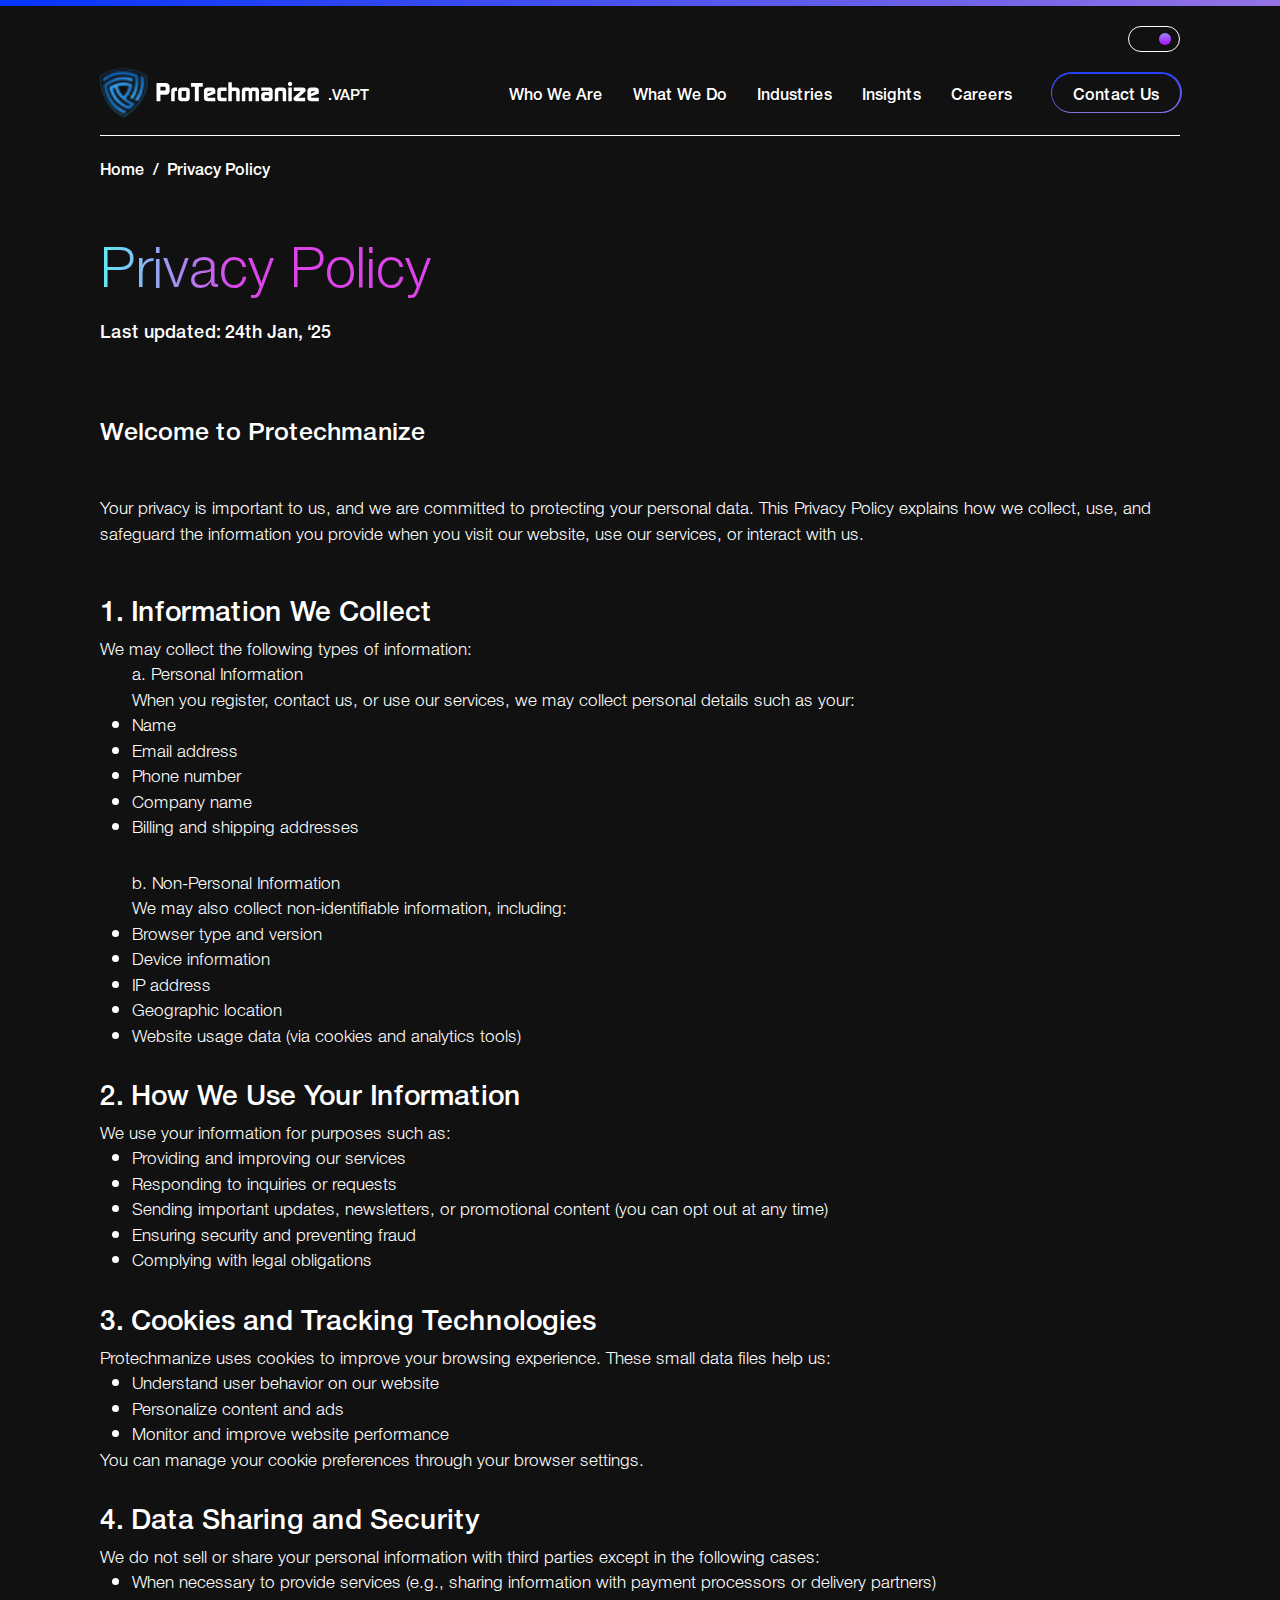
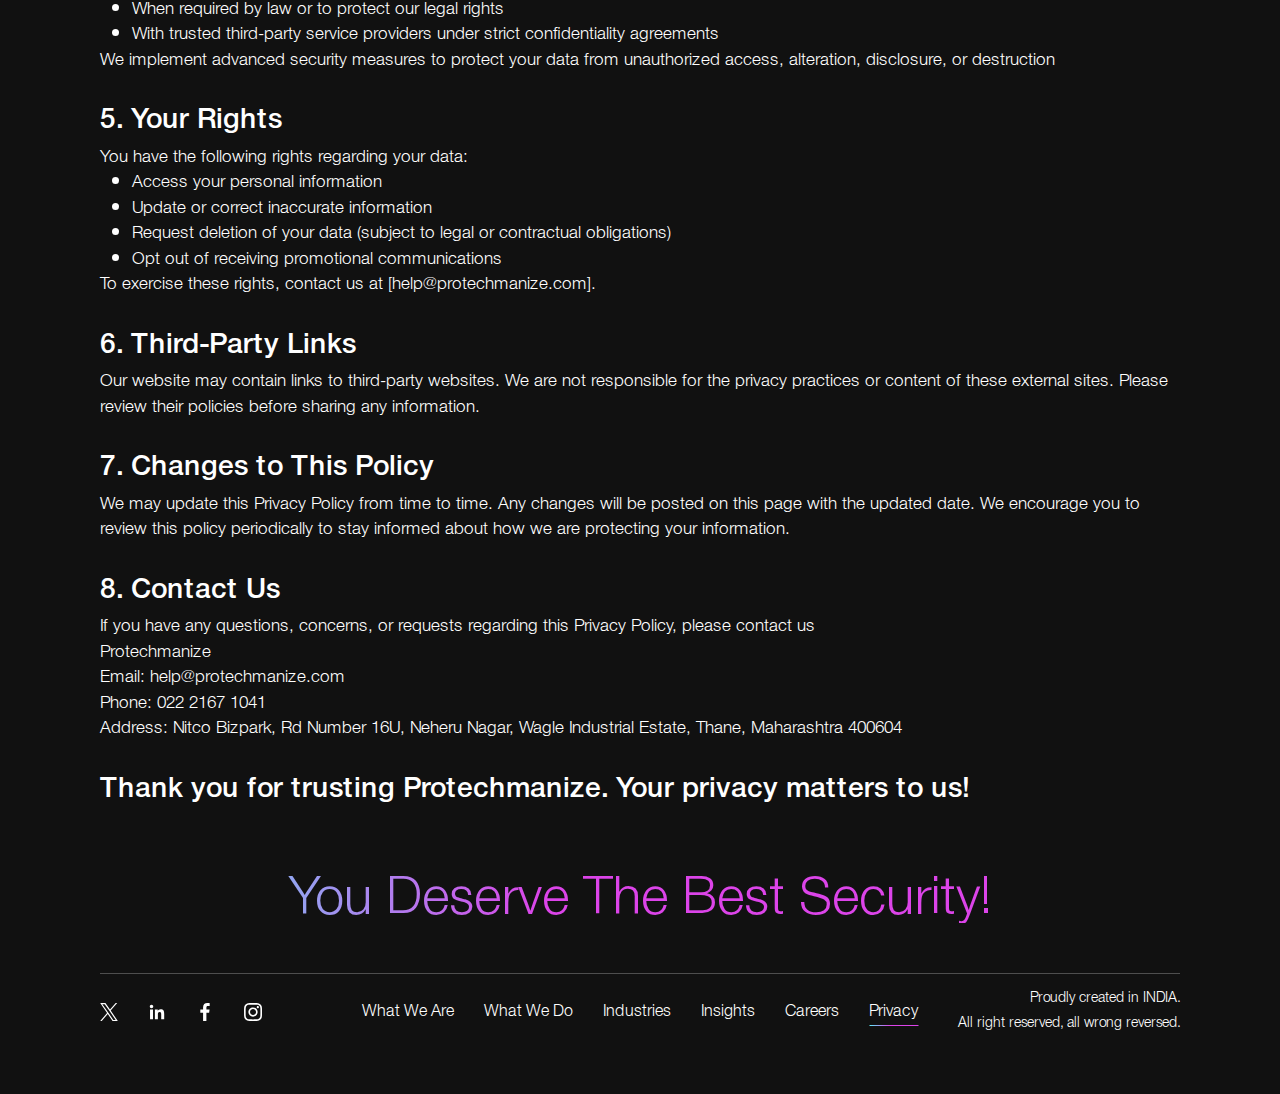
<file: privacy-policy.html>
<!DOCTYPE html>
<html lang="en" data-theme="dark">

<head>
  <meta charset="utf-8">
  <meta http-equiv="X-UA-Compatible" content="IE=edge">
  <meta name="viewport" content="width=device-width, initial-scale=1, maximum-scale=1">
  <link rel="shortcut icon" href="#">
  <title>ProTechmanize</title>
  <link rel="stylesheet" href="css/bootstrap.min.css">
  <link rel="stylesheet" href="css/owl.carousel.min.css">
  <link rel="stylesheet" href="css/owl.theme.default.min.css">
  <link rel="stylesheet" href="css/style.css">
  <script src="js/onload.js"></script>
</head>

<body>
  <!-- header -->
  <div class="header__wrap">
    <div class="header-line"></div>
    <div class="container-fluid">
      <!-- header top -->
      <div class="header__top">
        <!-- <div class="input-group search-group">
          <img src="images/icons/search-normal.svg" class="img-fluid" alt="" loading="lazy">
          <input type="text" class="form-control" placeholder="Search...">
          <button class="btn p-1" id="close-search-grp"><img src="images/icons/cross.svg" class="img-fluid"
              alt=""></button>
        </div>
        <div class="input-group country-select">
          <img src="images/icons/global.svg" class="img-fluid" alt="" loading="lazy">
          <select class="form-select">
            <option disabled>Country</option>
            <option value="1" selected>India</option>
            <option value="2">Australia</option>
            <option value="2">Africa</option>
          </select>
        </div> -->
        <label class="theme-switch">
          <input type="checkbox" hidden>
          <span class="slider"></span>
        </label>
      </div>
      <!-- /header top -->
      <!-- main header -->
      <header class="header">
        <nav class="navbar navbar-expand-lg navbar-dark">
          <div class="logo navbar-brand">
            <a href="homepage.html" class="d-block">
              <img src="images/logo/main-logo.svg" class="img-fluid dark-theme-logo" alt="" loading="eager">
              <img src="images/logo/main-logo-light.svg" class="img-fluid light-theme-logo" alt="" loading="eager">
            </a>
            <div class="logo-text">
              <span>
                .VAPT <br>
                .Network Security <br>
                .Cloud Security <br>
                .GRC <br>
                .SOC <br>
                .VAPT <br>
              </span>
            </div>
          </div>
          <div class="header__actions">
            <!-- <button class="btn p-1" id="search-btn"><img src="images/icons/search-normal.svg" class="img-fluid" alt=""
                loading="lazy"></button> -->
            <button class="navbar-toggler" type="button" data-bs-toggle="collapse" data-bs-target="#navbarNav"
              aria-controls="navbarNav" aria-expanded="false" aria-label="Toggle navigation">
              <span class="bar"></span>
              <span class="bar"></span>
              <span class="bar"></span>
            </button>
            <div class="search-box">
              <input type="text" class="form-control" placeholder="Search Here....">
              <button class="btn p-1" id="close-search-box"><img src="images/icons/cross.svg" class="img-fluid"
                  alt=""></button>
            </div>
          </div>

          <div class="collapse navbar-collapse" id="navbarNav">
            <div class="navbar-collapse__content">
              <ul class="navbar-nav">
                <li class="nav-item">
                  <a class="nav-link" href="who-we-are.html">Who We Are</a>
                </li>
                <li class="nav-item">
                  <a class="nav-link" href="what-we-do.html">What We Do</a>
                </li>
                <li class="nav-item">
                  <a class="nav-link" href="industry.html">Industries</a>
                </li>
                <li class="nav-item">
                  <a class="nav-link" href="insights.html">Insights</a>
                </li>
                <li class="nav-item">
                  <a class="nav-link" href="careers.html">Careers</a>
                </li>
              </ul>
              <div class="contact-us">
                <a href="contact-us.html" class="btn btn-link">Contact Us</a>
              </div>
            </div>
            <div class="mobile-only-action">
              <!-- <div class="input-group country-select">
                <img src="images/icons/global.svg" class="img-fluid" alt="" loading="lazy">
                <select class="form-select">
                  <option disabled>Country</option>
                  <option value="1" selected>India</option>
                </select>
              </div> -->
              <label class="theme-switch-2">
                <input type="checkbox" hidden>
                <span class="slider"></span>
              </label>
            </div>
          </div>
        </nav>
      </header>
      <!-- /main header -->
    </div>
  </div>

  <!-- privacy-policy -->
  <div class="privacy-policy">
    <!-- breadcrumb -->
    <div class="container-fluid">
      <nav aria-label="breadcrumb">
        <ol class="breadcrumb">
          <li class="breadcrumb-item"><a href="homepage.html">Home</a></li>
          <li class="breadcrumb-item active" aria-current="page">Privacy Policy</li>
        </ol>
      </nav>
    </div>

    <!-- inner-page-banner -->
    <section class="inner-page-banner">
      <div class="container-fluid">
        <div class="inner-page-banner__top">
          <h2 class="inner-page-title"><span>Privacy Policy</span></h2>
          <p>Last updated: 24th Jan, ‘25</p>
        </div>
      </div>
    </section>

    <section class="privacy-policy__content">
      <div class="container-fluid">
        <div class="privacy-policy__content--inner">
          <h2>Welcome to Protechmanize</h2>
          <p class="mb-5">Your privacy is important to us, and we are committed to protecting your personal data. This Privacy Policy
            explains how we collect, use, and safeguard the information you provide when you visit our website, use our
            services, or interact with us.</p>
          <h3>1. Information We Collect</h3>
          <p class="mb-0">We may collect the following types of information:</p>
          <div>
            a. Personal Information<br>
            When you register, contact us, or use our services, we may collect personal details such as your:
          </div>
          <ul>
            <li>Name</li>
            <li>Email address</li>
            <li>Phone number</li>
            <li>Company name</li>
            <li>Billing and shipping addresses</li>
          </ul>
          <div>
            b. Non-Personal Information<br>
            We may also collect non-identifiable information, including:
          </div>
          <ul>
            <li>Browser type and version</li>
            <li>Device information</li>
            <li>IP address</li>
            <li>Geographic location</li>
            <li>Website usage data (via cookies and analytics tools)</li>
          </ul>
          <h3>2. How We Use Your Information</h3>
          <p class="mb-0">We use your information for purposes such as:</p>
          <ul>
            <li>Providing and improving our services</li>
            <li>Responding to inquiries or requests</li>
            <li>Sending important updates, newsletters, or promotional content (you can opt out at any time)</li>
            <li>Ensuring security and preventing fraud</li>
            <li>Complying with legal obligations</li>
          </ul>
          <h3>3. Cookies and Tracking Technologies</h3>
          <p class="mb-0">Protechmanize uses cookies to improve your browsing experience. These small data files help us:</p>
          <ul class="mb-0">
            <li>Understand user behavior on our website</li>
            <li>Personalize content and ads</li>
            <li>Monitor and improve website performance</li>
          </ul>
          <p>You can manage your cookie preferences through your browser settings.</p>
          <h3>4. Data Sharing and Security</h3>
          <p class="mb-0">We do not sell or share your personal information with third parties except in the following cases:</p>
          <ul class="mb-0">
            <li>When necessary to provide services (e.g., sharing information with payment processors or delivery partners)</li>
            <li>When required by law or to protect our legal rights</li>
            <li>With trusted third-party service providers under strict confidentiality agreements</li>
          </ul>
          <p>We implement advanced security measures to protect your data from unauthorized access, alteration, disclosure, or destruction</p>
          <h3>5. Your Rights</h3>
          <p class="mb-0">You have the following rights regarding your data:</p>
          <ul class="mb-0">
            <li>Access your personal information</li>
            <li>Update or correct inaccurate information</li>
            <li>Request deletion of your data (subject to legal or contractual obligations)</li>
            <li>Opt out of receiving promotional communications</li>
          </ul>
          <p>To exercise these rights, contact us at [help@protechmanize.com].</p>
          <h3>6. Third-Party Links</h3>
          <p>Our website may contain links to third-party websites. We are not responsible for the privacy practices or content of these external sites. Please review their policies before sharing any information.</p>
          <h3>7. Changes to This Policy</h3>
          <p>We may update this Privacy Policy from time to time. Any changes will be posted on this page with the updated date. We encourage you to review this policy periodically to stay informed about how we are protecting your information.</p>
          <h3>8. Contact Us</h3>
          <p class="mb-0">If you have any questions, concerns, or requests regarding this Privacy Policy, please contact us</p>
          <p>Protechmanize<br>
            Email: help@protechmanize.com<br>
            Phone: 022 2167 1041<br>
            Address: Nitco Bizpark, Rd Number 16U, Neheru Nagar, Wagle Industrial Estate, Thane, Maharashtra 400604</p>
          <h3>Thank you for trusting Protechmanize. Your privacy matters to us!</h3>
        </div>
      </div>
    </section>
  </div>

  <!-- footer -->
  <section class="footer__wrap">
    <div class="container-fluid">
      <h2>You Deserve The Best Security!</h2>
      <footer class="footer">
        <div class="social-links">
          <ul class="navbar-nav">
            <li class="nav-item">
              <a class="nav-link" href="javascript:void(0);">
                <img src="images/social-icon/Twitter.svg" class="img-fluid" alt="" loading="lazy">
              </a>
            </li>
            <li class="nav-item">
              <a class="nav-link" href="javascript:void(0);">
                <img src="images/social-icon/LinkedIn.svg" class="img-fluid" alt="" loading="lazy">
              </a>
            </li>
            <li class="nav-item">
              <a class="nav-link" href="javascript:void(0);">
                <img src="images/social-icon/FB.svg" class="img-fluid" alt="" loading="lazy">
              </a>
            </li>
            <li class="nav-item">
              <a class="nav-link" href="javascript:void(0);">
                <img src="images/social-icon/Insta.svg" class="img-fluid" alt="" loading="lazy">
              </a>
            </li>
          </ul>
        </div>
        <div class="footer__links">
          <ul class="navbar-nav">
            <li class="nav-item">
              <a class="nav-link" href="who-we-are.html">What We Are</a>
            </li>
            <li class="nav-item">
              <a class="nav-link" href="what-we-do.html">What We Do</a>
            </li>
            <li class="nav-item">
              <a class="nav-link" href="industry.html">Industries</a>
            </li>
            <li class="nav-item">
              <a class="nav-link" href="insights.html">Insights</a>
            </li>
            <li class="nav-item">
              <a class="nav-link" href="careers.html">Careers</a>
            </li>
            <li class="nav-item">
              <a class="nav-link active" href="privacy-policy.html">Privacy</a>
            </li>
          </ul>
        </div>
        <div class="copyright">
          Proudly created in INDIA.<br>
          All right reserved, all wrong reversed.
        </div>
      </footer>
    </div>
  </section>

  <script src="js/jquery.min.js"></script>
  <script src="js/owl.carousel.min.js"></script>
  <script src="js/bootstrap.bundle.min.js"></script>
  <script src="js/custom.js"></script>
</body>

</html>
</file>
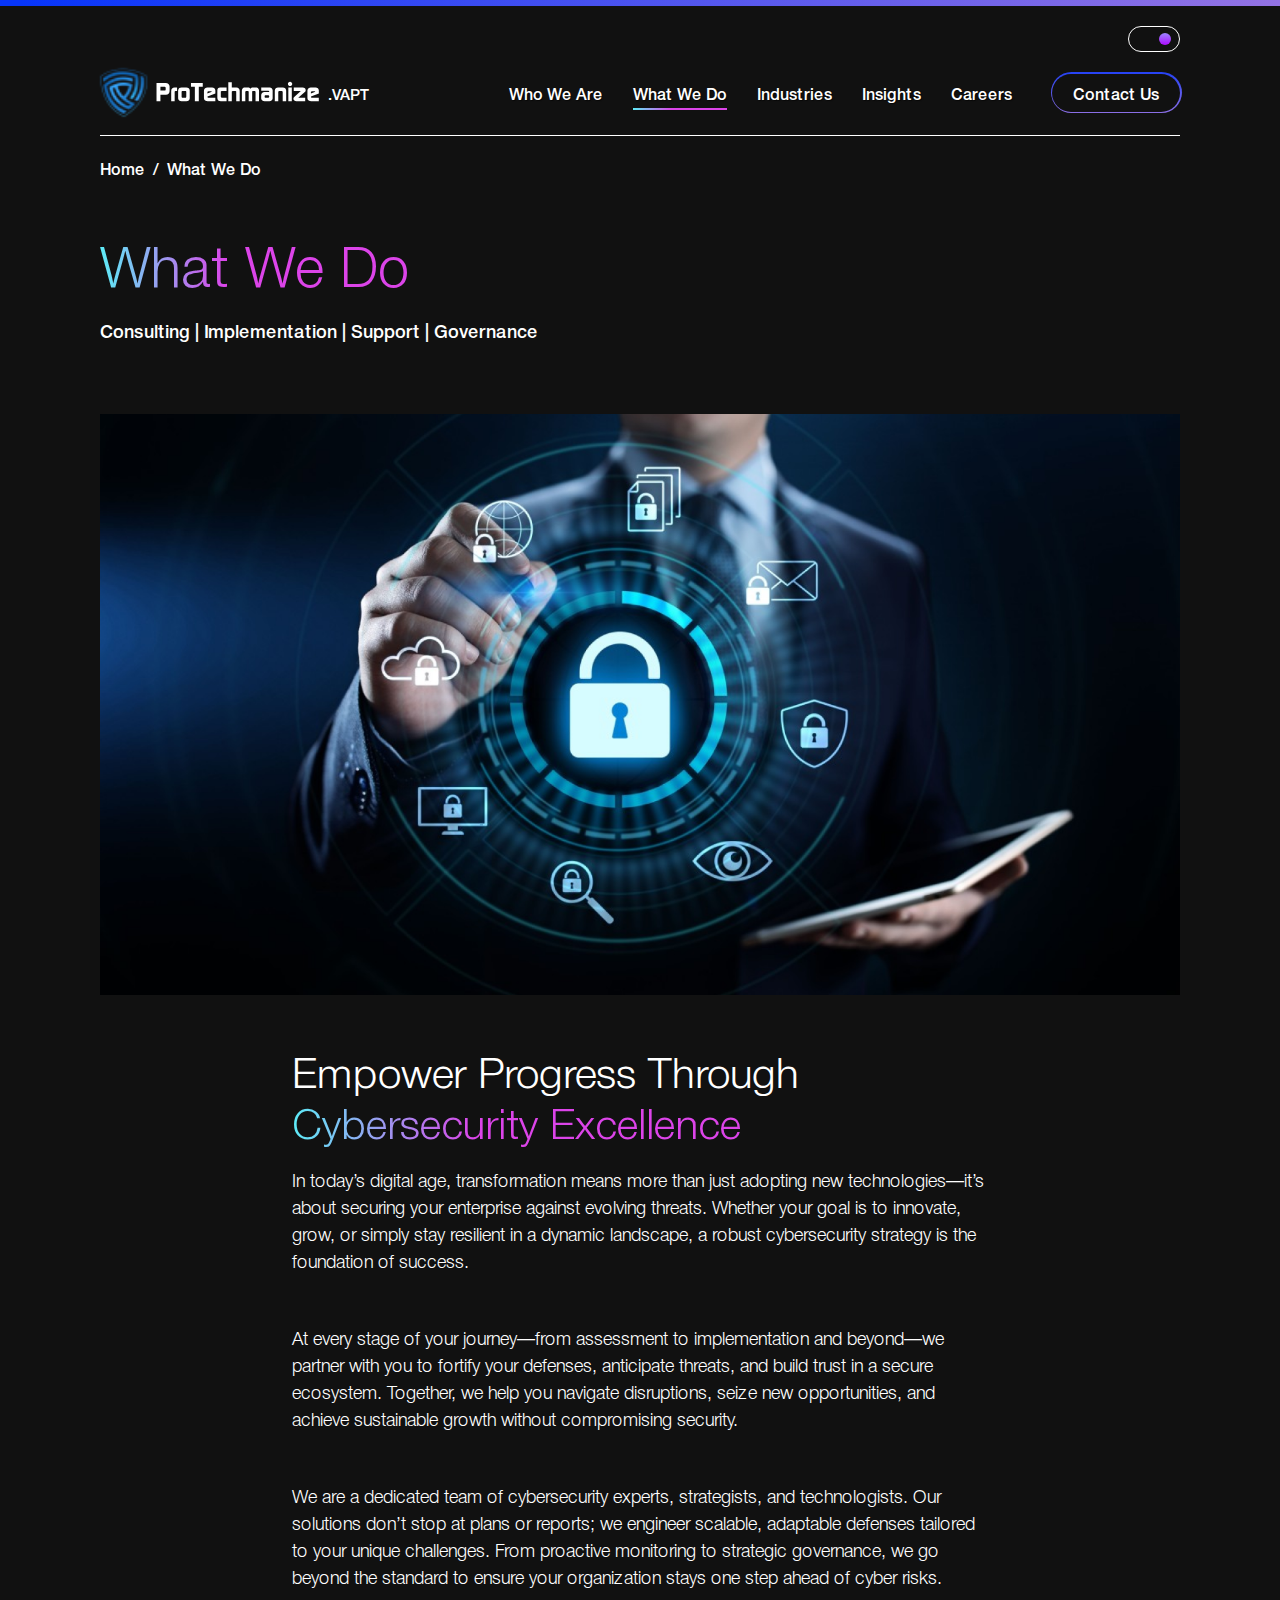
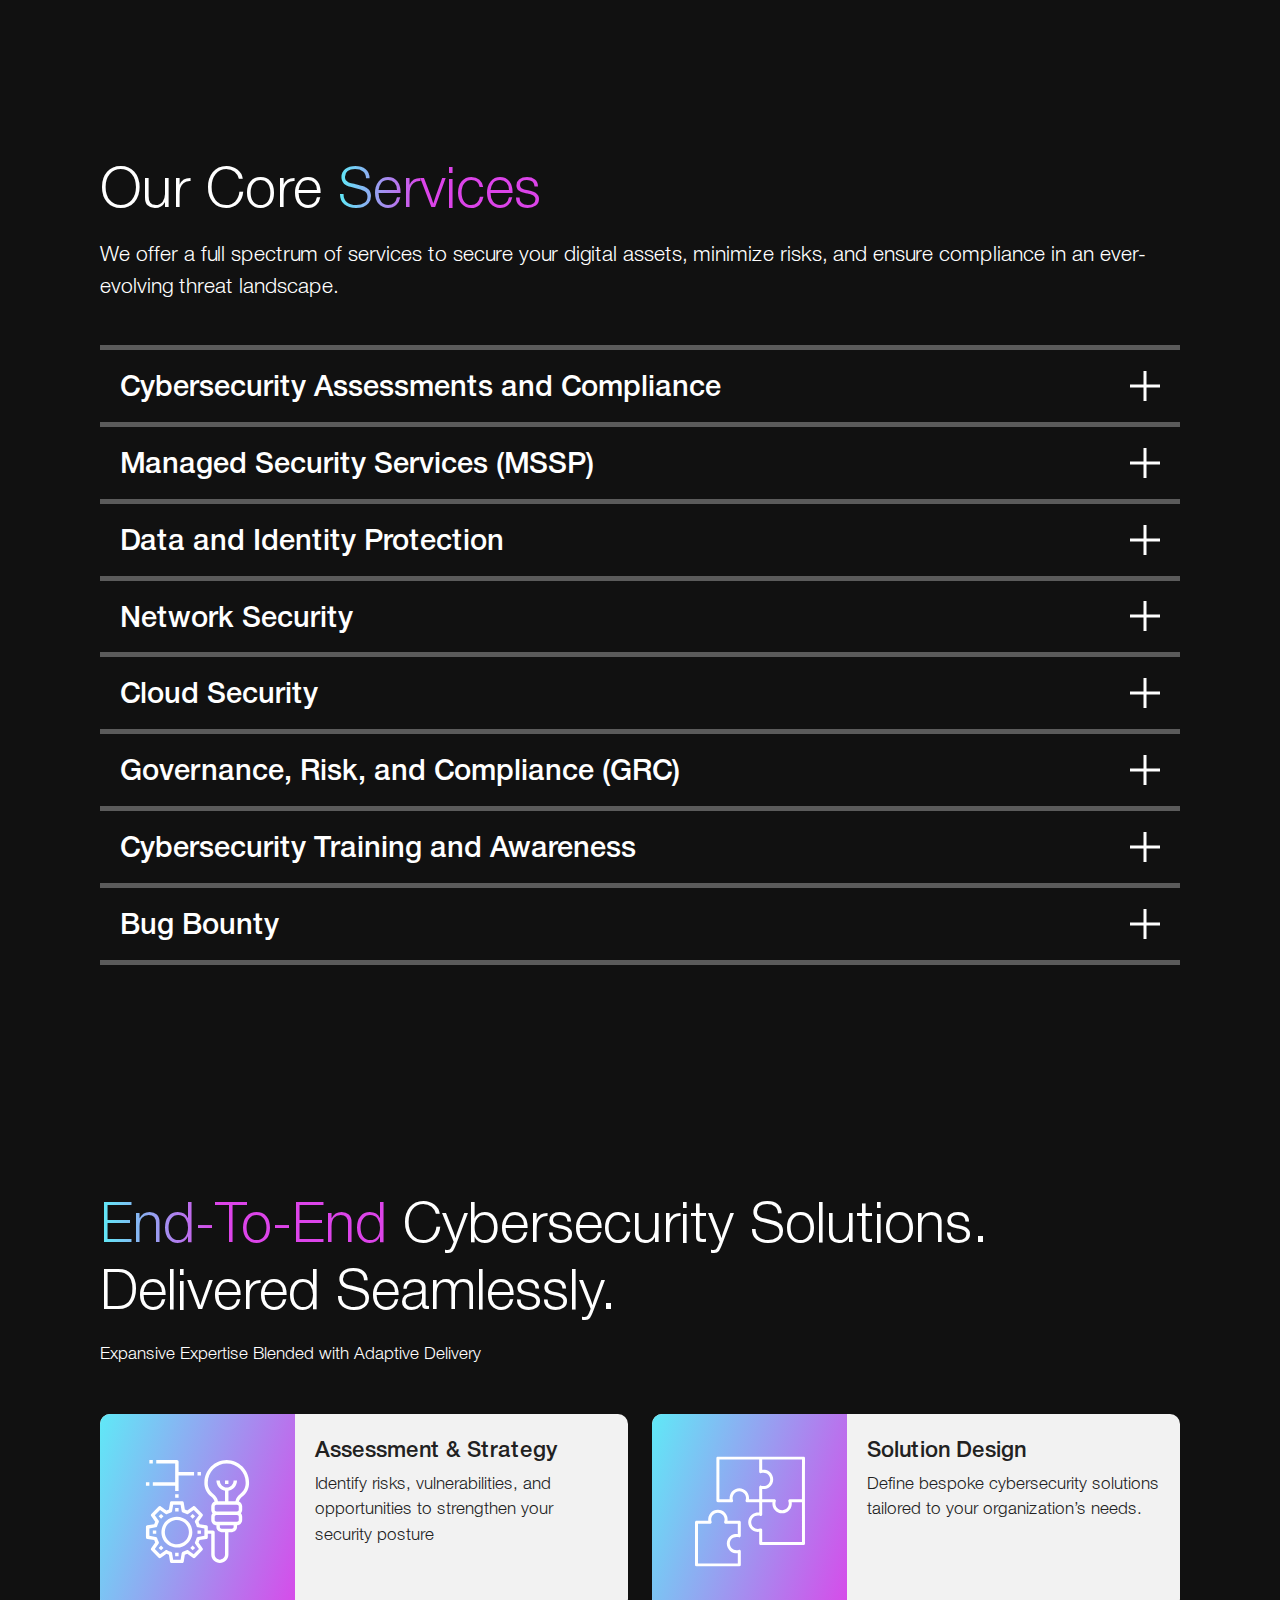
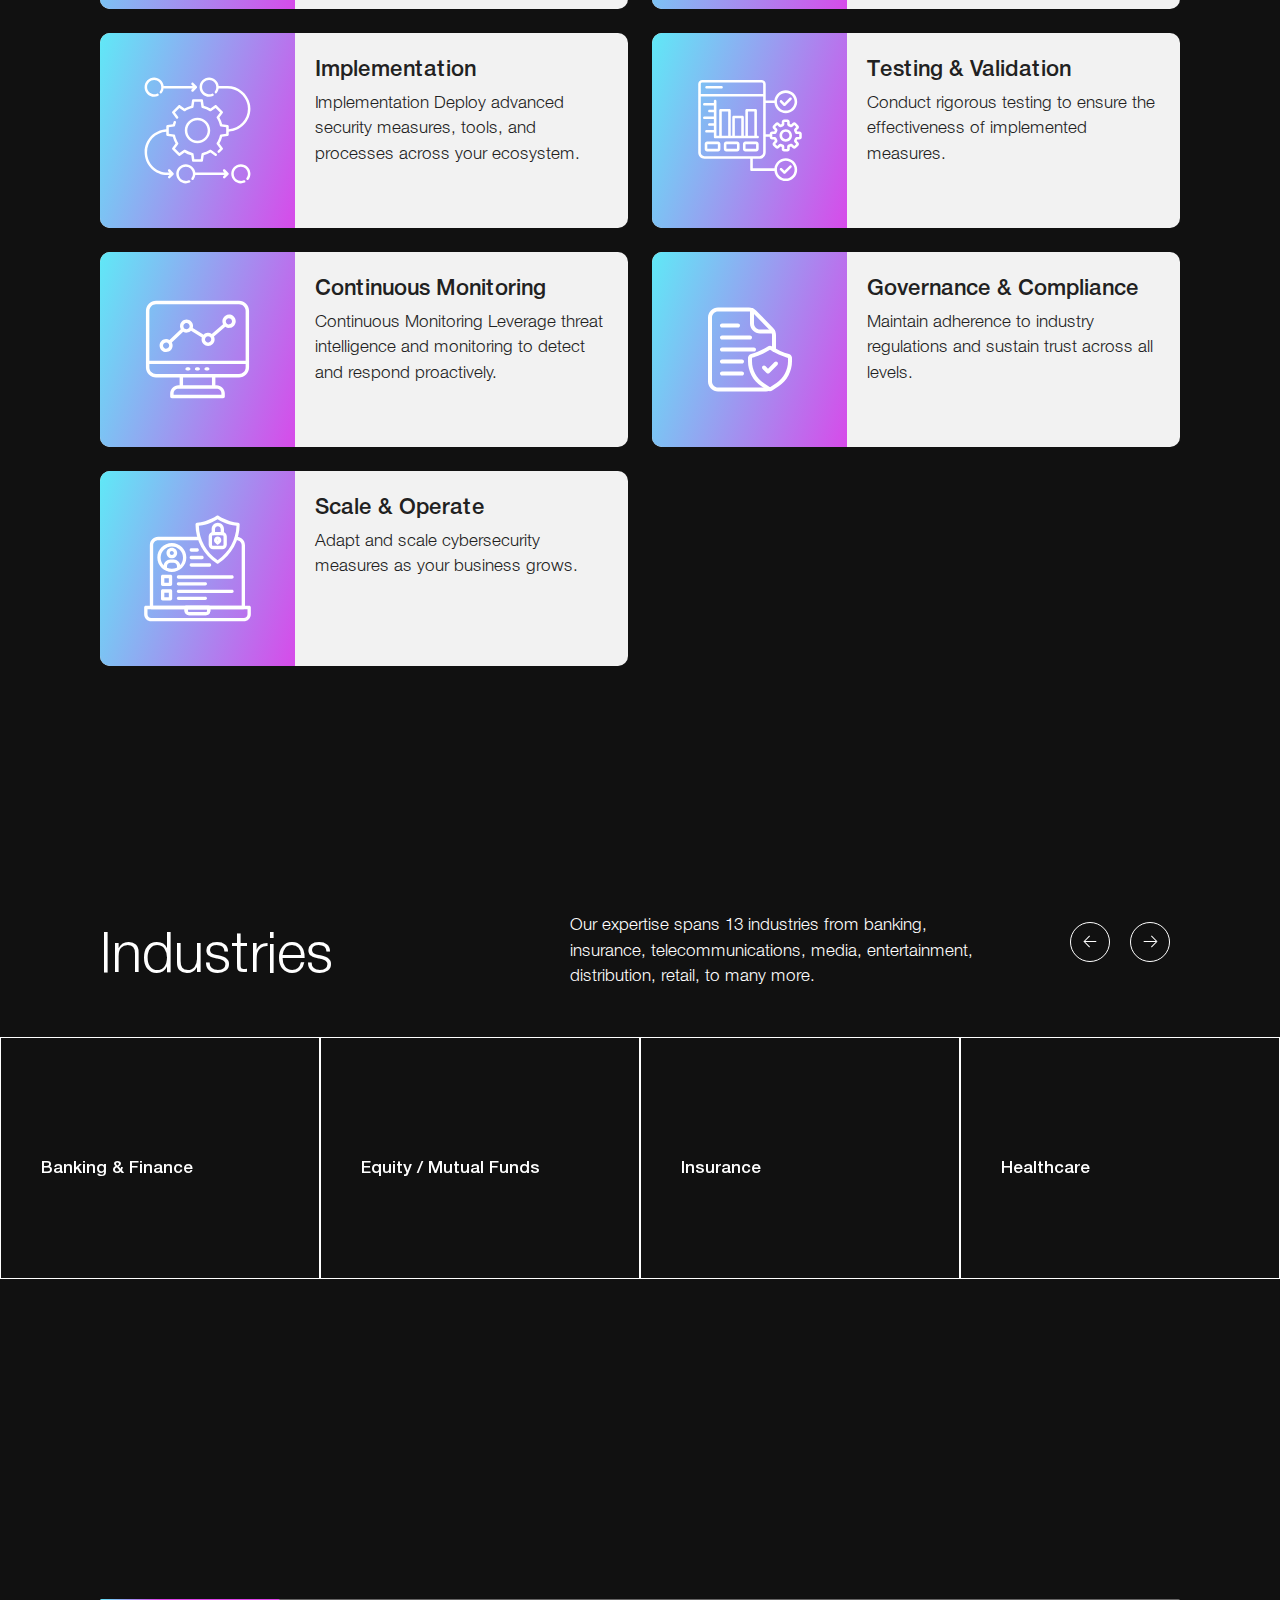
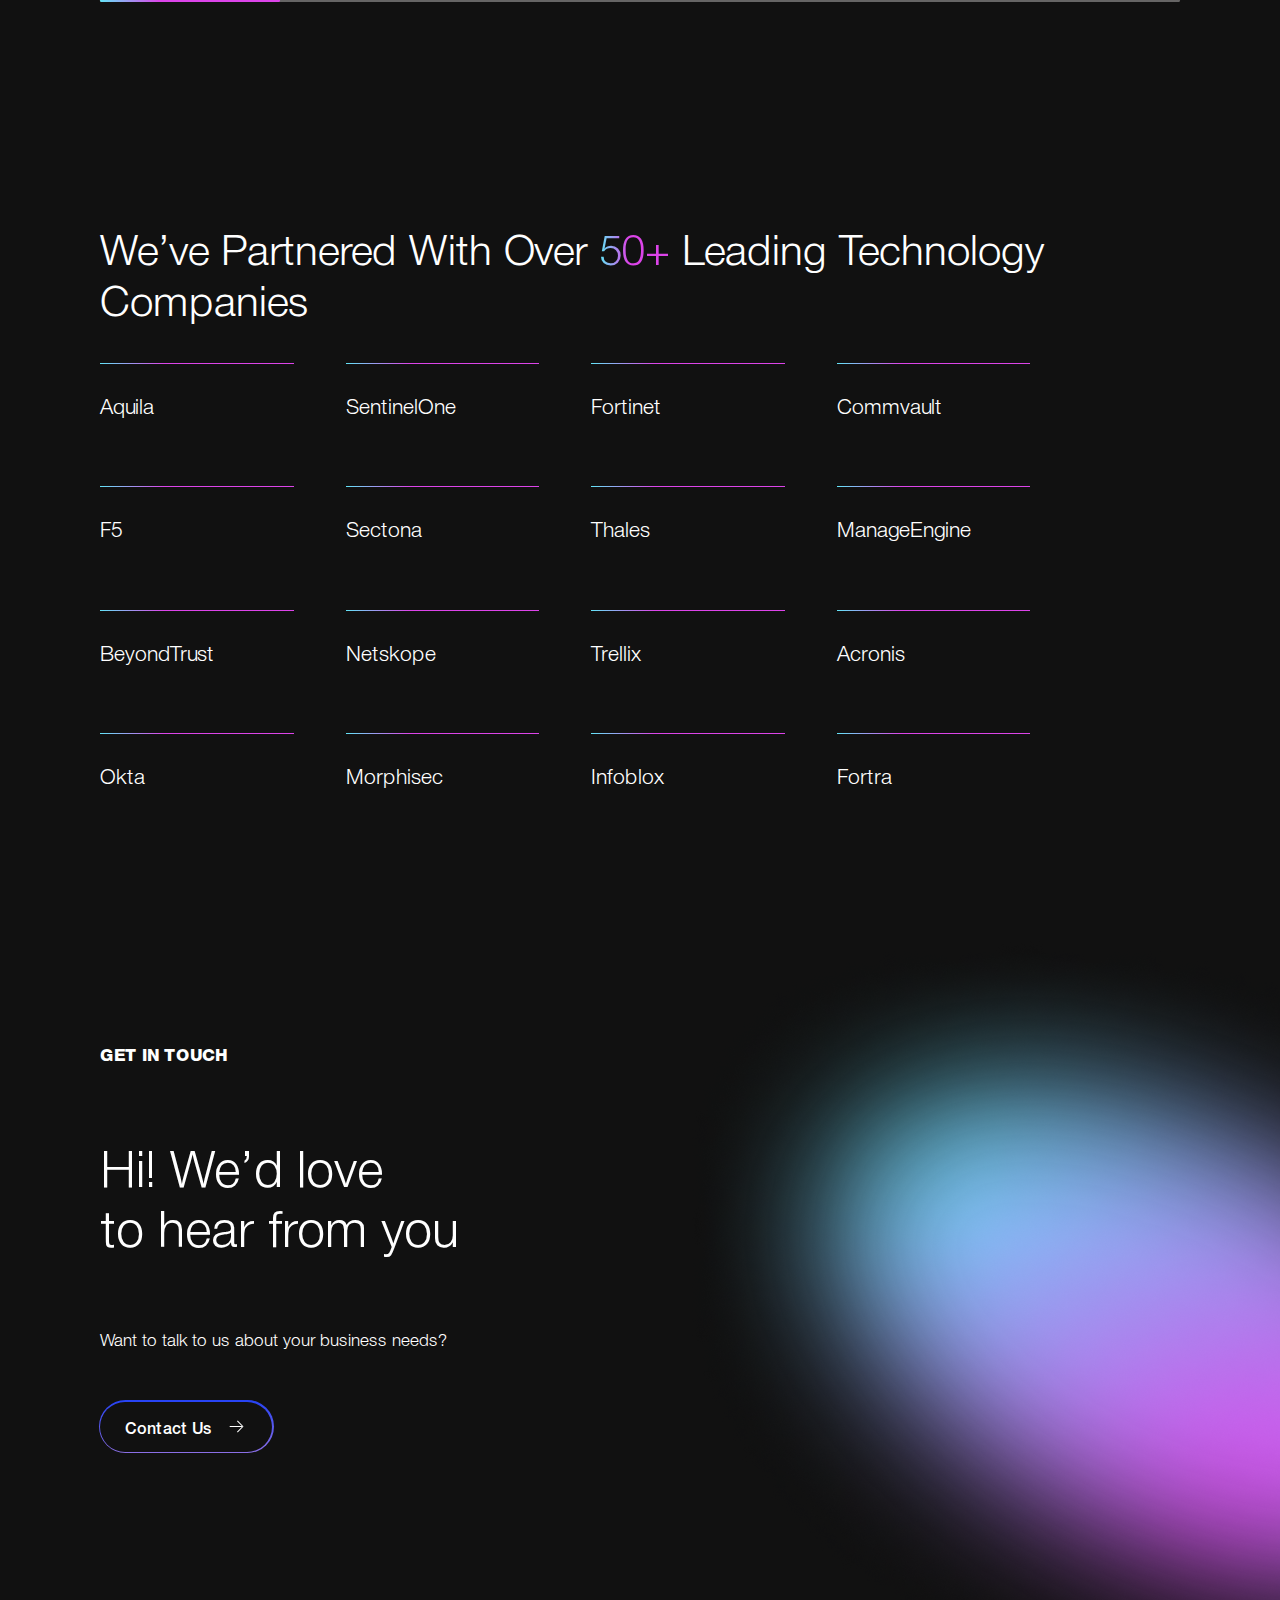
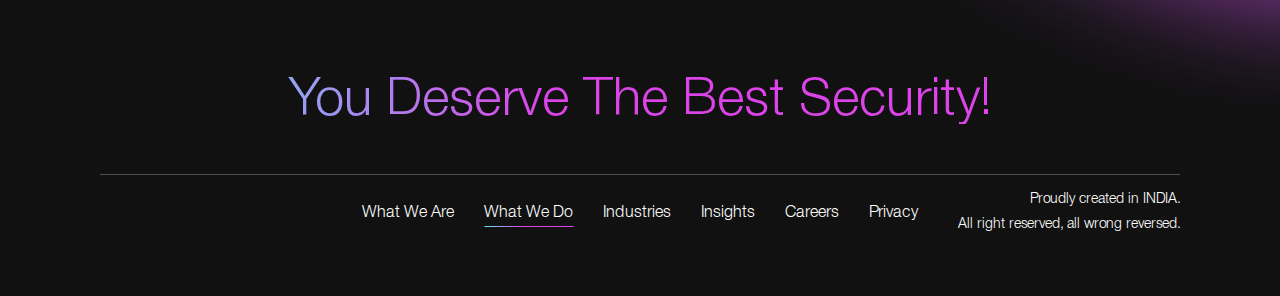
<file: what-we-do.html>
<!DOCTYPE html>
<html lang="en" data-theme="dark">

<head>
  <meta charset="utf-8">
  <meta http-equiv="X-UA-Compatible" content="IE=edge">
  <meta name="viewport" content="width=device-width, initial-scale=1, maximum-scale=1">
  <link rel="shortcut icon" href="#">
  <title>ProTechmanize</title>
  <link rel="stylesheet" href="css/bootstrap.min.css">
  <link rel="stylesheet" href="css/owl.carousel.min.css">
  <link rel="stylesheet" href="css/owl.theme.default.min.css">
  <link rel="stylesheet" href="css/style.css">
  <script src="js/onload.js"></script>
</head>

<body>
  <!-- header -->
  <div class="header__wrap">
    <div class="header-line"></div>
    <div class="container-fluid">
      <!-- header top -->
      <div class="header__top">
        <!-- <div class="input-group search-group">
          <img src="images/icons/search-normal.svg" class="img-fluid" alt="" loading="lazy">
          <input type="text" class="form-control" placeholder="Search...">
          <button class="btn p-1" id="close-search-grp"><img src="images/icons/cross.svg" class="img-fluid"
              alt=""></button>
        </div>
        <div class="input-group country-select">
          <img src="images/icons/global.svg" class="img-fluid" alt="" loading="lazy">
          <select class="form-select">
            <option disabled>Country</option>
            <option value="1" selected>India</option>
            <option value="2">Australia</option>
            <option value="2">Africa</option>
          </select>
        </div> -->
        <label class="theme-switch">
          <input type="checkbox" hidden>
          <span class="slider"></span>
        </label>
      </div>
      <!-- /header top -->
      <!-- main header -->
      <header class="header">
        <nav class="navbar navbar-expand-lg navbar-dark">
          <div class="logo navbar-brand">
            <a href="homepage.html" class="d-block">
              <img src="images/logo/main-logo.svg" class="img-fluid dark-theme-logo" alt="" loading="eager">
              <img src="images/logo/main-logo-light.svg" class="img-fluid light-theme-logo" alt="" loading="eager">
            </a>
            <div class="logo-text">
              <span>
                .VAPT <br>
                .Network Security <br>
                .Cloud Security <br>
                .GRC <br>
                .SOC <br>
                .VAPT <br>
              </span>
            </div>
          </div>
          <div class="header__actions">
            <!-- <button class="btn p-1" id="search-btn"><img src="images/icons/search-normal.svg" class="img-fluid" alt=""
                loading="lazy"></button> -->
            <button class="navbar-toggler" type="button" data-bs-toggle="collapse" data-bs-target="#navbarNav"
              aria-controls="navbarNav" aria-expanded="false" aria-label="Toggle navigation">
              <span class="bar"></span>
              <span class="bar"></span>
              <span class="bar"></span>
            </button>
            <div class="search-box">
              <input type="text" class="form-control" placeholder="Search Here....">
              <button class="btn p-1" id="close-search-box"><img src="images/icons/cross.svg" class="img-fluid"
                  alt=""></button>
            </div>
          </div>

          <div class="collapse navbar-collapse" id="navbarNav">
            <div class="navbar-collapse__content">
              <ul class="navbar-nav">
                <li class="nav-item">
                  <a class="nav-link" href="who-we-are.html">Who We Are</a>
                </li>
                <li class="nav-item">
                  <a class="nav-link active" href="what-we-do.html">What We Do</a>
                </li>
                <li class="nav-item">
                  <a class="nav-link" href="industry.html">Industries</a>
                </li>
                <li class="nav-item">
                  <a class="nav-link" href="insights.html">Insights</a>
                </li>
                <li class="nav-item">
                  <a class="nav-link" href="careers.html">Careers</a>
                </li>
              </ul>
              <div class="contact-us">
                <a href="contact-us.html" class="btn btn-link">Contact Us</a>
              </div>
            </div>
            <div class="mobile-only-action">
              <!-- <div class="input-group country-select">
                <img src="images/icons/global.svg" class="img-fluid" alt="" loading="lazy">
                <select class="form-select">
                  <option disabled>Country</option>
                  <option value="1" selected>India</option>
                </select>
              </div> -->
              <label class="theme-switch-2">
                <input type="checkbox" hidden>
                <span class="slider"></span>
              </label>
            </div>
          </div>
        </nav>
      </header>
      <!-- /main header -->
    </div>
  </div>

  <!-- what-we-do -->
  <div class="what-we-do">
    <!-- breadcrumb -->
    <div class="container-fluid">
      <nav aria-label="breadcrumb">
        <ol class="breadcrumb">
          <li class="breadcrumb-item"><a href="homepage.html">Home</a></li>
          <li class="breadcrumb-item active" aria-current="page">What We Do</li>
        </ol>
      </nav>
    </div>

    <!-- inner-page-banner -->
    <section class="inner-page-banner">
      <div class="container-fluid">
        <div class="inner-page-banner__top">
          <h2 class="inner-page-title"><span>What We Do</span></h2>
          <p>Consulting | Implementation | Support | Governance</p>
        </div>
        <img src="images/banner/what-we-do-banner.png" class="img-fluid w-100" alt="">
      </div>
    </section>

    <!-- empower-progress -->
    <section class="empower-progress">
      <div class="container-fluid">
        <div class="empower-progress__container">
          <h3 class="section-title">Empower Progress Through <br><span>Cybersecurity Excellence</span></h3>
          <p>In today’s digital age, transformation means more than just adopting new technologies—it’s about securing
            your
            enterprise against evolving threats. Whether your goal is to innovate, grow, or simply stay resilient in a
            dynamic landscape, a robust cybersecurity strategy is the foundation of success.</p>
          <p>At every stage of your journey—from assessment to implementation and beyond—we partner with you to fortify
            your
            defenses, anticipate threats, and build trust in a secure ecosystem. Together, we help you navigate
            disruptions,
            seize new opportunities, and achieve sustainable growth without compromising security.</p>
          <p>We are a dedicated team of cybersecurity experts, strategists, and technologists. Our solutions don’t stop
            at
            plans or reports; we engineer scalable, adaptable defenses tailored to your unique challenges. From
            proactive
            monitoring to strategic governance, we go beyond the standard to ensure your organization stays one step
            ahead
            of cyber risks.</p>
        </div>
      </div>
    </section>

    <!-- our-core-services -->
    <section class="our-core-services">
      <div class="container-fluid">
        <h2 class="inner-page-title">Our Core <span>Services</span></h2>
        <p>We offer a full spectrum of services to secure your digital assets, minimize risks, and ensure compliance in
          an
          ever-evolving threat landscape.</p>
        <div class="accordion" id="servicesAccordion">
          <div class="accordion-item">
            <h2 class="accordion-header">
              <button class="accordion-button collapsed" type="button" data-bs-toggle="collapse"
                data-bs-target="#cyber-security" aria-expanded="false">
                Cybersecurity Assessments and Compliance
              </button>
            </h2>
            <div id="cyber-security" class="accordion-collapse collapse" data-bs-parent="#servicesAccordion">
              <div class="accordion-body">
                <div class="row">
                  <div class="col-md-8">
                    <ul class="mb-0">
                      <li>Vulnerability Assessment and Penetration Testing (VAPT)</li>
                      <li>Risk Assessment and Gap Analysis</li>
                      <li>Compliance Readiness (e.g., GDPR, ISO 27001, PCI DSS)</li>
                      <li>Security Posture Assessment</li>
                      <li>Cloud Security Assessment</li>
                      <li>Application Security Testing (Web, Mobile, API)</li>
                      <li>Compromise Assessment </li>
                      <li>Configuration Assessment</li>
                    </ul>
                  </div>
                  <div class="col-md-4">
                    <div class="img-box">
                      <img src="images/icons/Cyber-Security.svg" class="img-fluid" alt="">
                    </div>
                  </div>
                </div>
              </div>
            </div>
          </div>
          <div class="accordion-item">
            <h2 class="accordion-header">
              <button class="accordion-button collapsed" type="button" data-bs-toggle="collapse" data-bs-target="#mssp"
                aria-expanded="false">
                Managed Security Services (MSSP)
              </button>
            </h2>
            <div id="mssp" class="accordion-collapse collapse" data-bs-parent="#servicesAccordion">
              <div class="accordion-body">
                <div class="row">
                  <div class="col-md-8">
                    <ul class="mb-0">
                      <li>Managed Detection and Response (MDR)</li>
                      <li>Security Operations Center (SOC) as a Service</li>
                      <li>Threat Intelligence and Monitoring</li>
                      <li>Security Posture Assessment</li>
                      <li>Endpoint Detection and Response (EDR)</li>
                      <li>SIEM (Security Information and Event Management) Management</li>
                      <li>Incident Response</li>
                      <li>V-CISO Engagement</li>
                    </ul>
                  </div>
                  <div class="col-md-4">
                    <div class="img-box">
                      <img src="images/icons/MSSP.svg" class="img-fluid" alt="">
                    </div>
                  </div>
                </div>
              </div>
            </div>
          </div>
          <div class="accordion-item">
            <h2 class="accordion-header">
              <button class="accordion-button collapsed" type="button" data-bs-toggle="collapse"
                data-bs-target="#data-protection" aria-expanded="false">
                Data and Identity Protection
              </button>
            </h2>
            <div id="data-protection" class="accordion-collapse collapse" data-bs-parent="#servicesAccordion">
              <div class="accordion-body">
                <div class="row">
                  <div class="col-md-8">
                    <ul class="mb-0">
                      <li>Data Loss Prevention (DLP)</li>
                      <li>Encryption and Backup Solutions</li>
                      <li>Identity and Access Management (SSO, MFA, PAM, IDP, IDAM)</li>
                      <li>Zero Trust Network</li>
                      <li>Hardware Security Module</li>
                    </ul>
                  </div>
                  <div class="col-md-4">
                    <div class="img-box">
                      <img src="images/icons/Data-Protection.svg" class="img-fluid" alt="">
                    </div>
                  </div>
                </div>
              </div>
            </div>
          </div>
          <div class="accordion-item">
            <h2 class="accordion-header">
              <button class="accordion-button collapsed" type="button" data-bs-toggle="collapse"
                data-bs-target="#network-security" aria-expanded="false">
                Network Security
              </button>
            </h2>
            <div id="network-security" class="accordion-collapse collapse" data-bs-parent="#servicesAccordion">
              <div class="accordion-body">
                <div class="row">
                  <div class="col-md-8">
                    <ul class="mb-0">
                      <li>Firewall Configuration and Management</li>
                      <li>Secure Network Design and Implementation</li>
                      <li>Virtual Private Network (VPN) Solutions</li>
                      <li>Intrusion Prevention Systems (IPS)</li>
                      <li>Zero Trust Network Access (ZTNA)</li>
                      <li>Micro Segmentation</li>
                    </ul>
                  </div>
                  <div class="col-md-4">
                    <div class="img-box">
                      <img src="images/icons/Network-Security.svg" class="img-fluid" alt="">
                    </div>
                  </div>
                </div>
              </div>
            </div>
          </div>
          <div class="accordion-item">
            <h2 class="accordion-header">
              <button class="accordion-button collapsed" type="button" data-bs-toggle="collapse"
                data-bs-target="#cloud-security" aria-expanded="false">
                Cloud Security
              </button>
            </h2>
            <div id="cloud-security" class="accordion-collapse collapse" data-bs-parent="#servicesAccordion">
              <div class="accordion-body">
                <div class="row">
                  <div class="col-md-8">
                    <ul class="mb-0">
                      <li>Cloud Security Posture Management (CSPM)</li>
                      <li>Container Security</li>
                      <li>Cloud Identity and Access Management</li>
                      <li>Workload Protection Platforms (CWPP)</li>
                      <li>SaaS Security and Governance</li>
                      <li>CCKM ( Cipher trust Cloud Key Management )</li>
                    </ul>
                  </div>
                  <div class="col-md-4">
                    <div class="img-box">
                      <img src="images/icons/Cloud-Security.svg" class="img-fluid" alt="">
                    </div>
                  </div>
                </div>
              </div>
            </div>
          </div>
          <div class="accordion-item">
            <h2 class="accordion-header">
              <button class="accordion-button collapsed" type="button" data-bs-toggle="collapse"
                data-bs-target="#compliance" aria-expanded="false">
                Governance, Risk, and Compliance (GRC)
              </button>
            </h2>
            <div id="compliance" class="accordion-collapse collapse" data-bs-parent="#servicesAccordion">
              <div class="accordion-body">
                <div class="row">
                  <div class="col-md-8">
                    <ul class="mb-0">
                      <li>Security Policy Development</li>
                      <li>IT Governance Frameworks Implementation</li>
                      <li>Risk Management Programs</li>
                      <li>Regulatory Compliance Audits ( SEBI / RBI / RDA )</li>
                      <li>Security Awareness and Training Programs</li>
                      <li>Compliance Gap Assessment</li>
                    </ul>
                  </div>
                  <div class="col-md-4">
                    <div class="img-box">
                      <img src="images/icons/Compliance.svg" class="img-fluid" alt="">
                    </div>
                  </div>
                </div>
              </div>
            </div>
          </div>
          <div class="accordion-item">
            <h2 class="accordion-header">
              <button class="accordion-button collapsed" type="button" data-bs-toggle="collapse"
                data-bs-target="#training-awareness" aria-expanded="false">
                Cybersecurity Training and Awareness
              </button>
            </h2>
            <div id="training-awareness" class="accordion-collapse collapse" data-bs-parent="#servicesAccordion">
              <div class="accordion-body">
                <div class="row">
                  <div class="col-md-8">
                    <ul class="mb-0">
                      <li>Employee Security Awareness Training</li>
                      <li>Phishing Simulation and Testing</li>
                      <li>Role-Specific Security Training (e.g., CISO, Developers)</li>
                      <li>Executive Training on Cybersecurity Risks</li>
                    </ul>
                  </div>
                  <div class="col-md-4">
                    <div class="img-box">
                      <img src="images/icons/Training-Awareness.svg" class="img-fluid" alt="">
                    </div>
                  </div>
                </div>
              </div>
            </div>
          </div>
          <div class="accordion-item">
            <h2 class="accordion-header">
              <button class="accordion-button collapsed" type="button" data-bs-toggle="collapse"
                data-bs-target="#bug-bounty" aria-expanded="false">
                Bug Bounty
              </button>
            </h2>
            <div id="bug-bounty" class="accordion-collapse collapse" data-bs-parent="#servicesAccordion">
              <div class="accordion-body">
                <div class="row">
                  <div class="col-md-8">
                    <ul class="mb-0">
                      <li>Continuous Engagement</li>
                      <li>One Time Assessment</li>
                      <li>Centralised Dashboard</li>
                    </ul>
                  </div>
                  <div class="col-md-4">
                    <div class="img-box">
                      <img src="images/icons/Bug-Bounty.svg" class="img-fluid" alt="">
                    </div>
                  </div>
                </div>
              </div>
            </div>
          </div>
        </div>
      </div>
    </section>

    <!-- cyber-security-solutions -->
    <section class="cyber-security-solutions">
      <div class="container-fluid">
        <h2 class="inner-page-title"><span>End-to-End</span> Cybersecurity Solutions. <br>Delivered Seamlessly.</h2>
        <p>Expansive Expertise Blended with Adaptive Delivery</p>

        <div class="row">
          <div class="col-lg-6 mb-4">
            <div class="cyber-security-solutions__content">
              <div class="icon-box">
                <img src="images/icons/assesment-strategy.svg" class="img-fluid" alt="" loading="lazy">
              </div>
              <div class="content">
                <h6>Assessment & Strategy</h6>
                <p>Identify risks, vulnerabilities, and opportunities to strengthen your security posture</p>
              </div>
            </div>
          </div>
          <div class="col-lg-6 mb-4">
            <div class="cyber-security-solutions__content">
              <div class="icon-box">
                <img src="images/icons/solution-design.svg" class="img-fluid" alt="" loading="lazy">
              </div>
              <div class="content">
                <h6>Solution Design</h6>
                <p>Define bespoke cybersecurity solutions tailored to your organization’s needs.</p>
              </div>
            </div>
          </div>
          <div class="col-lg-6 mb-4">
            <div class="cyber-security-solutions__content">
              <div class="icon-box">
                <img src="images/icons/implementation.svg" class="img-fluid" alt="" loading="lazy">
              </div>
              <div class="content">
                <h6>Implementation</h6>
                <p>Implementation Deploy advanced security measures, tools, and processes across your
                  ecosystem.</p>
              </div>
            </div>
          </div>
          <div class="col-lg-6 mb-4">
            <div class="cyber-security-solutions__content">
              <div class="icon-box">
                <img src="images/icons/testing-validation.svg" class="img-fluid" alt="" loading="lazy">
              </div>
              <div class="content">
                <h6>Testing & Validation</h6>
                <p>Conduct rigorous testing to ensure the effectiveness of implemented measures.</p>
              </div>
            </div>
          </div>
          <div class="col-lg-6 mb-4">
            <div class="cyber-security-solutions__content">
              <div class="icon-box">
                <img src="images/icons/continuous-monitoring.svg" class="img-fluid" alt="" loading="lazy">
              </div>
              <div class="content">
                <h6>Continuous Monitoring</h6>
                <p>Continuous Monitoring Leverage threat intelligence and monitoring to detect and respond
                  proactively.</p>
              </div>
            </div>
          </div>
          <div class="col-lg-6 mb-4">
            <div class="cyber-security-solutions__content">
              <div class="icon-box">
                <img src="images/icons/governance-compilance.svg" class="img-fluid" alt="" loading="lazy">
              </div>
              <div class="content">
                <h6>Governance & Compliance</h6>
                <p>Maintain adherence to industry regulations and sustain trust across all levels.</p>
              </div>
            </div>
          </div>
          <div class="col-lg-6 mb-4">
            <div class="cyber-security-solutions__content">
              <div class="icon-box">
                <img src="images/icons/scale-operate.svg" class="img-fluid" alt="" loading="lazy">
              </div>
              <div class="content">
                <h6>Scale & Operate</h6>
                <p>Adapt and scale cybersecurity measures as your business grows.</p>
              </div>
            </div>
          </div>
        </div>
      </div>
    </section>

    <!-- industries -->
    <section class="industries">
      <div class="container-fluid">
        <div class="row align-items-center">
          <div class="col-xl-5 col-lg-4">
            <h2 class="inner-page-title mb-4 mb-lg-0">Industries</h2>
          </div>
          <div class="col-xl-7 col-lg-8">
            <div class="industries__top">
              <p>Our expertise spans 13 industries from banking, insurance, telecommunications, media, entertainment,
                distribution, retail, to many more.</p>
            </div>
          </div>
        </div>
      </div>
      <div class="industries__content">
        <div class="industries-carousel owl-carousel owl-theme">
          <a href="industry.html#banking-&-finance" class="industries__content-box">
            <div class="industries__content-box__top">
              <img src="images/icons/bank-&-finance.svg" class="img-fluid" alt="" loading="lazy">
              <p>Banking & Finance</p>
            </div>
            <div class="industries__content-box__img">
              <img src="images/bank-finance.jpg" class="img-fluid" alt="" loading="lazy">
            </div>
          </a>
          <a href="industry.html#equity-mutual-funds" class="industries__content-box">
            <div class="industries__content-box__top">
              <img src="images/icons/equity-mutual-funds.svg" class="img-fluid" alt="" loading="lazy">
              <p>Equity / Mutual Funds</p>
            </div>
            <div class="industries__content-box__img">
              <img src="images/equity-mutual-funds.jpg" class="img-fluid" alt="" loading="lazy">
            </div>
          </a>
          <a href="industry.html#insurance" class="industries__content-box">
            <div class="industries__content-box__top">
              <img src="images/icons/insurance.svg" class="img-fluid" alt="" loading="lazy">
              <p>Insurance</p>
            </div>
            <div class="industries__content-box__img">
              <img src="images/insurance.jpg" class="img-fluid" alt="" loading="lazy">
            </div>
          </a>
          <a href="industry.html#healthcare" class="industries__content-box">
            <div class="industries__content-box__top">
              <img src="images/icons/health-care.svg" class="img-fluid" alt="" loading="lazy">
              <p>Healthcare</p>
            </div>
            <div class="industries__content-box__img">
              <img src="images/health-care.png" class="img-fluid" alt="" loading="lazy">
            </div>
          </a>
          <a href="industry.html#it-ites" class="industries__content-box">
            <div class="industries__content-box__top">
              <img src="images/icons/it-ites.svg" class="img-fluid" alt="" loading="lazy">
              <p>IT / ITES</p>
            </div>
            <div class="industries__content-box__img">
              <img src="images/communication.png" class="img-fluid" alt="" loading="lazy">
            </div>
          </a>
          <a href="industry.html#manufacturing" class="industries__content-box">
            <div class="industries__content-box__top">
              <img src="images/icons/manufacturing.svg" class="img-fluid" alt="" loading="lazy">
              <p>Manufacturing</p>
            </div>
            <div class="industries__content-box__img">
              <img src="images/energy-utilities.png" class="img-fluid" alt="" loading="lazy">
            </div>
          </a>
        </div>
        <div class="container-fluid">
          <div class="industries__progress-bar-container">
            <div class="industries__progress-bar"></div>
          </div>
        </div>
      </div>
    </section>

    <!-- our-partners -->
    <section class="our-partners">
      <div class="container-fluid">
        <h3 class="section-title">
          We’ve partnered with over <span>50+</span> leading technology
          companies
        </h3>
        <ul class="our-partners__list list-unstyled mb-0">
          <li>
            <div class="our-partners__list-content">
              <h5>Aquila</h5>
            </div>
          </li>
          <li>
            <div class="our-partners__list-content">
              <h5>SentinelOne</h5>
            </div>
          </li>
          <li>
            <div class="our-partners__list-content">
              <h5>Fortinet</h5>
            </div>
          </li>
          <li>
            <div class="our-partners__list-content">
              <h5>Commvault</h5>
            </div>
          </li>
          <li>
            <div class="our-partners__list-content">
              <h5>F5</h5>
            </div>
          </li>
          <li>
            <div class="our-partners__list-content">
              <h5>Sectona</h5>
            </div>
          </li>
          <li>
            <div class="our-partners__list-content">
              <h5>Thales</h5>
            </div>
          </li>
          <li>
            <div class="our-partners__list-content">
              <h5>ManageEngine</h5>
            </div>
          </li>
          <li>
            <div class="our-partners__list-content">
              <h5>BeyondTrust</h5>
            </div>
          </li>
          <li>
            <div class="our-partners__list-content">
              <h5>Netskope</h5>
            </div>
          </li>
          <li>
            <div class="our-partners__list-content">
              <h5>Trellix</h5>
            </div>
          </li>
          <li>
            <div class="our-partners__list-content">
              <h5>Acronis</h5>
            </div>
          </li>
          <li>
            <div class="our-partners__list-content">
              <h5>Okta</h5>
            </div>
          </li>
          <li>
            <div class="our-partners__list-content">
              <h5>Morphisec</h5>
            </div>
          </li>
          <li>
            <div class="our-partners__list-content">
              <h5>Infoblox</h5>
            </div>
          </li>
          <li>
            <div class="our-partners__list-content">
              <h5>Fortra</h5>
            </div>
          </li>
        </ul>
      </div>
    </section>

    <!-- get-in-touch -->
    <section class="get-in-touch">
      <div class="container-fluid">
        <div class="get-in-touch__content">
          <h5>GET IN TOUCH</h5>
          <h3>Hi! We’d love <br>
            to hear from you</h3>
          <p>Want to talk to us about your business needs?</p>
          <a href="contact-us.html" class="btn btn-link">Contact Us <img src="images/icons/long-arrow-right.svg" alt=""
              loading="lazy"></a>
        </div>
      </div>
      <img src="images/get-in-touch-bg.png" class="img-fluid float-img" alt="">
    </section>
  </div>

  <!-- footer -->
  <section class="footer__wrap">
    <div class="container-fluid">
      <h2>You Deserve The Best Security!</h2>
      <footer class="footer">
        <div class="social-links">
          <ul class="navbar-nav">
            <li class="nav-item">
              <a class="nav-link" href="javascript:void(0);">
                <img src="images/social-icon/Twitter.svg" class="img-fluid" alt="" loading="lazy">
              </a>
            </li>
            <li class="nav-item">
              <a class="nav-link" href="javascript:void(0);">
                <img src="images/social-icon/LinkedIn.svg" class="img-fluid" alt="" loading="lazy">
              </a>
            </li>
            <li class="nav-item">
              <a class="nav-link" href="javascript:void(0);">
                <img src="images/social-icon/FB.svg" class="img-fluid" alt="" loading="lazy">
              </a>
            </li>
            <li class="nav-item">
              <a class="nav-link" href="javascript:void(0);">
                <img src="images/social-icon/Insta.svg" class="img-fluid" alt="" loading="lazy">
              </a>
            </li>
          </ul>
        </div>
        <div class="footer__links">
          <ul class="navbar-nav">
            <li class="nav-item">
              <a class="nav-link" href="who-we-are.html">What We Are</a>
            </li>
            <li class="nav-item">
              <a class="nav-link active" href="what-we-do.html">What We Do</a>
            </li>
            <li class="nav-item">
              <a class="nav-link" href="industry.html">Industries</a>
            </li>
            <li class="nav-item">
              <a class="nav-link" href="insights.html">Insights</a>
            </li>
            <li class="nav-item">
              <a class="nav-link" href="careers.html">Careers</a>
            </li>
            <li class="nav-item">
              <a class="nav-link" href="privacy-policy.html">Privacy</a>
            </li>
          </ul>
        </div>
        <div class="copyright">
          Proudly created in INDIA.<br>
          All right reserved, all wrong reversed.
        </div>
      </footer>
    </div>
  </section>

  <script src="js/jquery.min.js"></script>
  <script src="js/owl.carousel.min.js"></script>
  <script src="js/bootstrap.bundle.min.js"></script>
  <script src="js/custom.js"></script>
</body>

</html>
</file>
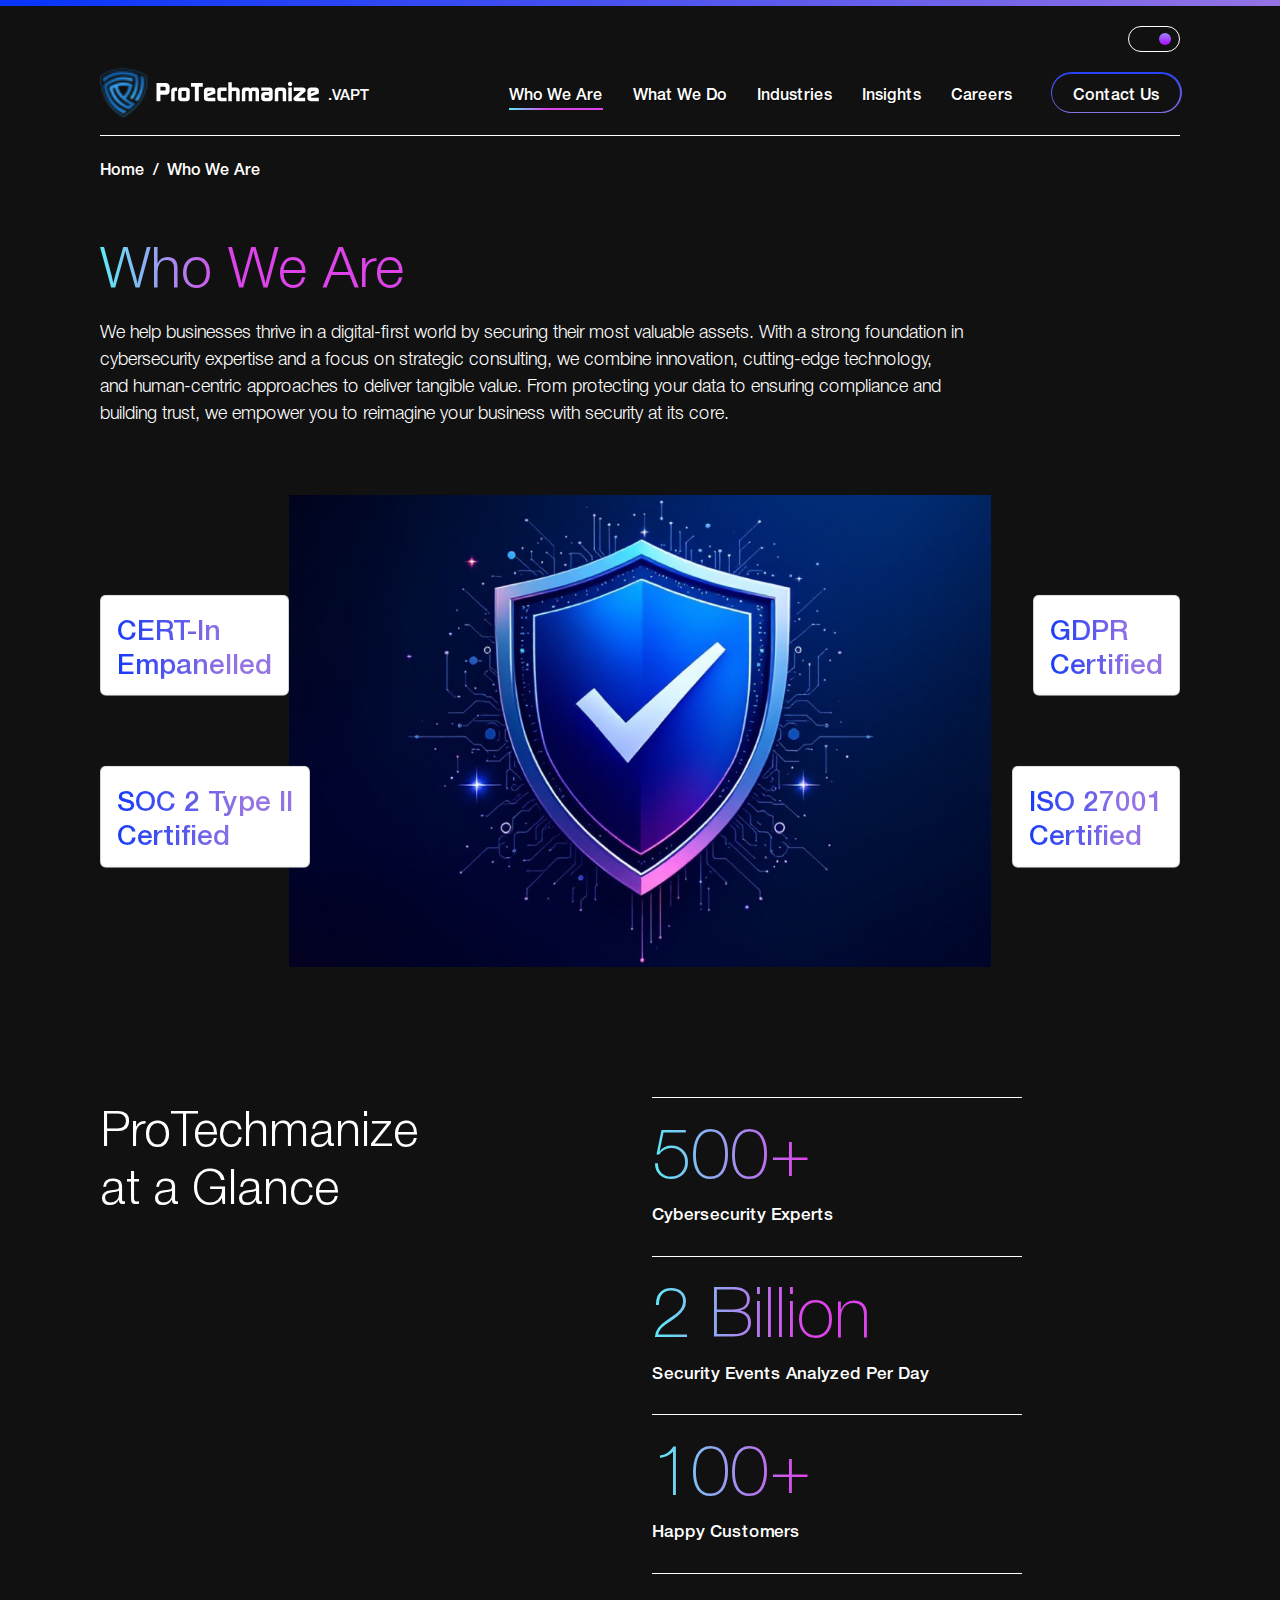
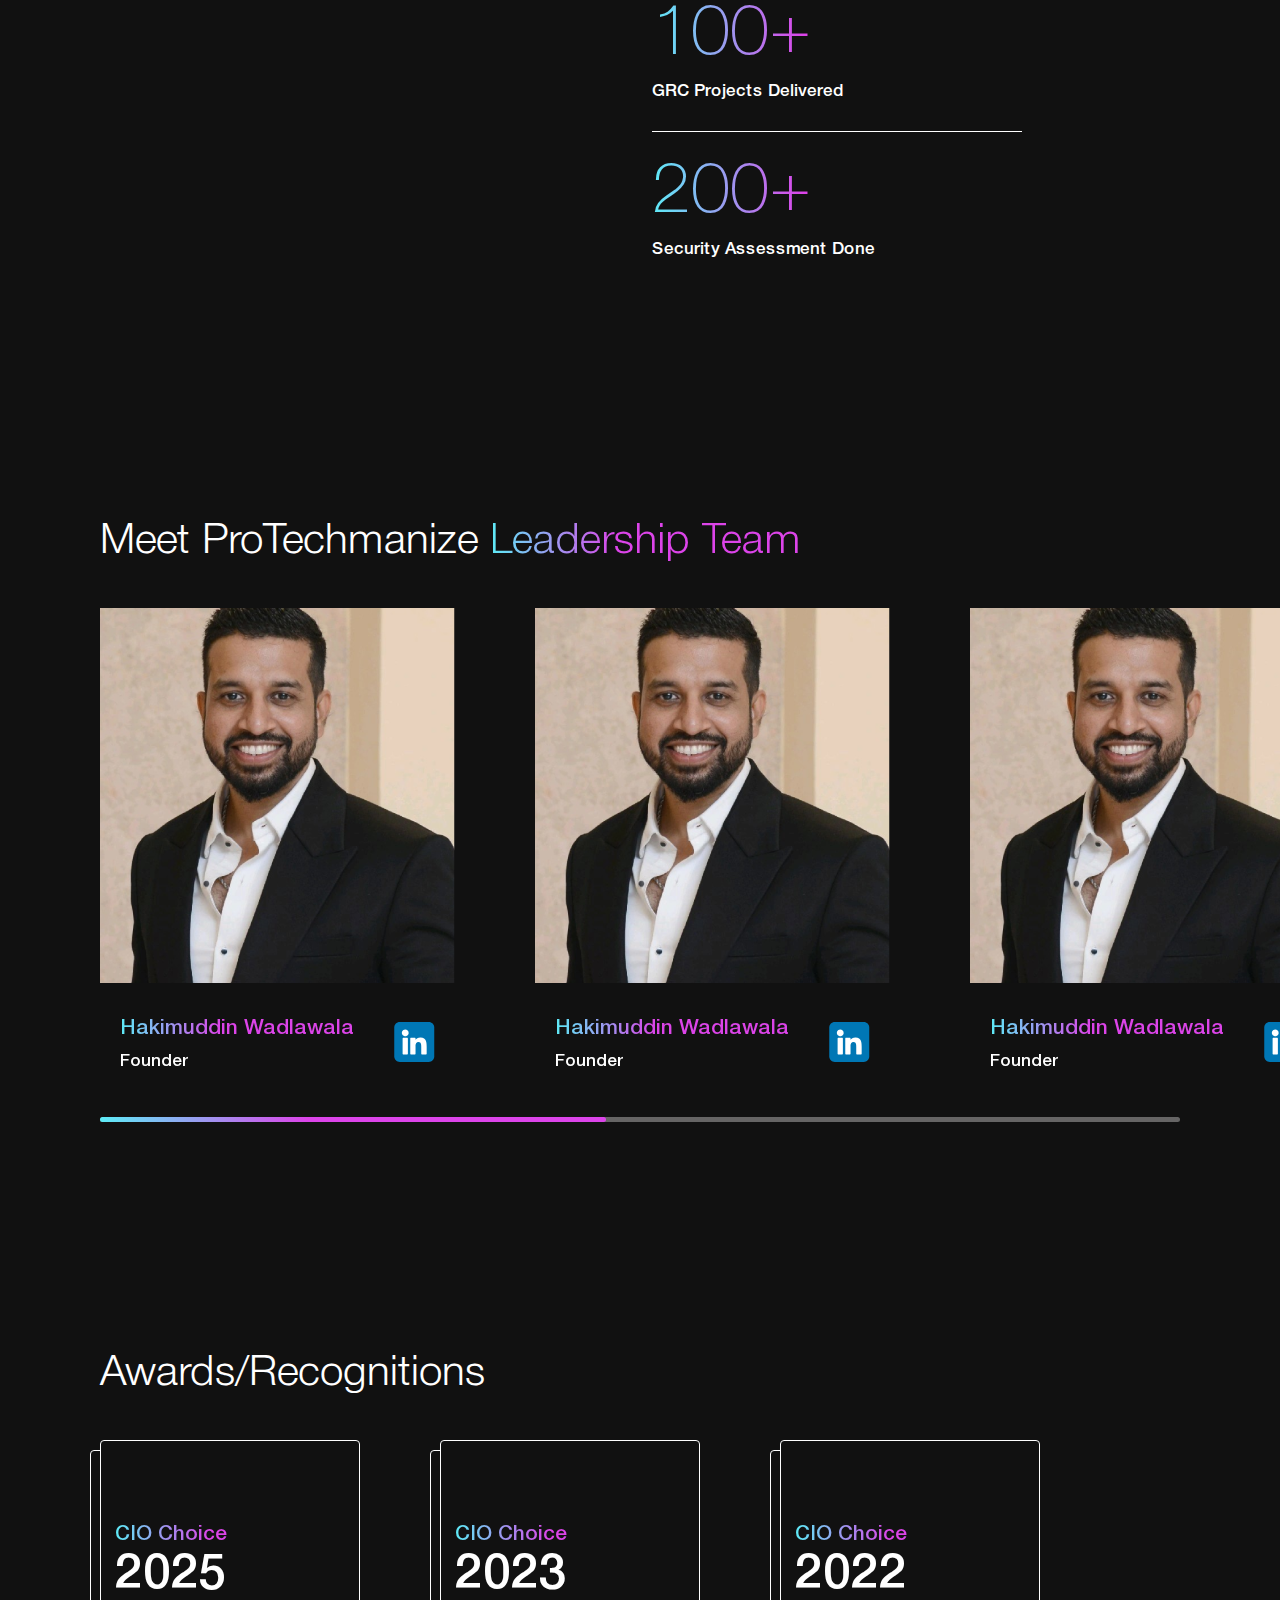
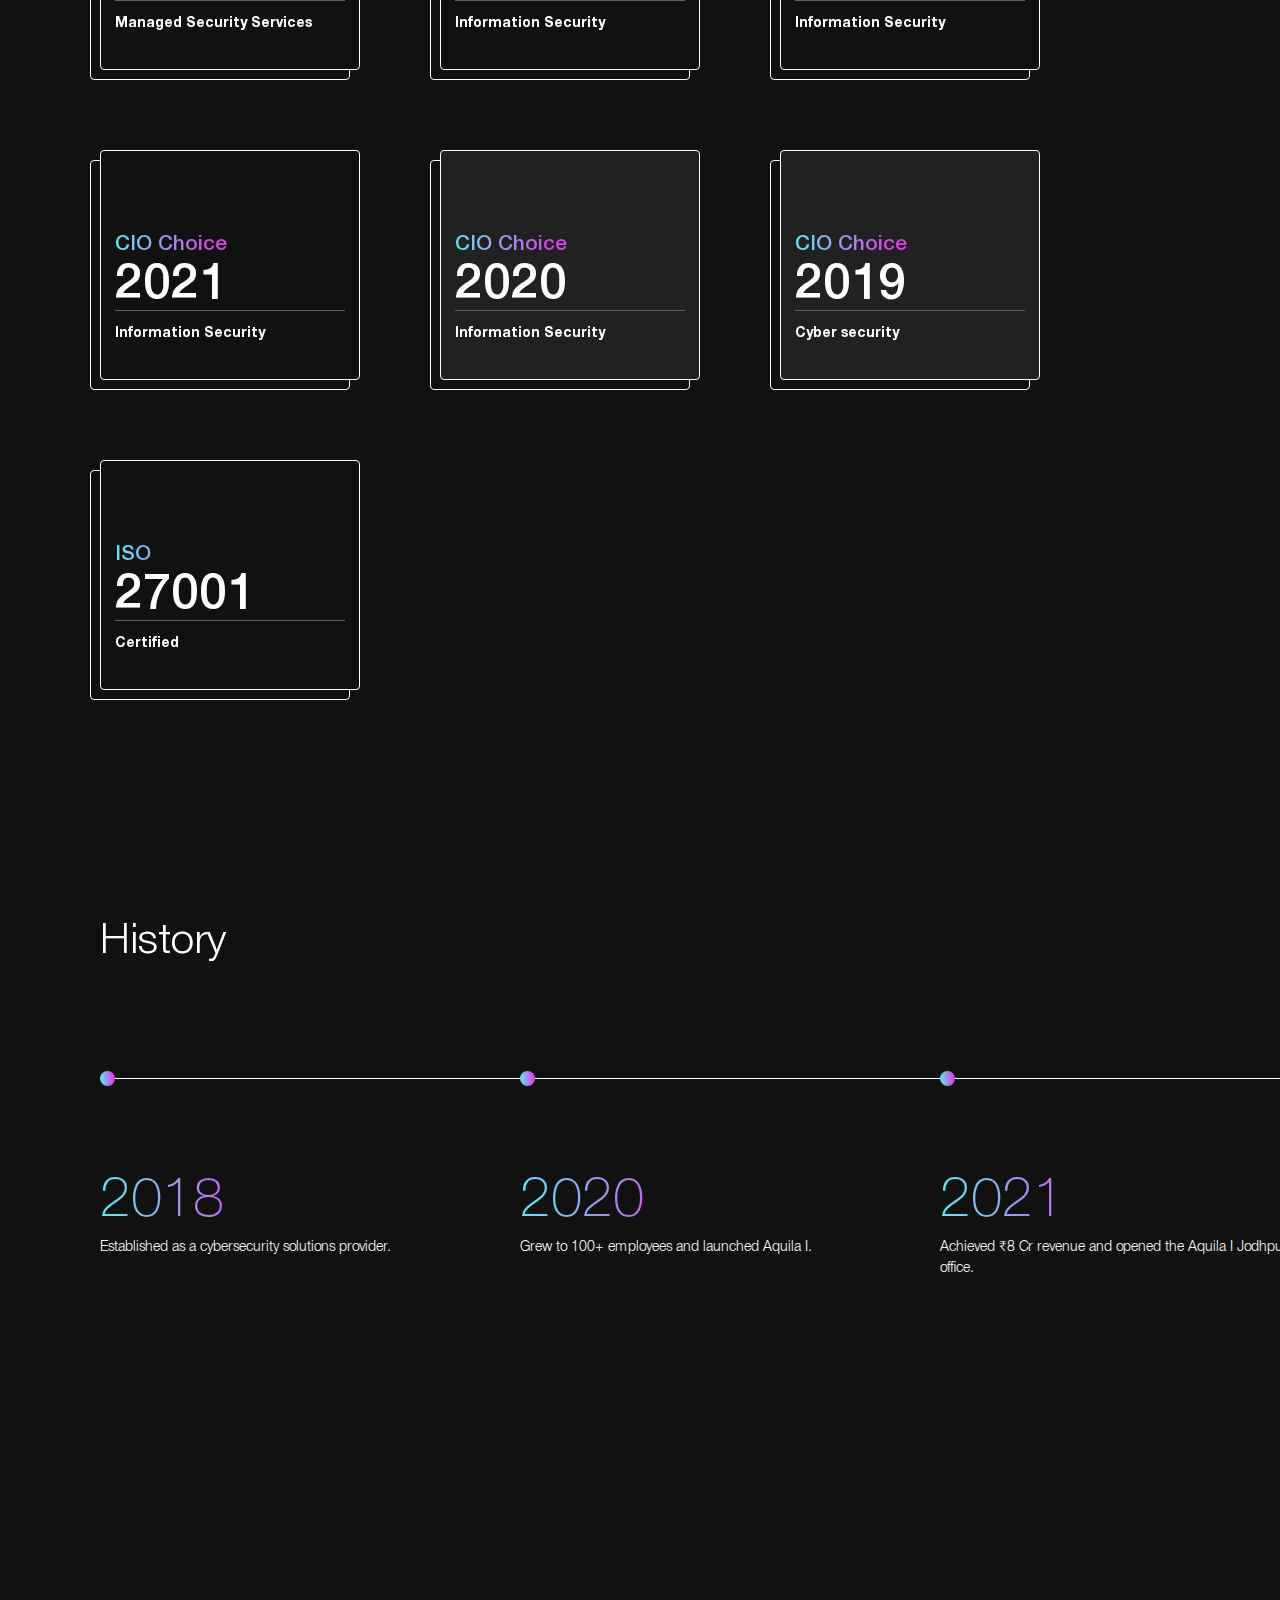
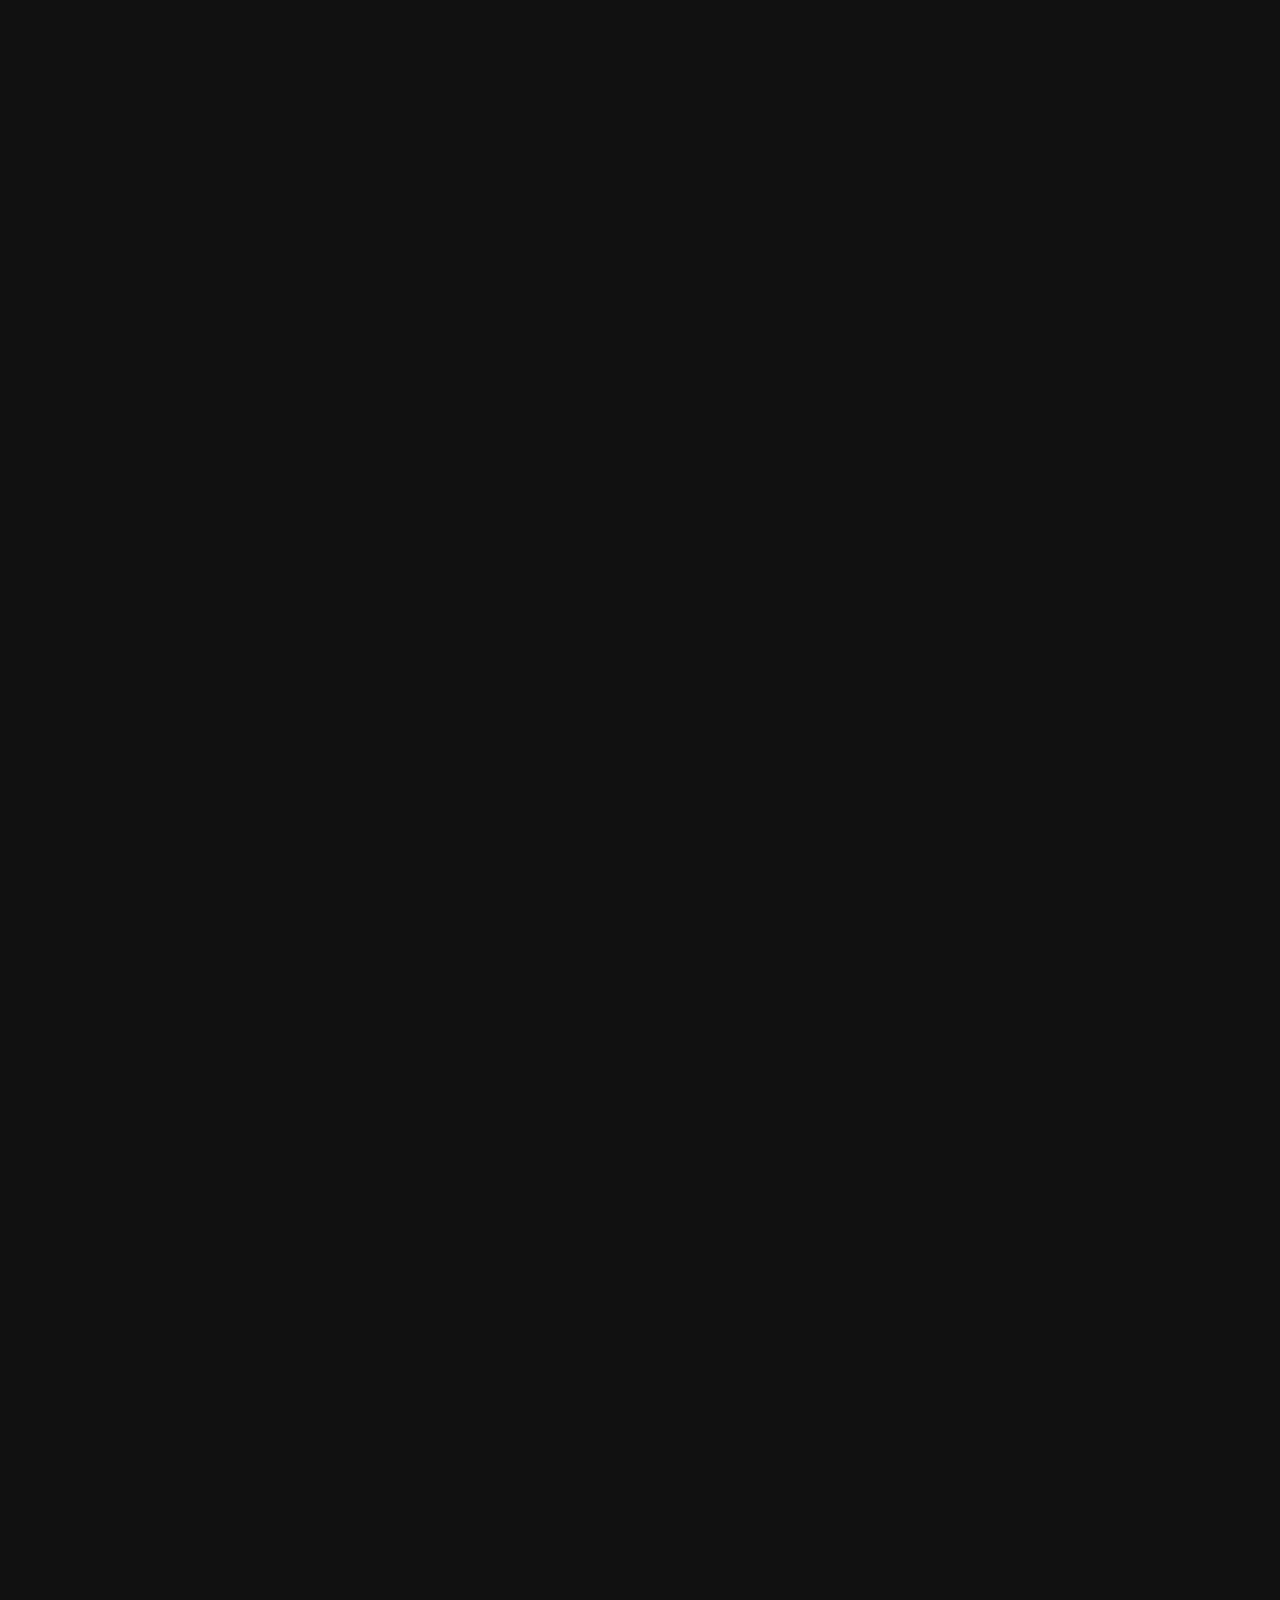
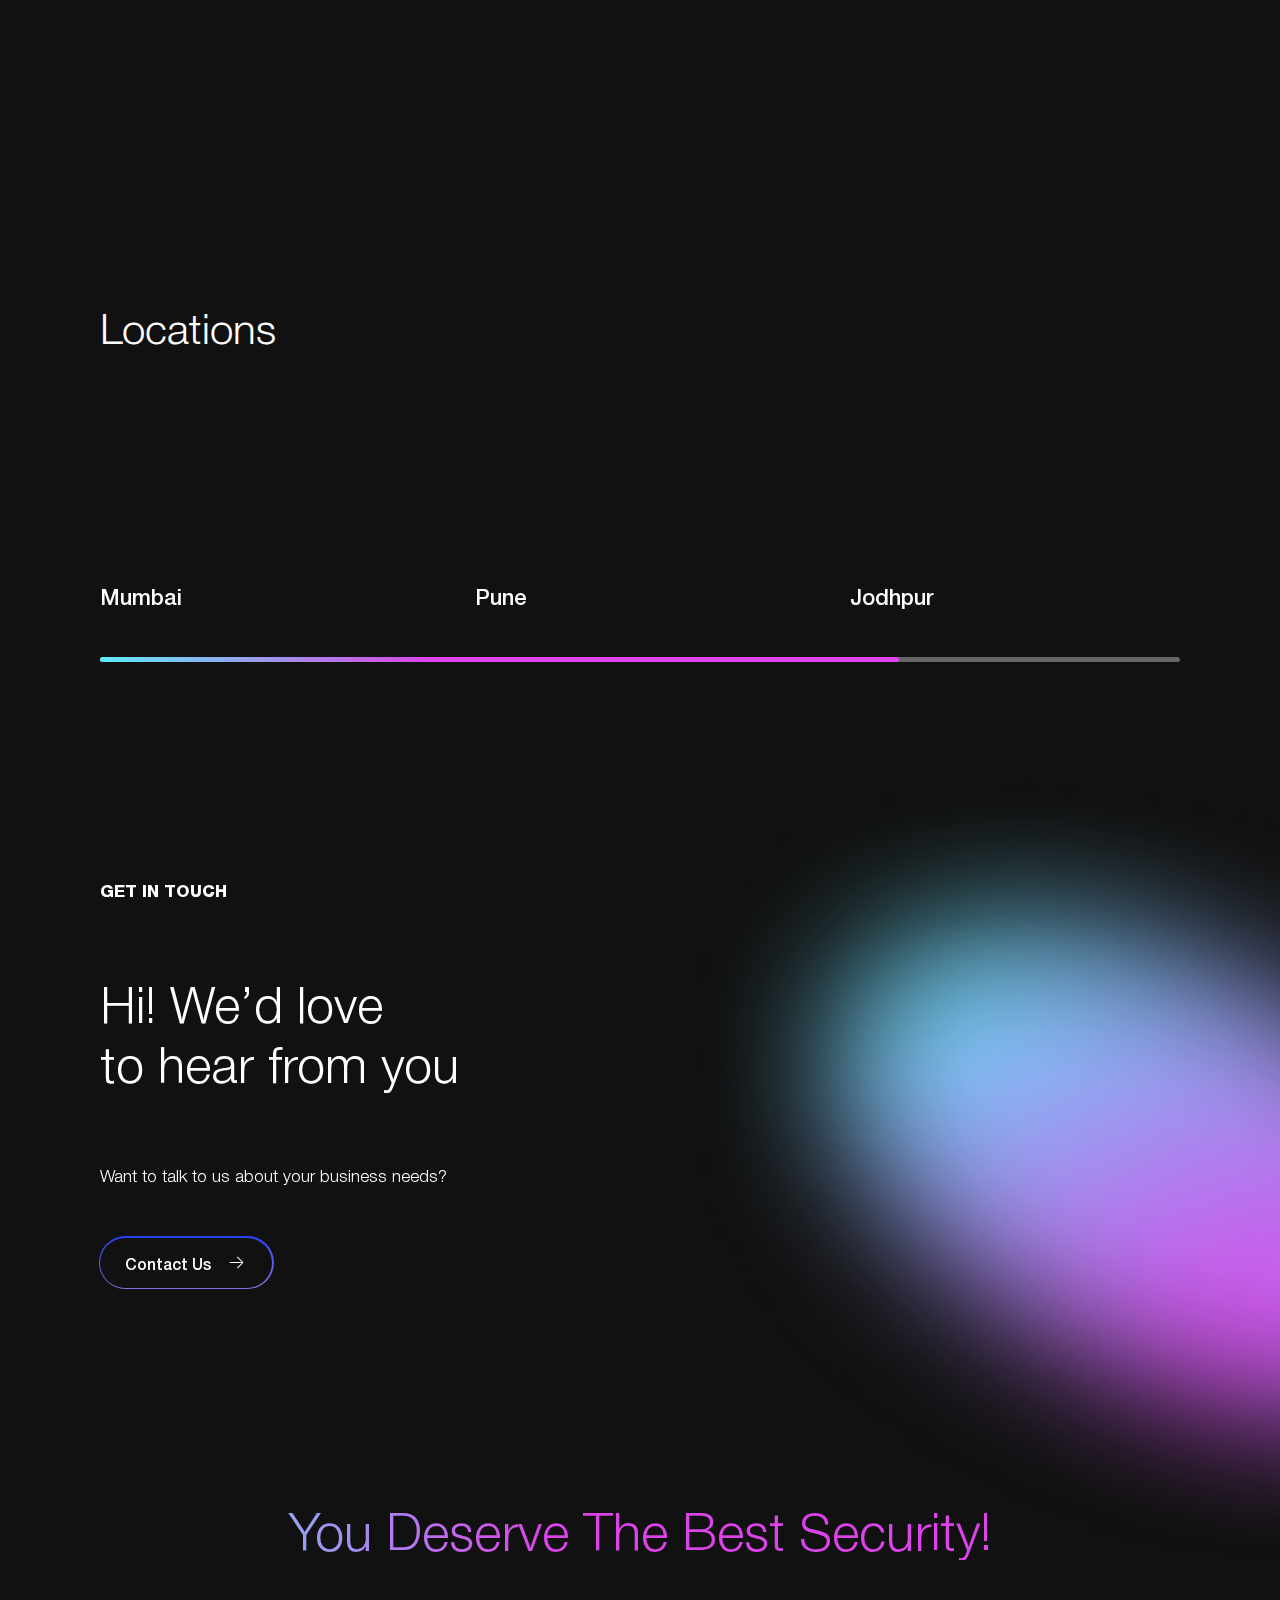
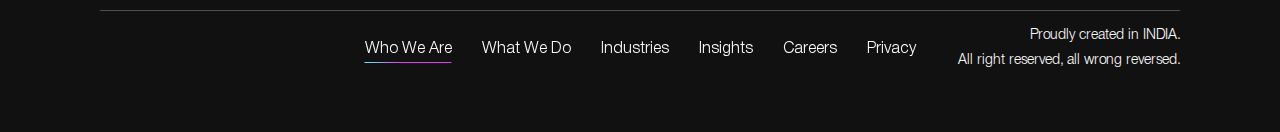
<file: who-we-are.html>
<!DOCTYPE html>
<html lang="en" data-theme="dark">

<head>
  <meta charset="utf-8">
  <meta http-equiv="X-UA-Compatible" content="IE=edge">
  <meta name="viewport" content="width=device-width, initial-scale=1, maximum-scale=1">
  <link rel="shortcut icon" href="#">
  <title>ProTechmanize</title>
  <link rel="stylesheet" href="css/bootstrap.min.css">
  <link rel="stylesheet" href="css/owl.carousel.min.css">
  <link rel="stylesheet" href="css/owl.theme.default.min.css">
  <link rel="stylesheet" href="css/style.css">
  <script src="js/onload.js"></script>
</head>

<body>
  <!-- header -->
  <div class="header__wrap">
    <div class="header-line"></div>
    <div class="container-fluid">
      <!-- header top -->
      <div class="header__top">
        <!-- <div class="input-group search-group">
          <img src="images/icons/search-normal.svg" class="img-fluid" alt="" loading="lazy">
          <input type="text" class="form-control" placeholder="Search...">
          <button class="btn p-1" id="close-search-grp"><img src="images/icons/cross.svg" class="img-fluid"
              alt=""></button>
        </div>
        <div class="input-group country-select">
          <img src="images/icons/global.svg" class="img-fluid" alt="" loading="lazy">
          <select class="form-select">
            <option disabled>Country</option>
            <option value="1" selected>India</option>
            <option value="2">Australia</option>
            <option value="2">Africa</option>
          </select>
        </div> -->
        <label class="theme-switch">
          <input type="checkbox" hidden>
          <span class="slider"></span>
        </label>
      </div>
      <!-- /header top -->
      <!-- main header -->
      <header class="header">
        <nav class="navbar navbar-expand-lg navbar-dark">
          <div class="logo navbar-brand">
            <a href="homepage.html" class="d-block">
              <img src="images/logo/main-logo.svg" class="img-fluid dark-theme-logo" alt="" loading="eager">
              <img src="images/logo/main-logo-light.svg" class="img-fluid light-theme-logo" alt="" loading="eager">
            </a>
            <div class="logo-text">
              <span>
                .VAPT <br>
                .Network Security <br>
                .Cloud Security <br>
                .GRC <br>
                .SOC <br>
                .VAPT <br>
              </span>
            </div>
          </div>
          <div class="header__actions">
            <!-- <button class="btn p-1" id="search-btn"><img src="images/icons/search-normal.svg" class="img-fluid" alt=""
                loading="lazy"></button> -->
            <button class="navbar-toggler" type="button" data-bs-toggle="collapse" data-bs-target="#navbarNav"
              aria-controls="navbarNav" aria-expanded="false" aria-label="Toggle navigation">
              <span class="bar"></span>
              <span class="bar"></span>
              <span class="bar"></span>
            </button>
            <div class="search-box">
              <input type="text" class="form-control" placeholder="Search Here....">
              <button class="btn p-1" id="close-search-box"><img src="images/icons/cross.svg" class="img-fluid"
                  alt=""></button>
            </div>
          </div>

          <div class="collapse navbar-collapse" id="navbarNav">
            <div class="navbar-collapse__content">
              <ul class="navbar-nav">
                <li class="nav-item">
                  <a class="nav-link active" href="who-we-are.html">Who We Are</a>
                </li>
                <li class="nav-item">
                  <a class="nav-link" href="what-we-do.html">What We Do</a>
                </li>
                <li class="nav-item">
                  <a class="nav-link" href="industry.html">Industries</a>
                </li>
                <li class="nav-item">
                  <a class="nav-link" href="insights.html">Insights</a>
                </li>
                <li class="nav-item">
                  <a class="nav-link" href="careers.html">Careers</a>
                </li>
              </ul>
              <div class="contact-us">
                <a href="contact-us.html" class="btn btn-link">Contact Us</a>
              </div>
            </div>
            <div class="mobile-only-action">
              <!-- <div class="input-group country-select">
                <img src="images/icons/global.svg" class="img-fluid" alt="" loading="lazy">
                <select class="form-select">
                  <option disabled>Country</option>
                  <option value="1" selected>India</option>
                </select>
              </div> -->
              <label class="theme-switch-2">
                <input type="checkbox" hidden>
                <span class="slider"></span>
              </label>
            </div>
          </div>
        </nav>
      </header>
      <!-- /main header -->
    </div>
  </div>

  <div class="who-we-are">
    <!-- breadcrumb -->
    <div class="container-fluid">
      <nav aria-label="breadcrumb">
        <ol class="breadcrumb">
          <li class="breadcrumb-item"><a href="homepage.html">Home</a></li>
          <li class="breadcrumb-item active" aria-current="page">Who We Are</li>
        </ol>
      </nav>
    </div>

    <!-- inner-page-banner -->
    <section class="inner-page-banner">
      <div class="container-fluid">
        <div class="inner-page-banner__top">
          <h2 class="inner-page-title"><span>Who We Are</span></h2>
          <p>We help businesses thrive in a digital-first world by securing their most valuable assets. With a strong
            foundation in cybersecurity expertise and a focus on strategic consulting, we combine innovation,
            cutting-edge technology, and human-centric approaches to deliver tangible value. From protecting your data
            to ensuring compliance and building trust, we empower you to reimagine your business with security at its
            core.</p>
        </div>
        <div class="who-we-are__banner">
          <img src="images/banner/who-we-are-banner.png" class="img-fluid" alt="">
          <ul class="list-unstyled mb-0">
            <li>
              <div class="card">
                <div class="card-body">
                  <h3>CERT-In <br>Empanelled</h3>
                </div>
              </div>
              <div class="card">
                <div class="card-body">
                  <h3>GDPR <br>Certified</h3>
                </div>
              </div>
            </li>
            <li>
              <div class="card">
                <div class="card-body">
                  <h3>SOC 2 Type II <br>Certified</h3>
                </div>
              </div>
              <div class="card">
                <div class="card-body">
                  <h3>ISO 27001 <br>Certified</h3>
                </div>
              </div>
            </li>
          </ul>
        </div>
      </div>
    </section>

    <!-- at-a-glance -->
    <section class="at-a-glance">
      <div class="container-fluid">
        <div class="row">
          <div class="col-md-6">
            <div class="at-a-glance__title">
              <h2>ProTechmanize <br>at a Glance</h2>
            </div>
          </div>
          <div class="col-md-6">
            <div class="at-a-glance__shadow at-a-glance__shadow--top"></div>
            <ul class="list-unstyled mb-0">
              <li>
                <h3>500+</h3>
                <p>Cybersecurity Experts</p>
              </li>
              <li>
                <h3>2 Billion</h3>
                <p>Security Events Analyzed Per Day</p>
              </li>
              <li>
                <h3>100+</h3>
                <p>Happy Customers</p>
              </li>
              <li>
                <h3>100+</h3>
                <p>GRC Projects Delivered</p>
              </li>
              <li>
                <h3>200+</h3>
                <p>Security Assessment Done</p>
              </li>
            </ul>
            <div class="at-a-glance__shadow at-a-glance__shadow--bottom"></div>
          </div>
        </div>
      </div>
    </section>

    <!-- leadership-team -->
    <section class="leadership-team">
      <div class="container-fluid">
        <h3 class="section-title mb-5">Meet ProTechmanize <span>Leadership Team</span></h3>
      </div>
      <div class="drag-scroll-container">
        <div class="content">
          <div class="item">
            <img src="images/team-member.png" class="item-img img-fluid" alt="" loading="lazy">
            <div class="item-footer">
              <div>
                <h5>Hakimuddin Wadlawala</h5>
                <span>Founder</span>
              </div>
              <a href="javascript:void(0);"><img src="images/icons/linkedin.svg" class="img-fluid" alt=""></a>
            </div>
          </div>
          <div class="item">
            <img src="images/team-member.png" class="item-img img-fluid" alt="" loading="lazy">
            <div class="item-footer">
              <div>
                <h5>Hakimuddin Wadlawala</h5>
                <span>Founder</span>
              </div>
              <a href="javascript:void(0);"><img src="images/icons/linkedin.svg" class="img-fluid" alt=""></a>
            </div>
          </div>
          <div class="item">
            <img src="images/team-member.png" class="item-img img-fluid" alt="" loading="lazy">
            <div class="item-footer">
              <div>
                <h5>Hakimuddin Wadlawala</h5>
                <span>Founder</span>
              </div>
              <a href="javascript:void(0);"><img src="images/icons/linkedin.svg" class="img-fluid" alt=""></a>
            </div>
          </div>
          <div class="item">
            <img src="images/team-member.png" class="item-img img-fluid" alt="" loading="lazy">
            <div class="item-footer">
              <div>
                <h5>Hakimuddin Wadlawala</h5>
                <span>Founder</span>
              </div>
              <a href="javascript:void(0);"><img src="images/icons/linkedin.svg" class="img-fluid" alt=""></a>
            </div>
          </div>
          <div class="item">
            <img src="images/team-member.png" class="item-img img-fluid" alt="" loading="lazy">
            <div class="item-footer">
              <div>
                <h5>Hakimuddin Wadlawala</h5>
                <span>Founder</span>
              </div>
              <a href="javascript:void(0);"><img src="images/icons/linkedin.svg" class="img-fluid" alt=""></a>
            </div>
          </div>
          <div class="item">
            <img src="images/team-member.png" class="item-img img-fluid" alt="" loading="lazy">
            <div class="item-footer">
              <div>
                <h5>Hakimuddin Wadlawala</h5>
                <span>Founder</span>
              </div>
              <a href="javascript:void(0);"><img src="images/icons/linkedin.svg" class="img-fluid" alt=""></a>
            </div>
          </div>
        </div>
        <div class="custom-scrollbar">
          <div class="thumb"></div>
        </div>
      </div>
    </section>

    <!-- awards-recognitions -->
    <section class="awards-recognitions">
      <div class="container-fluid">
        <h3 class="section-title mb-5">Awards/Recognitions</h3>
        <ul class="list-unstyled mb-0">
          <li>
            <div class="awards-recognitions__content">
              <div class="awards-recognitions__content--front">
                <h5>CIO Choice</h5>
                <h3>2025</h3>
                <p>Managed Security Services</p>
              </div>
              <div class="awards-recognitions__content--back">
                <img src="images/cio-awards/2025.png" class="img-fluid" alt="">
              </div>
            </div>
          </li>
          <li>
            <div class="awards-recognitions__content">
              <div class="awards-recognitions__content--front">
                <h5>CIO Choice</h5>
                <h3>2023</h3>
                <p>Information Security</p>
              </div>
              <div class="awards-recognitions__content--back">
                <img src="images/cio-awards/2023.png" class="img-fluid" alt="">
              </div>
            </div>
          </li>
          <li>
            <div class="awards-recognitions__content">
              <div class="awards-recognitions__content--front">
                <h5>CIO Choice</h5>
                <h3>2022</h3>
                <p>Information Security</p>
              </div>
              <div class="awards-recognitions__content--back">
                <img src="images/cio-awards/2022.png" class="img-fluid" alt="">
              </div>
            </div>
          </li>
          <li>
            <div class="awards-recognitions__content">
              <div class="awards-recognitions__content--front">
                <h5>CIO Choice</h5>
                <h3>2021</h3>
                <p>Information Security</p>
              </div>
              <div class="awards-recognitions__content--back">
                <img src="images/cio-awards/2021.png" class="img-fluid" alt="">
              </div>
            </div>
          </li>
          <li class="special">
            <div class="awards-recognitions__content">
              <div class="awards-recognitions__content--front">
                <h5>CIO Choice</h5>
                <h3>2020</h3>
                <p>Information Security</p>
              </div>
              <div class="awards-recognitions__content--back">
                <img src="images/cio-awards/2020.png" class="img-fluid" alt="">
              </div>
            </div>
          </li>
          <li class="special">
            <div class="awards-recognitions__content">
              <div class="awards-recognitions__content--front">
                <h5>CIO Choice</h5>
                <h3>2019</h3>
                <p>Cyber security</p>
              </div>
              <div class="awards-recognitions__content--back">
                <img src="images/cio-awards/cio-2019-award.png" class="img-fluid" alt="">
              </div>
            </div>
          </li>
          <li>
            <div class="awards-recognitions__content">
              <div class="awards-recognitions__content--front">
                <h5>ISO</h5>
                <h3>27001</h3>
                <p>Certified</p>
              </div>
              <div class="awards-recognitions__content--back">
                <img src="images/cio-awards/iso-27001.png" class="img-fluid" alt="">
              </div>
            </div>
          </li>
        </ul>
      </div>
    </section>

    <!-- history -->
    <section class="history">
      <div class="container-fluid history-title">
        <h3 class="section-title mb-0">History</h3>
      </div>
      <div class="pinned-scroll" id="pinned-section">
        <div class="horizontal-scroll">
          <div class="content" id="scroll-container">
            <div class="item">
              <h3>2018</h3>
              <p>Established as a cybersecurity solutions provider.</p>
            </div>
            <div class="item">
              <h3>2020</h3>
              <p>Grew to 100+ employees and launched Aquila I.</p>
            </div>
            <div class="item">
              <h3>2021</h3>
              <p>Achieved ₹8 Cr revenue and opened the Aquila I Jodhpur office.</p>
            </div>
            <div class="item">
              <h3>2022</h3>
              <p>Expanded to 200+ employees, reached ₹16 Cr revenue, secured CERT-In empanelment & ISO 27001 certification, and launched SOC as a Service.</p>
            </div>
            <div class="item">
              <h3>2023</h3>
              <p>Surpassed 300+ employees, achieved ₹34 Cr+ revenue, and launched the Dubai office.</p>
            </div>
            <div class="item">
              <h3>2024</h3>
              <p>Strengthened workforce to 400+ employees, crossed ₹70 Cr revenue, launched the Pune office, and moved to a larger Mumbai office.</p>
            </div>
            <div class="item">
              <h3>2025</h3>
              <p>Expanded to 500+ employees and ₹120 Cr revenue.</p>
            </div>
          </div>
        </div>
        <!-- <div class="custom-scrollbar">
          <div class="thumb"></div>
        </div> -->
      </div>
    </section>

    <!-- locations -->
    <section class="locations">
      <div class="container-fluid">
        <h3 class="section-title mb-5">Locations</h3>
        <div class="drag-scroll-container">
          <div class="locations__content-wrap content">
            <div class="locations__content">
              <img src="images/locations/mumbai.png" class="img-fluid" alt="" loading="lazy">
              <span>Mumbai</span>
            </div>
            <div class="locations__content">
              <img src="images/locations/Pune.png" class="img-fluid" alt="" loading="lazy">
              <span>Pune</span>
            </div>
            <div class="locations__content">
              <img src="images/locations/Jodhpur.jpg" class="img-fluid" alt="" loading="lazy">
              <span>Jodhpur</span>
            </div>
            <div class="locations__content">
              <img src="images/locations/dubai.png" class="img-fluid" alt="" loading="lazy">
              <span>Dubai</span>
            </div>
          </div>
          <div class="custom-scrollbar">
            <div class="thumb"></div>
          </div>
        </div>
        <div class="locations__action d-none">
          <button class="btn locations__action-scroll-left"><img src="images/icons/long-arrow-left.svg" alt=""></button>
          <button class="btn locations__action-scroll-right"><img src="images/icons/long-arrow-right.svg"
              alt=""></button>
        </div>
      </div>
    </section>

    <!-- get-in-touch -->
    <section class="get-in-touch">
      <div class="container-fluid">
        <div class="get-in-touch__content">
          <h5>GET IN TOUCH</h5>
          <h3>Hi! We’d love <br>
            to hear from you</h3>
          <p>Want to talk to us about your business needs?</p>
          <a href="contact-us.html" class="btn btn-link">Contact Us <img src="images/icons/long-arrow-right.svg"
              alt="" loading="lazy"></a>
        </div>
      </div>
      <img src="images/get-in-touch-bg.png" class="img-fluid float-img" alt="">
    </section>
  </div>

  <!-- footer -->
  <section class="footer__wrap">
    <div class="container-fluid">
      <h2>You Deserve The Best Security!</h2>
      <footer class="footer">
        <div class="social-links">
          <ul class="navbar-nav">
            <li class="nav-item">
              <a class="nav-link" href="javascript:void(0);">
                <img src="images/social-icon/Twitter.svg" class="img-fluid" alt="" loading="lazy">
              </a>
            </li>
            <li class="nav-item">
              <a class="nav-link" href="javascript:void(0);">
                <img src="images/social-icon/LinkedIn.svg" class="img-fluid" alt="" loading="lazy">
              </a>
            </li>
            <li class="nav-item">
              <a class="nav-link" href="javascript:void(0);">
                <img src="images/social-icon/FB.svg" class="img-fluid" alt="" loading="lazy">
              </a>
            </li>
            <li class="nav-item">
              <a class="nav-link" href="javascript:void(0);">
                <img src="images/social-icon/Insta.svg" class="img-fluid" alt="" loading="lazy">
              </a>
            </li>
          </ul>
        </div>
        <div class="footer__links">
          <ul class="navbar-nav">
            <li class="nav-item">
              <a class="nav-link active" href="who-we-are.html">Who We Are</a>
            </li>
            <li class="nav-item">
              <a class="nav-link" href="what-we-do.html">What We Do</a>
            </li>
            <li class="nav-item">
              <a class="nav-link" href="industry.html">Industries</a>
            </li>
            <li class="nav-item">
              <a class="nav-link" href="insights.html">Insights</a>
            </li>
            <li class="nav-item">
              <a class="nav-link" href="careers.html">Careers</a>
            </li>
            <li class="nav-item">
              <a class="nav-link" href="privacy-policy.html">Privacy</a>
            </li>
          </ul>
        </div>
        <div class="copyright">
          Proudly created in INDIA.<br>
          All right reserved, all wrong reversed.
        </div>
      </footer>
    </div>
  </section>

  <script src="js/jquery.min.js"></script>
  <script src="js/owl.carousel.min.js"></script>
  <script src="js/bootstrap.bundle.min.js"></script>
  <script src="js/custom.js"></script>
</body>

</html>
</file>
